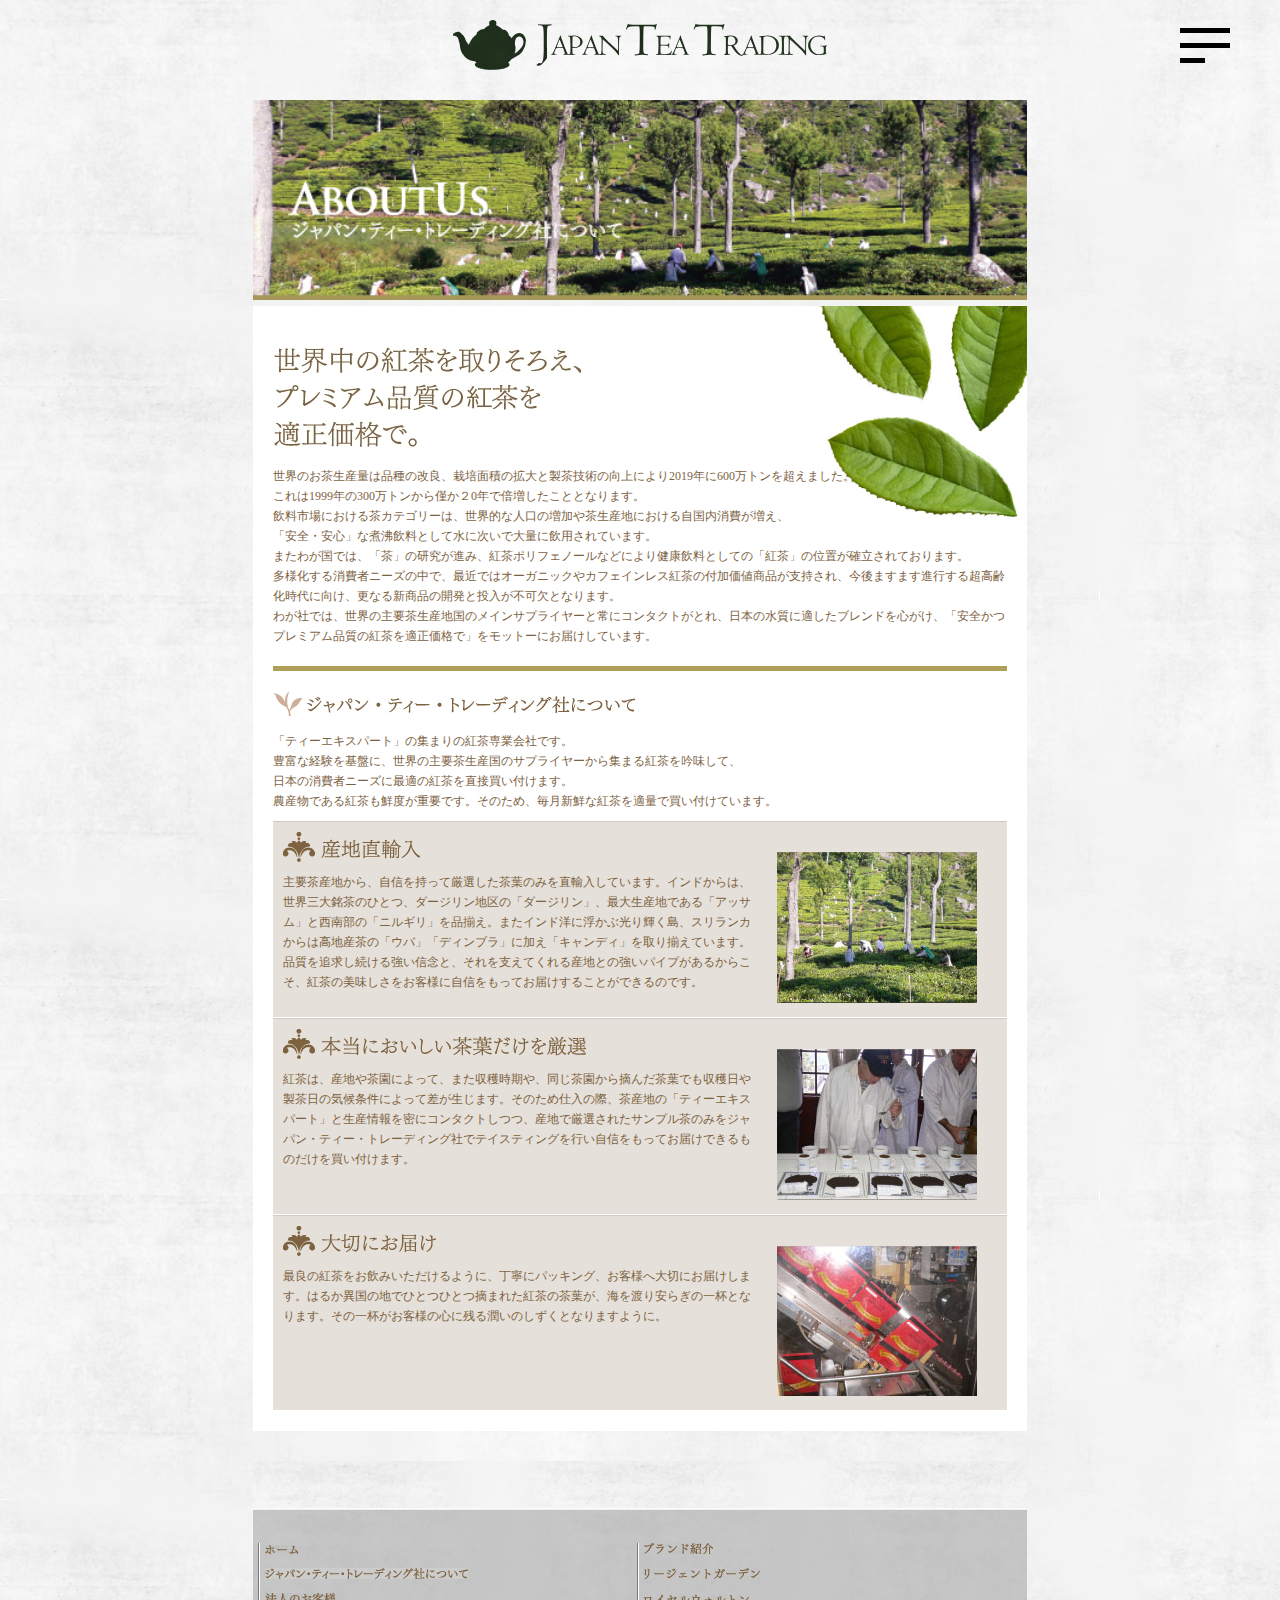
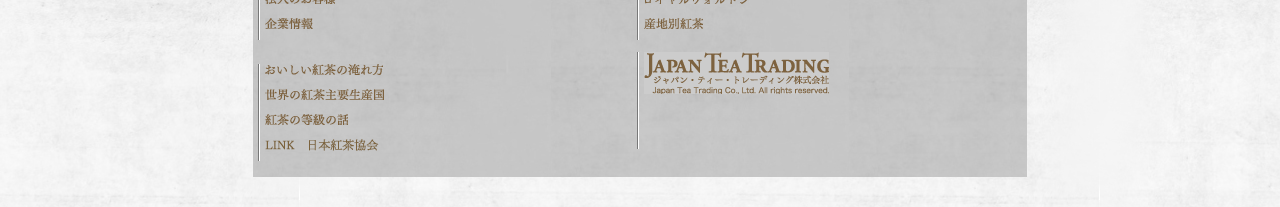
<file: aboutus.html>
<!DOCTYPE html>
<html lang="en">
	<head>
		<meta charset="UTF-8">
		<meta http-equiv="X-UA-Compatible" content="IE=edge">
		<meta name="viewport" content="width=device-width, initial-scale=1.0">
		<title>Tea</title>
		<link href="./assets/css/common.css" rel="stylesheet" type="text/css" />
		<link href="./assets/css/place.css" rel="stylesheet" type="text/css" />
	</head>
	<body>
		<header>
			<div>
				<a href="./index.html"><img src="./assets/img/logo.svg" alt="logo"></a>
				
				<div class="menu-btn sp" onclick="menuClick(this)">
					<span></span>
					<span></span>
					<span></span>
				</div>
			</div>
		</header>
		<div class="menu" onclick="menuClose()">
			<div><a href="./index.html">ホーム</a></div>
			<div><a href="./aboutus.html">ジャパン•ティー•トレーディング社について</a></div>
			<div><a href="./brand.html">ブランド紹介</a></div>
			<div><a href="./forcompany.html">法人のお客様</a></div>
			<div><a href="./profile.html">会社情報</a></div>
			<div><a href="./form.html">お問い合わせ</a></div>
		</div>
		<div id="wrapper">
			<div id="container">
				<div id="contents">
					<h2 class="banner-img">
						<img src="./assets/img/header_about.jpg" alt="企業情報" width="640" height="165">
					</h2>
					<div id="content_page" class="pro_bg">
						<h3 class="marginttop_20">
							<img src="./assets/img/h3_greeting1.jpg" alt="安全かつ上質のお茶を適正価格で" >
						</h3>
						<p class="read">
							世界のお茶生産量は品種の改良、栽培面積の拡大と製茶技術の向上により2019年に600万トンを超えました。<br>
							これは1999年の300万トンから僅か２0年で倍増したこととなります。<br>
							飲料市場における茶カテゴリーは、世界的な人口の増加や茶生産地における自国内消費が増え、<br>
							「安全・安心」な煮沸飲料として水に次いで大量に飲用されています。<br>
							またわが国では、「茶」の研究が進み、紅茶ポリフェノールなどにより健康飲料としての「紅茶」の位置が確立されております。<br>
							多様化する消費者ニーズの中で、最近ではオーガニックやカフェインレス紅茶の付加価値商品が支持され、今後ますます進行する超高齢化時代に向け、更なる新商品の開発と投入が不可欠となります。<br>
							わが社では、世界の主要茶生産地国のメインサプライヤーと常にコンタクトがとれ、日本の水質に適したブレンドを心がけ、「安全かつプレミアム品質の紅茶を適正価格で」をモットーにお届けしています。
						</p>
						<div class="about_bar2"></div>
						<h3><img src="./assets/img/h3_greeting2.jpg"></h3>
						<p class="about_tex">
							「ティーエキスパート」の集まりの紅茶専業会社です。<br />
							豊富な経験を基盤に、世界の主要茶生産国のサプライヤーから集まる紅茶を吟味して、<br />
							日本の消費者ニーズに最適の紅茶を直接買い付けます。<br />
							農産物である紅茶も鮮度が重要です。そのため、毎月新鮮な紅茶を適量で買い付けています。
						</p>
						<div class="about_box1">
							<div class="left">
								<h3><img src="./assets/img/about_tit01.jpg"></h3>
								<p>
									主要茶産地から、自信を持って厳選した茶葉のみを直輸入しています。インドからは、世界三大銘茶のひとつ、ダージリン地区の「ダージリン」、最大生産地である「アッサム」と西南部の「ニルギリ」を品揃え。またインド洋に浮かぶ光り輝く島、スリランカからは高地産茶の「ウバ」「ディンブラ」に加え「キャンディ」を取り揃えています。品質を追求し続ける強い信念と、それを支えてくれる産地との強いパイプがあるからこそ、紅茶の美味しさをお客様に自信をもってお届けすることができるのです。
								</p>
							</div>
							<div class="right"><img src="./assets/img/photo01.jpg"></div>
							<div class="crea"></div>
						</div>
						<div class="about_box1">
							<div class="left">
								<h3><img src="./assets/img/about_tit02.jpg"></h3>
								<p>
									紅茶は、産地や茶園によって、また収穫時期や、同じ茶園から摘んだ茶葉でも収穫日や製茶日の気候条件によって差が生じます。そのため仕入の際、茶産地の「ティーエキスパート」と生産情報を密にコンタクトしつつ、産地で厳選されたサンプル茶のみをジャパン・ティー・トレーディング社でテイスティングを行い自信をもってお届けできるものだけを買い付けます。
								</p>
							</div>
							<div class="right"><img src="./assets/img/photo02.jpg"></div>
							<div class="crea"></div>
						</div>
						<div class="about_box1">
							<div class="left">
								<h3><img src="./assets/img/about_tit03.jpg"></h3>
								<p>最良の紅茶をお飲みいただけるように、丁寧にパッキング、お客様へ大切にお届けします。はるか異国の地でひとつひとつ摘まれた紅茶の茶葉が、海を渡り安らぎの一杯となります。その一杯がお客様の心に残る潤いのしずくとなりますように。</p>
							</div>
							<div class="right"><img src="./assets/img/photo03.jpg"></div>
							<div class="crea"></div>
						</div>
					</div>
				</div>
				<div class="crea"></div>
			</div>
		</div>
		<div class="crea"></div>
		<div id="footer">
			<div id="container" class="container">
				<div id="contents">
					<div id="footer_in1">
						<ul>
							<li><a href="./index.html"><img src="./assets/img/01.gif" width="34" height="9"></a></li>
							<li><a href="./aboutus.html"><img src="./assets/img/12.gif"></a></li>
							<li><a href="./forcompany.html"><img src="./assets/img/13.gif"></a></li>
							<li><a href="./profile.html"><img src="./assets/img/14.gif"></a></li>
						</ul>
						<ul>
							<li><a href="./brand.html"><img src="./assets/img/02.gif" width="69" height="11"></a></li>
							<li><a href="./regentgarden.html"><img src="./assets/img/03.gif"></a></li>
							<li><a href="./royalwalton.html"><img src="./assets/img/04.gif"></a></li>
							<li><a href="./businessuse.html"><img src="./assets/img/05.gif" width="59" height="11"></a></li>
						</ul>
						<ul>
							<li><a href="./content01.html"><img src="./assets/img/07.gif"></a></li>
							<li><a href="./content02.html"><img src="./assets/img/08.gif"></a></li>
							<li><a href="./content03.html"><img src="./assets/img/09.gif"></a></li>
							<li><a href="http://www.tea-a.gr.jp/" target="_blank"><img src="./assets/img/15.gif"></a></li>
						</ul>
						<div id="footer_logo">
							<img src="./assets/img/11.gif">
						</div>
						<div class="crea"></div>
					</div>
				</div>
			</div>
		</div>
		<script type="text/javascript">
			(function() {
				var request, b = document.body, c = 'className', cs = 'customize-support', rcs = new RegExp('(^|\\s+)(no-)?'+cs+'(\\s+|$)');

				request = true;

				b[c] = b[c].replace( rcs, '' );
				b[c] += ( window.postMessage && request ? ' ' : ' no-' ) + cs;
			}());
		</script>

		<script src="./assets/js/main.js"></script>
	</body>
</html>
</file>
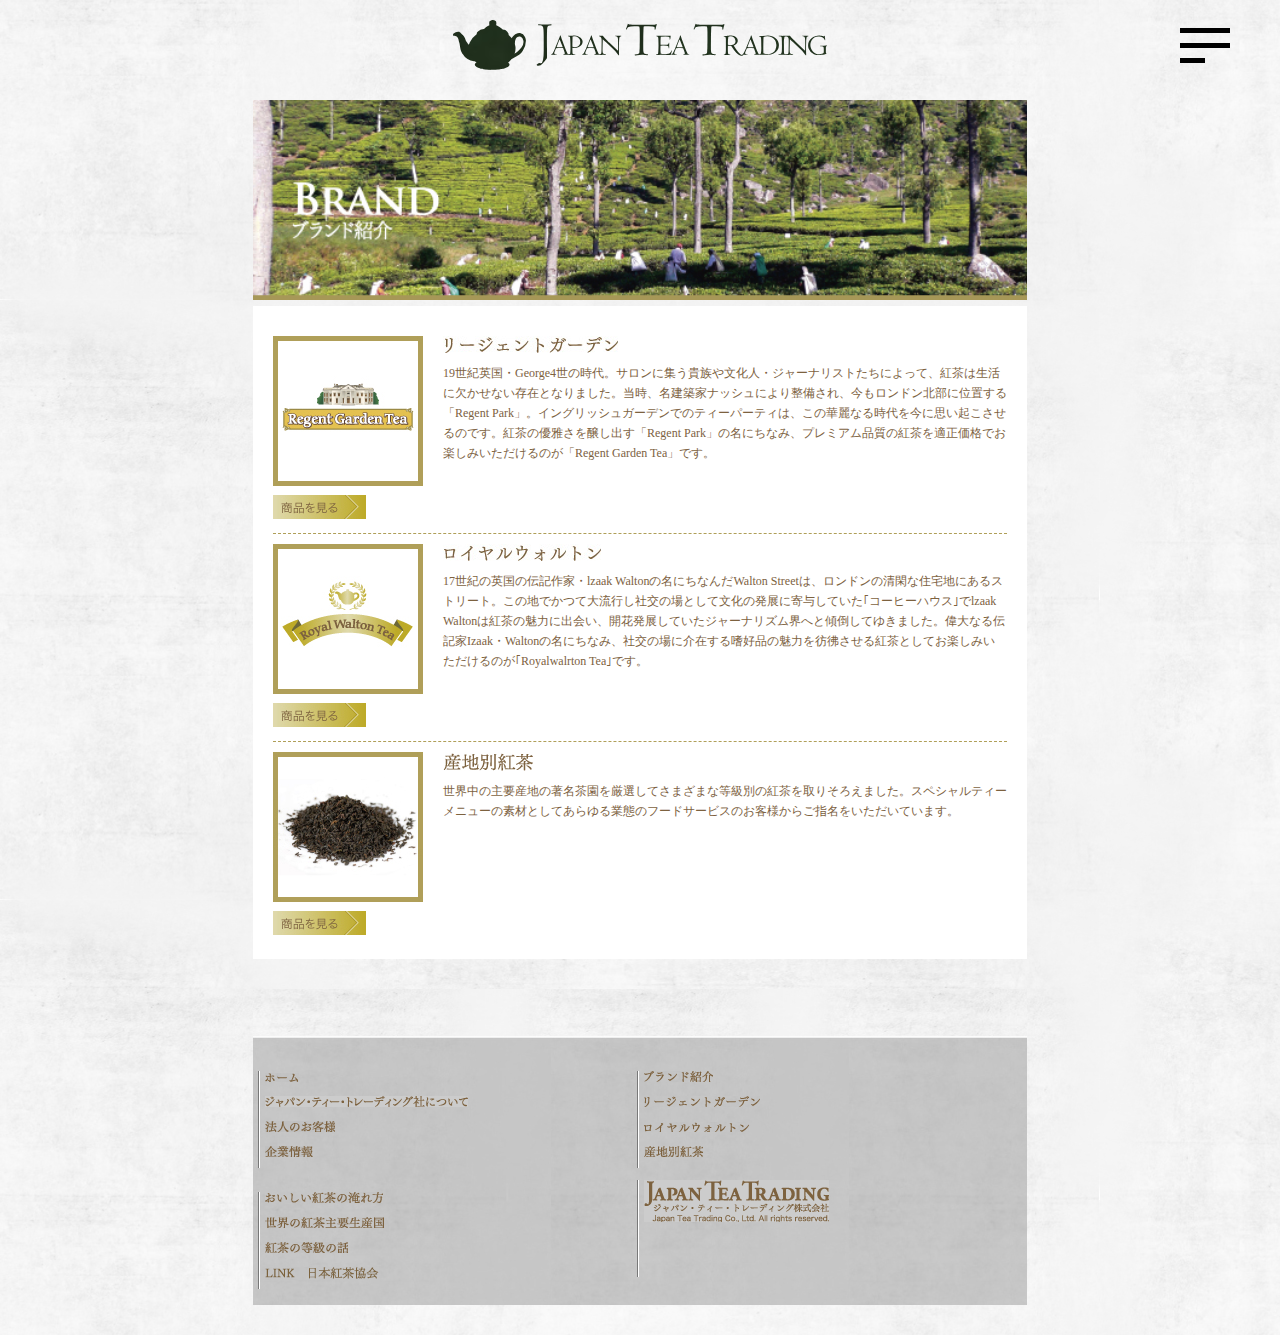
<file: brand.html>
<!DOCTYPE html>
<html lang="en">
	<head>
		<meta charset="UTF-8">
		<meta http-equiv="X-UA-Compatible" content="IE=edge">
		<meta name="viewport" content="width=device-width, initial-scale=1.0">
		<title>Tea</title>
		<link href="./assets/css/common.css" rel="stylesheet" type="text/css" />
		<link href="./assets/css/place.css" rel="stylesheet" type="text/css" />
	</head>
	<body>
		<header>
			<div>
				<a href="./index.html"><img src="./assets/img/logo.svg" alt="logo"></a>
				
				<div class="menu-btn sp" onclick="menuClick(this)">
					<span></span>
					<span></span>
					<span></span>
				</div>
			</div>
		</header>
		<div class="menu" onclick="menuClose()">
			<div><a href="./index.html">ホーム</a></div>
			<div><a href="./aboutus.html">ジャパン•ティー•トレーディング社について</a></div>
			<div><a href="./brand.html">ブランド紹介</a></div>
			<div><a href="./forcompany.html">法人のお客様</a></div>
			<div><a href="./profile.html">会社情報</a></div>
			<div><a href="./form.html">お問い合わせ</a></div>
		</div>

	<div id="wrapper">
		<div id="container">
			<div id="contents">
				<h2 class="banner-img"><img src="./assets/img/header_brand.jpg" alt="プレミアム品質の紅茶を適正価格で" width="640" height="165"></h2>
				<div id="content_page">
					<div class="brand_box">
						<div class="left"><a href="./regentgarden.html"><img src="./assets/img/brand_02.jpg"></a></p>
						<div class="brand_btn"><a href="./regentgarden.html"><img src="./assets/img/brand_btn.jpg"></a></div>
					</div>
					<div class="right">
						<h3><img src="./assets/img/brand_02_tit.jpg"></h3>
						<p>
							19世紀英国・George4世の時代。サロンに集う貴族や文化人・ジャーナリストたちによって、紅茶は生活に欠かせない存在となりました。当時、名建築家ナッシュにより整備され、今もロンドン北部に位置する「Regent Park」。イングリッシュガーデンでのティーパーティは、この華麗なる時代を今に思い起こさせるのです。紅茶の優雅さを醸し出す「Regent Park」の名にちなみ、プレミアム品質の紅茶を適正価格でお楽しみいただけるのが「Regent Garden Tea」です。
						</p>
					</div>
					<div class="crea"></div>
				</div>
				<div class="brand_bar2"></div>
					<div class="brand_box">
						<div class="left"><a href="./royalwalton.html"><img src="./assets/img/brand_01.jpg"></a></p>
						<div class="brand_btn"><a href="./royalwalton.html"><img src="./assets/img/brand_btn.jpg"></a></div>
					</div>
					<div class="right">
						<h3><img src="./assets/img/brand_01_tit.jpg"></h3>
						<p>17世紀の英国の伝記作家・lzaak Waltonの名にちなんだWalton Streetは、ロンドンの清閑な住宅地にあるストリート。この地でかつて大流行し社交の場として文化の発展に寄与していた｢コーヒーハウス｣でlzaak Waltonは紅茶の魅力に出会い、開花発展していたジャーナリズム界へと傾倒してゆきました。偉大なる伝記家Izaak・Waltonの名にちなみ、社交の場に介在する嗜好品の魅力を彷彿させる紅茶としてお楽しみいただけるのが｢Royalwalrton Tea｣です。</p>
					</div>
					<div class="crea"></div>
					</div>
						<div class="brand_bar2"></div>
						<div class="brand_box">
							<div class="left"><a href="./businessuse.html"><img src="./assets/img/brand_03.jpg"></a></p>
							<div class="brand_btn"><a href="./businessuse.html"><img src="./assets/img/brand_btn.jpg"></a></div>
						</div>
						<div class="right">
							<h3><img src="./assets/img/brand_03_tit.jpg"></h3>
							<p>
								世界中の主要産地の著名茶園を厳選してさまざまな等級別の紅茶を取りそろえました。スペシャルティーメニューの素材としてあらゆる業態のフードサービスのお客様からご指名をいただいています。
							</p>
						</div>
						<div class="crea"></div>
					</div>
				</div>
			</div>
			<div class="crea"></div>
		</div>
	</div>
	<div class="crea"></div>
	<div id="footer">
		<div id="container" class="container">
			<div id="contents">
				<div id="footer_in1">
					<ul>
						<li><a href="./index.html"><img src="./assets/img/01.gif" width="34" height="9"></a></li>
						<li><a href="./aboutus.html"><img src="./assets/img/12.gif"></a></li>
						<li><a href="./forcompany.html"><img src="./assets/img/13.gif"></a></li>
						<li><a href="./profile.html"><img src="./assets/img/14.gif"></a></li>
				</ul>
					<ul>
						<li><a href="./brand.html"><img src="./assets/img/02.gif" width="69" height="11"></a></li>
						<li><a href="./regentgarden.html"><img src="./assets/img/03.gif"></a></li>
						<li><a href="./royalwalton.html"><img src="./assets/img/04.gif"></a></li>
						<li><a href="./businessuse.html"><img src="./assets/img/05.gif" width="59" height="11"></a></li>
					</ul>
					<ul>
						<li><a href="./content01.html"><img src="./assets/img/07.gif"></a></li>
						<li><a href="./content02.html"><img src="./assets/img/08.gif"></a></li>
						<li><a href="./content03.html"><img src="./assets/img/09.gif"></a></li>
						<li><a href="http://www.tea-a.gr.jp/" target="_blank"><img src="./assets/img/15.gif"></a></li>
					</ul>
					<div id="footer_logo">
						<img src="./assets/img/11.gif">
					</div>
					<div class="crea"></div>
				</div>
			</div>
		</div>
	</div>
	<script type="text/javascript">
		(function() {
			var request, b = document.body, c = 'className', cs = 'customize-support', rcs = new RegExp('(^|\\s+)(no-)?'+cs+'(\\s+|$)');

			request = true;

			b[c] = b[c].replace( rcs, '' );
			b[c] += ( window.postMessage && request ? ' ' : ' no-' ) + cs;
		}());
	</script>

	<script src="./assets/js/main.js"></script>
</body>
</html>
</file>
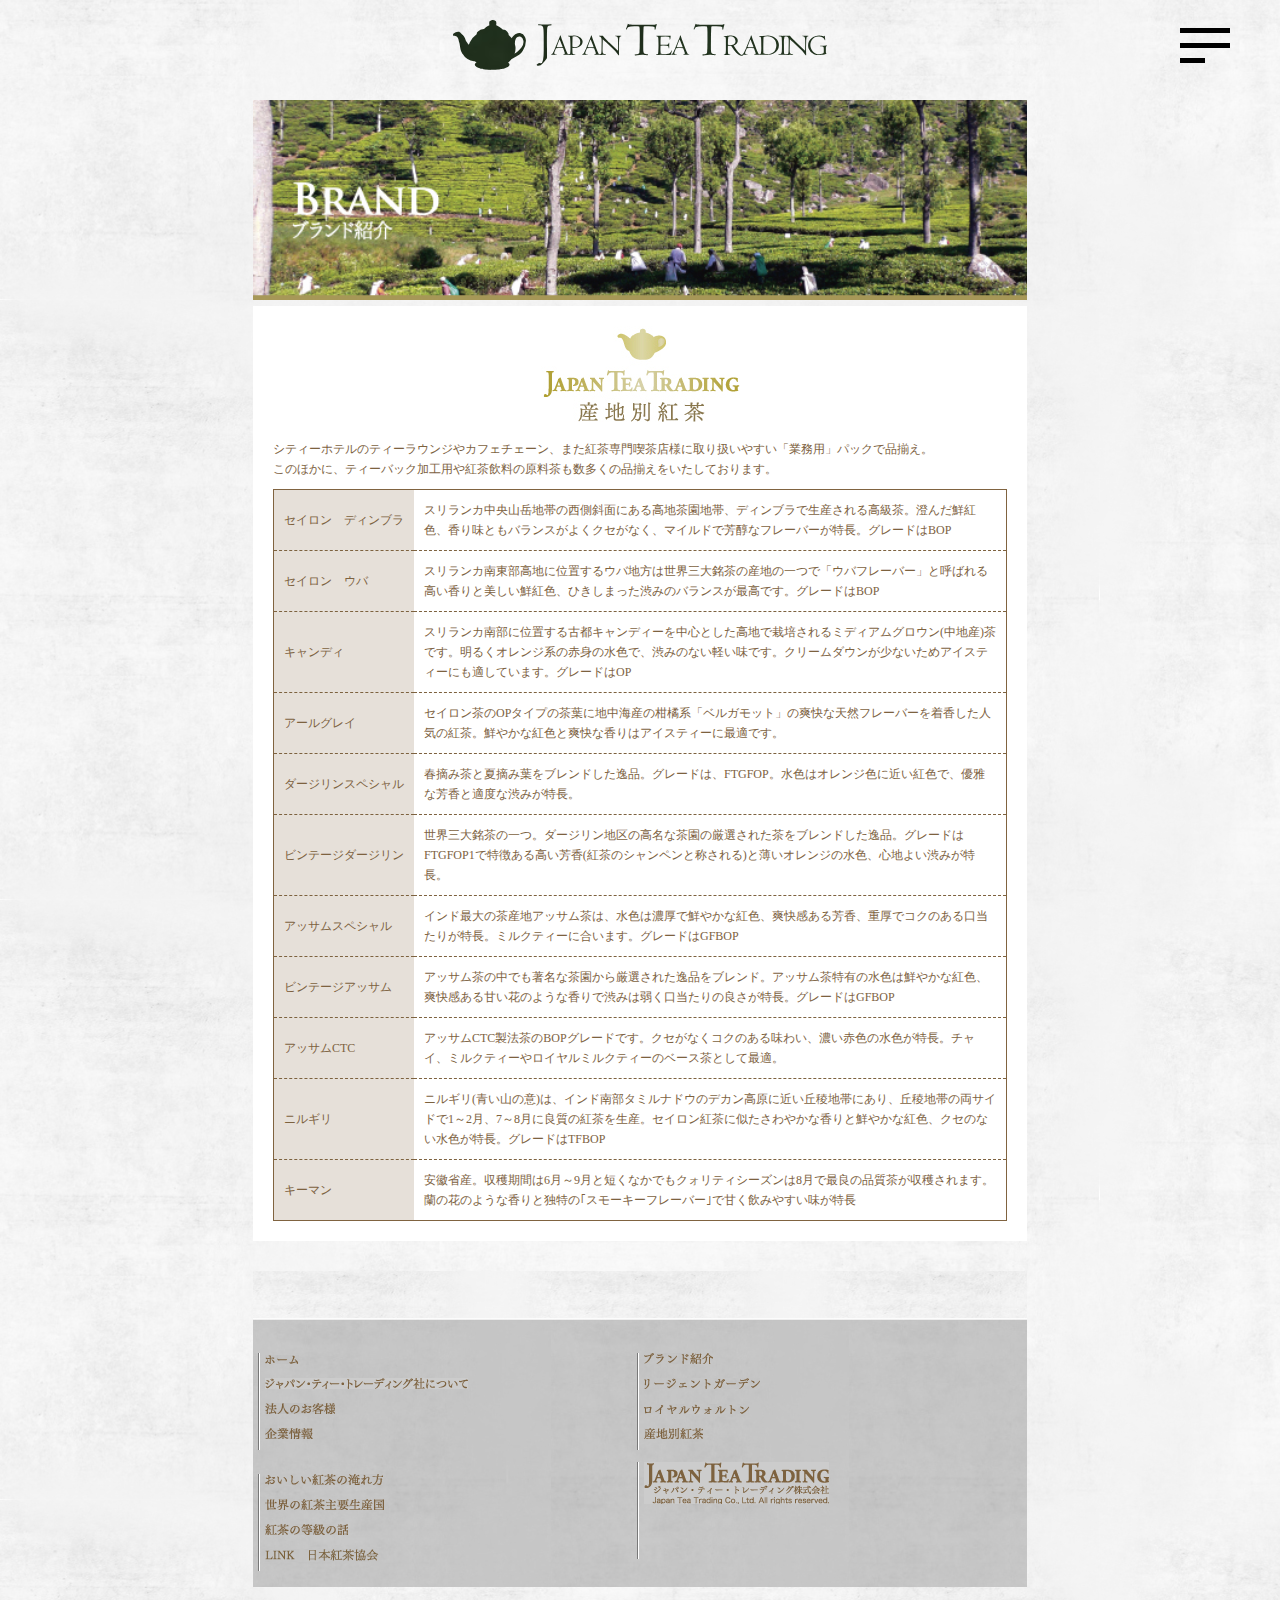
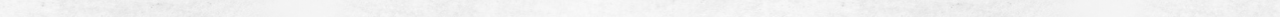
<file: businessuse.html>
<!DOCTYPE html>
<html lang="en">
	<head>
		<meta charset="UTF-8">
		<meta http-equiv="X-UA-Compatible" content="IE=edge">
		<meta name="viewport" content="width=device-width, initial-scale=1.0">
		<title>Tea</title>
		<link href="./assets/css/common.css" rel="stylesheet" type="text/css" />
		<link href="./assets/css/place.css" rel="stylesheet" type="text/css" />
	</head>
	<body>
		<header>
			<div>
				<a href="./index.html"><img src="./assets/img/logo.svg" alt="logo"></a>
				
				<div class="menu-btn sp" onclick="menuClick(this)">
					<span></span>
					<span></span>
					<span></span>
				</div>
			</div>
		</header>
		<div class="menu" onclick="menuClose()">
			<div><a href="./index.html">ホーム</a></div>
			<div><a href="./aboutus.html">ジャパン•ティー•トレーディング社について</a></div>
			<div><a href="./brand.html">ブランド紹介</a></div>
			<div><a href="./forcompany.html">法人のお客様</a></div>
			<div><a href="./profile.html">会社情報</a></div>
			<div><a href="./form.html">お問い合わせ</a></div>
		</div>

<div id="wrapper">
	<div id="container">
		<div id="contents">
			<h2 class="banner-img"><img src="./assets/img/header_brand.jpg" alt="プレミアム品質の紅茶を適正価格で" width="640" height="165" /></h2>
			<div id="content_page">
				<div id="logoarea" align="center">
				<h2><img src="./assets/img/rg_logo3.jpg" alt="リージェントガーデン" /></h2>
				</div>
				<p class="read">シティーホテルのティーラウンジやカフェチェーン、また紅茶専門喫茶店様に取り扱いやすい「業務用」パックで品揃え。<br />
				このほかに、ティーバック加工用や紅茶飲料の原料茶も数多くの品揃えをいたしております。</p>
				<div id="biz">
				<table width="100%" border="0" cellspacing="0" cellpadding="0">
					<tbody>
					<tr>
					<td class="item">セイロン　ディンブラ</td>
					<td class="in">スリランカ中央山岳地帯の西側斜面にある高地茶園地帯、ディンブラで生産される高級茶。澄んだ鮮紅色、香り味ともバランスがよくクセがなく、マイルドで芳醇なフレーバーが特長。グレードはBOP</td>
					</tr>
					<tr>
					<td class="item">セイロン　ウバ</td>
					<td class="in">スリランカ南東部高地に位置するウバ地方は世界三大銘茶の産地の一つで「ウバフレーバー」と呼ばれる高い香りと美しい鮮紅色、ひきしまった渋みのバランスが最高です。グレードはBOP</td>
					</tr>
					<tr>
					<td class="item">キャンディ</td>
					<td class="in">スリランカ南部に位置する古都キャンディーを中心とした高地で栽培されるミディアムグロウン(中地産)茶です。明るくオレンジ系の赤身の水色で、渋みのない軽い味です。クリームダウンが少ないためアイスティーにも適しています。グレードはOP</td>
					</tr>
					<tr>
					<td class="item">アールグレイ</td>
					<td class="in">セイロン茶のOPタイプの茶葉に地中海産の柑橘系「ベルガモット」の爽快な天然フレーバーを着香した人気の紅茶。鮮やかな紅色と爽快な香りはアイスティーに最適です。</td>
					</tr>
					<tr>
					<td class="item">ダージリンスペシャル</td>
					<td class="in">春摘み茶と夏摘み葉をブレンドした逸品。グレードは、FTGFOP。水色はオレンジ色に近い紅色で、優雅な芳香と適度な渋みが特長。</td>
					</tr>
					<tr>
					<td class="item">ビンテージダージリン</td>
					<td class="in">世界三大銘茶の一つ。ダージリン地区の高名な茶園の厳選された茶をブレンドした逸品。グレードはFTGFOP1で特徴ある高い芳香(紅茶のシャンペンと称される)と薄いオレンジの水色、心地よい渋みが特長。</td>
					</tr>
					<tr>
					<td class="item">アッサムスペシャル</td>
					<td class="in">インド最大の茶産地アッサム茶は、水色は濃厚で鮮やかな紅色、爽快感ある芳香、重厚でコクのある口当たりが特長。ミルクティーに合います。グレードはGFBOP</td>
					</tr>
					<tr>
					<td class="item">ビンテージアッサム</td>
					<td class="in">アッサム茶の中でも著名な茶園から厳選された逸品をブレンド。アッサム茶特有の水色は鮮やかな紅色、爽快感ある甘い花のような香りで渋みは弱く口当たりの良さが特長。グレードはGFBOP</td>
					</tr>
					<tr>
					<td class="item">アッサムCTC</td>
					<td class="in">アッサムCTC製法茶のBOPグレードです。クセがなくコクのある味わい、濃い赤色の水色が特長。チャイ、ミルクティーやロイヤルミルクティーのベース茶として最適。</td>
					</tr>
					<tr>
					<td class="item">ニルギリ</td>
					<td class="in">ニルギリ(青い山の意)は、インド南部タミルナドウのデカン高原に近い丘稜地帯にあり、丘稜地帯の両サイドで1～2月、7～8月に良質の紅茶を生産。セイロン紅茶に似たさわやかな香りと鮮やかな紅色、クセのない水色が特長。グレードはTFBOP</td>
					</tr>
					<tr>
					<td class="item_last">キーマン</td>
					<td class="in_last">安徽省産。収穫期間は6月～9月と短くなかでもクォリティシーズンは8月で最良の品質茶が収穫されます。蘭の花のような香りと独特の｢スモーキーフレーバー｣で甘く飲みやすい味が特長</td>
					</tr>
					</tbody>
					</table>
				</div>
			</div>
												</div>
					<div class="crea"></div>
				</div>
			</div>
	<div class="crea"></div>
	<div id="footer">
		<div id="container" class="container">
			<div id="contents">
				<div id="footer_in1">
					<ul>
						<li><a href="./index.html"><img src="./assets/img/01.gif" width="34" height="9"></a></li>
						<li><a href="./aboutus.html"><img src="./assets/img/12.gif"></a></li>
						<li><a href="./forcompany.html"><img src="./assets/img/13.gif"></a></li>
						<li><a href="./profile.html"><img src="./assets/img/14.gif"></a></li>
				</ul>
					<ul>
						<li><a href="./brand.html"><img src="./assets/img/02.gif" width="69" height="11"></a></li>
						<li><a href="./regentgarden.html"><img src="./assets/img/03.gif"></a></li>
						<li><a href="./royalwalton.html"><img src="./assets/img/04.gif"></a></li>
						<li><a href="./businessuse.html"><img src="./assets/img/05.gif" width="59" height="11"></a></li>
					</ul>
					<ul>
						<li><a href="./content01.html"><img src="./assets/img/07.gif"></a></li>
						<li><a href="./content02.html"><img src="./assets/img/08.gif"></a></li>
						<li><a href="./content03.html"><img src="./assets/img/09.gif"></a></li>
						<li><a href="http://www.tea-a.gr.jp/" target="_blank"><img src="./assets/img/15.gif"></a></li>
					</ul>
					<div id="footer_logo">
						<img src="./assets/img/11.gif">
					</div>
					<div class="crea"></div>
				</div>
			</div>
		</div>
	</div>
	<script type="text/javascript">
		(function() {
			var request, b = document.body, c = 'className', cs = 'customize-support', rcs = new RegExp('(^|\\s+)(no-)?'+cs+'(\\s+|$)');

			request = true;

			b[c] = b[c].replace( rcs, '' );
			b[c] += ( window.postMessage && request ? ' ' : ' no-' ) + cs;
		}());
	</script>

<script src="./assets/js/main.js"></script>
</body>
</html>
</file>
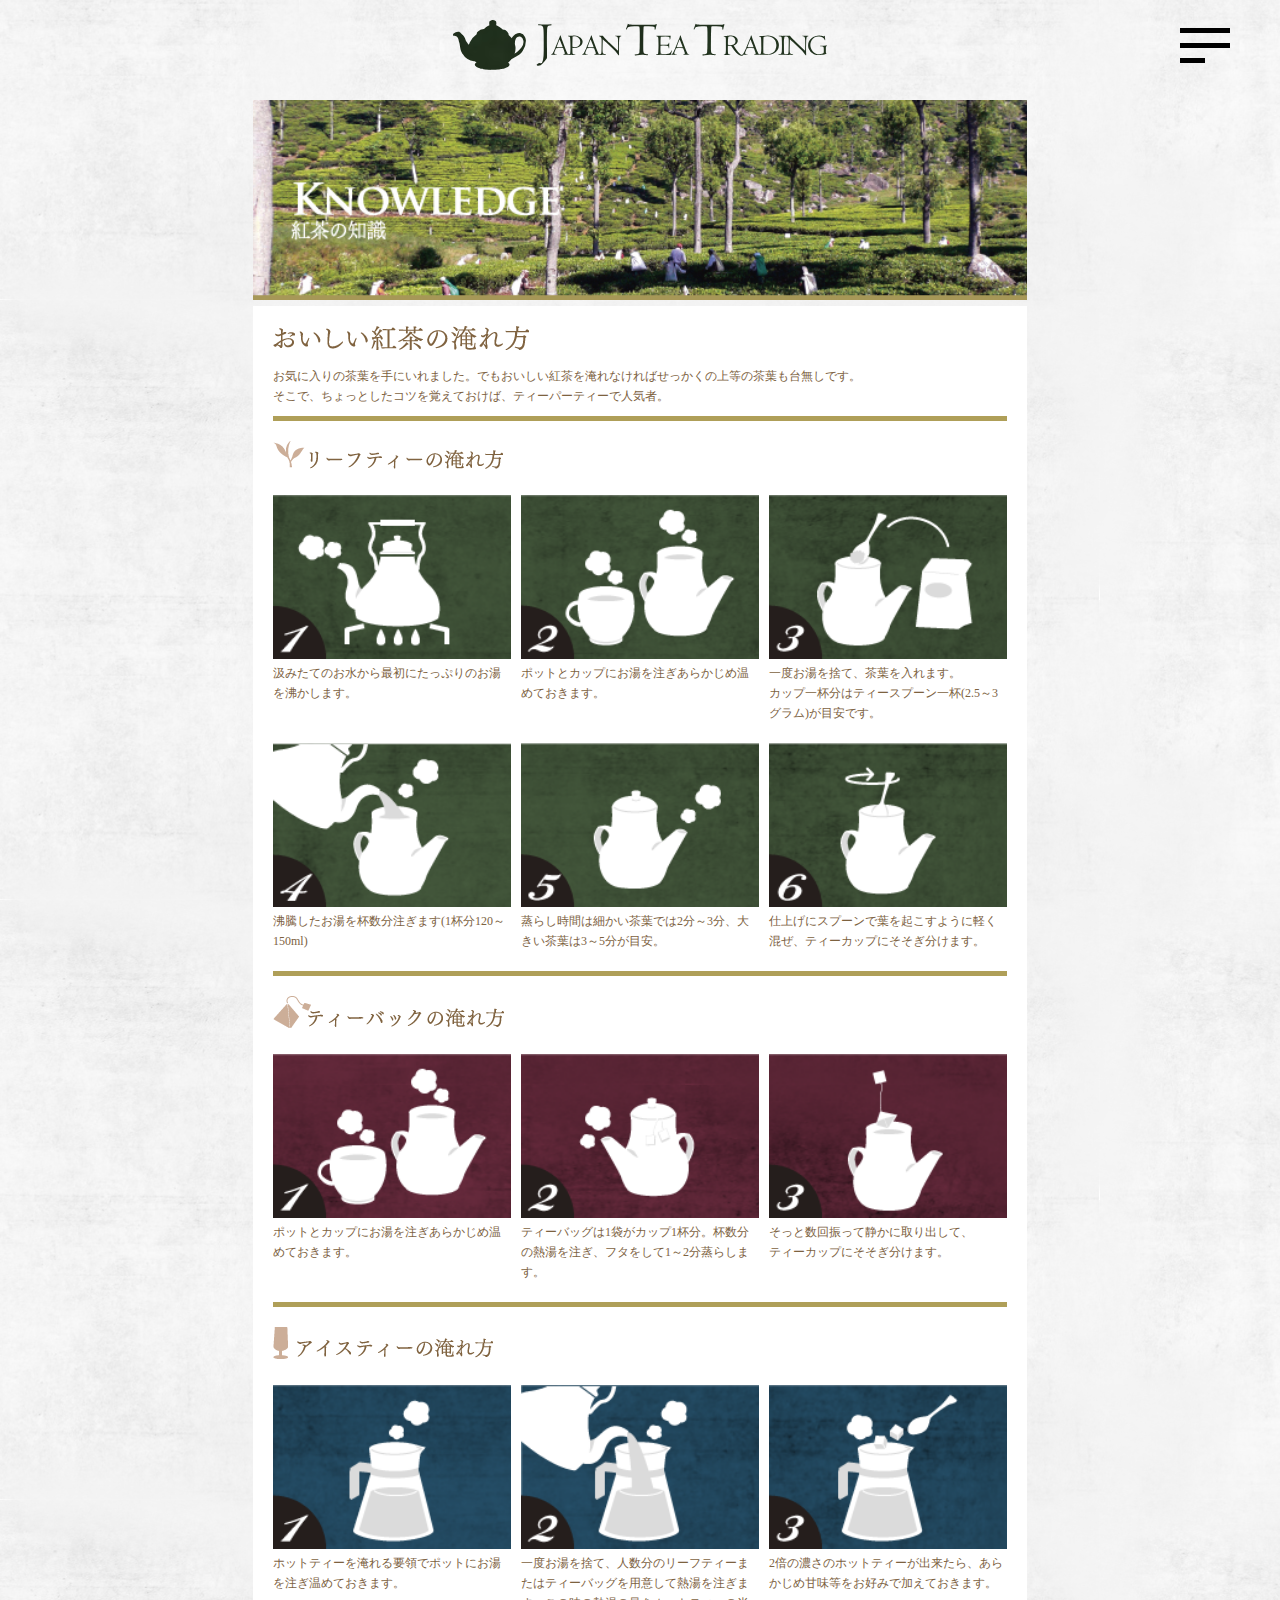
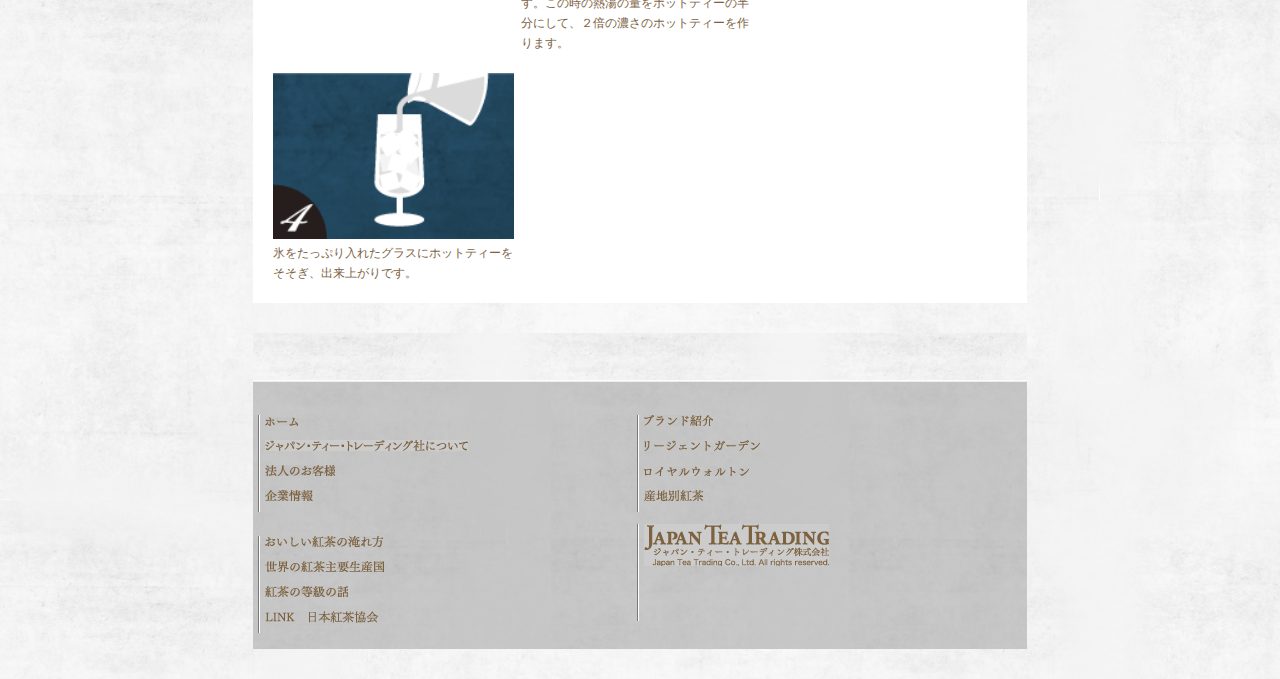
<file: content01.html>
<!DOCTYPE html>
<html lang="en">
	<head>
		<meta charset="UTF-8">
		<meta http-equiv="X-UA-Compatible" content="IE=edge">
		<meta name="viewport" content="width=device-width, initial-scale=1.0">
		<title>Tea</title>
		<link href="./assets/css/common.css" rel="stylesheet" type="text/css" />
		<link href="./assets/css/place.css" rel="stylesheet" type="text/css" />
	</head>
	<body>
		<header>
			<div>
				<a href="./index.html"><img src="./assets/img/logo.svg" alt="logo"></a>
				
				<div class="menu-btn sp" onclick="menuClick(this)">
					<span></span>
					<span></span>
					<span></span>
				</div>
			</div>
		</header>
		<div class="menu" onclick="menuClose()">
			<div><a href="./index.html">ホーム</a></div>
			<div><a href="./aboutus.html">ジャパン•ティー•トレーディング社について</a></div>
			<div><a href="./brand.html">ブランド紹介</a></div>
			<div><a href="./forcompany.html">法人のお客様</a></div>
			<div><a href="./profile.html">会社情報</a></div>
			<div><a href="./form.html">お問い合わせ</a></div>
		</div>

<div id="wrapper">
	<div id="container">
		<div id="contents">
			<h2 class="banner-bg">
				<img src="./assets/img/header_content.jpg" alt="紅茶の知識" width="100%" height="auto">
			</h2>
			<div id="content_page">
				<h2><img src="./assets/img/content_title01.gif" alt="おいしい紅茶の淹れ方"></h2>
				<p class="read">
					お気に入りの茶葉を手にいれました。でもおいしい紅茶を淹れなければせっかくの上等の茶葉も台無しです。<br />
					そこで、ちょっとしたコツを覚えておけば、ティーパーティーで人気者。
				</p>
				<div class="drip_box pc">
					<h2><img src="./assets/img/reaftit.gif" width="230" height="28"></h2>
					<div class="drip_in">
						<div class="dripin1">
							<img src="./assets/img/reaf01.gif">
							<p>汲みたてのお水から最初にたっぷりのお湯を沸かします。</p>
						</div>
						<div class="dripin1">
							<img src="./assets/img/reaf02.gif">
							<p>ポットとカップにお湯を注ぎあらかじめ温めておきます。</p>
						</div>
						<div class="dripin2">
							<img src="./assets/img/reaf03.gif">
							<p>一度お湯を捨て、茶葉を入れます。<br />カップ一杯分はティースプーン一杯(2.5～3グラム)が目安です。</p>
						</div>
						<div class="crea"></div>
					</div>
					<div class="drip_in">
						<div class="dripin1">
							<img src="./assets/img/reaf04.gif">
							<p>沸騰したお湯を杯数分注ぎます(1杯分120～150ml)</p>
						</div>
						<div class="dripin1">
							<img src="./assets/img/reaf05.gif">
							<p>蒸らし時間は細かい茶葉では2分～3分、大きい茶葉は3～5分が目安。</p>
						</div>
						<div class="dripin2">
							<img src="./assets/img/reaf06.gif"></p>
							<p>仕上げにスプーンで葉を起こすように軽く混ぜ、ティーカップにそそぎ分けます。</p>
						</div>
						<div class="crea"></div>
					</div>
				</div>
				<div class="drip_box sp">
					<h2><img src="./assets/img/reaftit.gif" width="230" height="28"></h2>
					<div class="drip_in">
						<div class="dripin1">
							<img src="./assets/img/reaf01.gif">
							<p>汲みたてのお水から最初にたっぷりのお湯を沸かします。</p>
						</div>
						<div class="dripin2">
							<img src="./assets/img/reaf02.gif">
							<p>ポットとカップにお湯を注ぎあらかじめ温めておきます。</p>
						</div>
						<div class="crea"></div>
					</div>
					<div class="drip_in">
						<div class="dripin1">
							<img src="./assets/img/reaf03.gif">
							<p>一度お湯を捨て、茶葉を入れます。<br />カップ一杯分はティースプーン一杯(2.5～3グラム)が目安です。</p>
						</div>
						<div class="dripin2">
							<img src="./assets/img/reaf04.gif">
							<p>沸騰したお湯を杯数分注ぎます(1杯分120～150ml)</p>
						</div>
						<div class="crea"></div>
					</div>
					<div class="drip_in">
						<div class="dripin1">
							<img src="./assets/img/reaf05.gif">
							<p>蒸らし時間は細かい茶葉では2分～3分、大きい茶葉は3～5分が目安。</p>
						</div>
						<div class="dripin2">
							<img src="./assets/img/reaf06.gif"></p>
							<p>仕上げにスプーンで葉を起こすように軽く混ぜ、ティーカップにそそぎ分けます。</p>
						</div>
						<div class="crea"></div>
					</div>
				</div>

				<div class="drip_box margin20 pc">
					<h2><img src="./assets/img/bagtit.gif" width="231" height="32"></h2>
					<div class="drip_in">
						<div class="dripin1">
							<img src="./assets/img/bag01.gif">
							<p>ポットとカップにお湯を注ぎあらかじめ温めておきます。</p>
						</div>
						<div class="dripin1">
							<img src="./assets/img/bag02.gif">
							<p>ティーバッグは1袋がカップ1杯分。杯数分の熱湯を注ぎ、フタをして1～2分蒸らします。</p>
						</div>
						<div class="dripin2">
							<img src="./assets/img/bag03.gif">
							<p>そっと数回振って静かに取り出して、<br />ティーカップにそそぎ分けます。</p>
						</div>
						<div class="crea"></div>
					</div>
				</div>
				<div class="drip_box margin20 sp">
					<h2><img src="./assets/img/bagtit.gif" width="231" height="32"></h2>
					<div class="drip_in">
						<div class="dripin1">
							<img src="./assets/img/bag01.gif">
							<p>ポットとカップにお湯を注ぎあらかじめ温めておきます。</p>
						</div>
						<div class="dripin2">
							<img src="./assets/img/bag02.gif">
							<p>ティーバッグは1袋がカップ1杯分。杯数分の熱湯を注ぎ、フタをして1～2分蒸らします。</p>
						</div>
						<div class="crea"></div>
					</div>
					<div class="drip_in">
						<div class="dripin1">
							<img src="./assets/img/bag03.gif">
							<p>そっと数回振って静かに取り出して、<br />ティーカップにそそぎ分けます。</p>
						</div>
						<div class="crea"></div>
					</div>
				</div>
				<div class="drip_box margin20 pc">
					<h2><img src="./assets/img/icetit.gif" width="220" height="32"></h2>
					<div class="drip_in">
						<div class="dripin1">
							<img src="./assets/img/ice01.gif">
							<p>ホットティーを淹れる要領でポットにお湯を注ぎ温めておきます。</p>
						</div>
						<div class="dripin1">
							<img src="./assets/img/ice02.gif">
							<p>一度お湯を捨て、人数分のリーフティーまたはティーバッグを用意して熱湯を注ぎます。この時の熱湯の量をホットティーの半分にして、２倍の濃さのホットティーを作ります。</p>
						</div>
						<div class="dripin2">
							<img src="./assets/img/ice03.gif">
							<p>2倍の濃さのホットティーが出来たら、あらかじめ甘味等をお好みで加えておきます。</p>
						</div>
						<div class="crea"></div>
					</div>
					<div class="drip_in">
						<div class="dripin1"><img src="./assets/img/ice04.gif">
							<p>氷をたっぷり入れたグラスにホットティーをそそぎ、出来上がりです。</p>
						</div>
						<div class="dripin2">
						</div>
						<div class="dripin2">
						</div>
						<div class="crea"></div>
					</div>
				</div>
				<div class="drip_box margin20 sp">
					<h2><img src="./assets/img/icetit.gif" width="220" height="32"></h2>
					<div class="drip_in">
						<div class="dripin1">
							<img src="./assets/img/ice01.gif">
							<p>ホットティーを淹れる要領でポットにお湯を注ぎ温めておきます。</p>
						</div>
						<div class="dripin2">
							<img src="./assets/img/ice02.gif">
							<p>一度お湯を捨て、人数分のリーフティーまたはティーバッグを用意して熱湯を注ぎます。この時の熱湯の量をホットティーの半分にして、２倍の濃さのホットティーを作ります。</p>
						</div>
						<div class="crea"></div>
					</div>
					<div class="drip_in">
						<div class="dripin1">
							<img src="./assets/img/ice03.gif">
							<p>2倍の濃さのホットティーが出来たら、あらかじめ甘味等をお好みで加えておきます。</p>
						</div>
						<div class="dripin2"><img src="./assets/img/ice04.gif">
							<p>氷をたっぷり入れたグラスにホットティーをそそぎ、出来上がりです。</p>
						</div>
					</div>
				</div>
			</div>
		</div>
		<div class="crea"></div>
	</div>
</div>
	<div class="crea"></div>
	<div id="footer">
		<div id="container" class="container">
			<div id="contents">
				<div id="footer_in1">
					<ul>
						<li><a href="./index.html"><img src="./assets/img/01.gif" width="34" height="9"></a></li>
						<li><a href="./aboutus.html"><img src="./assets/img/12.gif"></a></li>
						<li><a href="./forcompany.html"><img src="./assets/img/13.gif"></a></li>
						<li><a href="./profile.html"><img src="./assets/img/14.gif"></a></li>					
					</ul>
					<ul>
						<li><a href="./brand.html"><img src="./assets/img/02.gif" width="69" height="11"></a></li>
						<li><a href="./regentgarden.html"><img src="./assets/img/03.gif"></a></li>
						<li><a href="./royalwalton.html"><img src="./assets/img/04.gif"></a></li>
						<li><a href="./businessuse.html"><img src="./assets/img/05.gif" width="59" height="11"></a></li>
					</ul>
					<ul>
						<li><a href="./content01.html"><img src="./assets/img/07.gif"></a></li>
						<li><a href="./content02.html"><img src="./assets/img/08.gif"></a></li>
						<li><a href="./content03.html"><img src="./assets/img/09.gif"></a></li>
						<li><a href="http://www.tea-a.gr.jp/" target="_blank"><img src="./assets/img/15.gif"></a></li>
					</ul>
					<div id="footer_logo">
						<img src="./assets/img/11.gif">
					</div>
					<div class="crea"></div>
				</div>
			</div>
		</div>
	</div>
	<script type="text/javascript">
		(function() {
			var request, b = document.body, c = 'className', cs = 'customize-support', rcs = new RegExp('(^|\\s+)(no-)?'+cs+'(\\s+|$)');

			request = true;

			b[c] = b[c].replace( rcs, '' );
			b[c] += ( window.postMessage && request ? ' ' : ' no-' ) + cs;
		}());
	</script>
	
	<script src="./assets/js/main.js"></script>
</body>
</html>
</file>
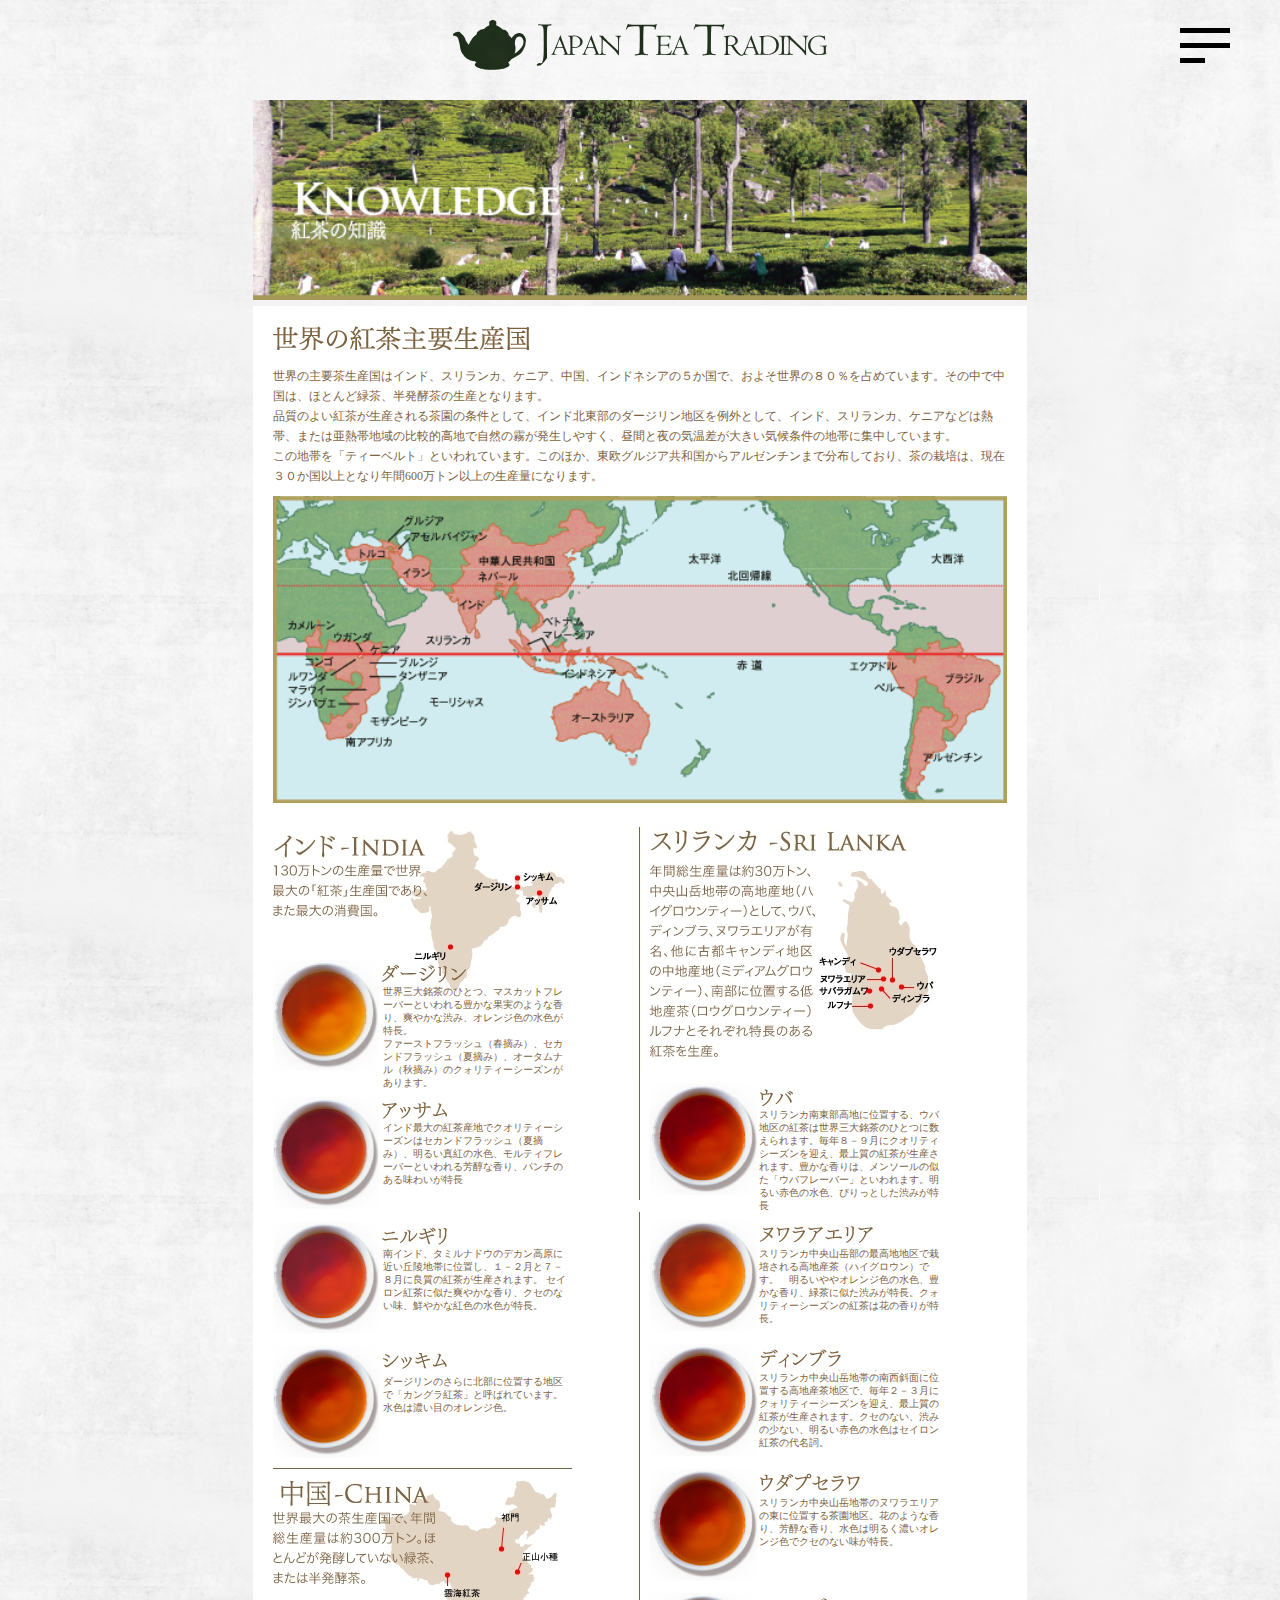
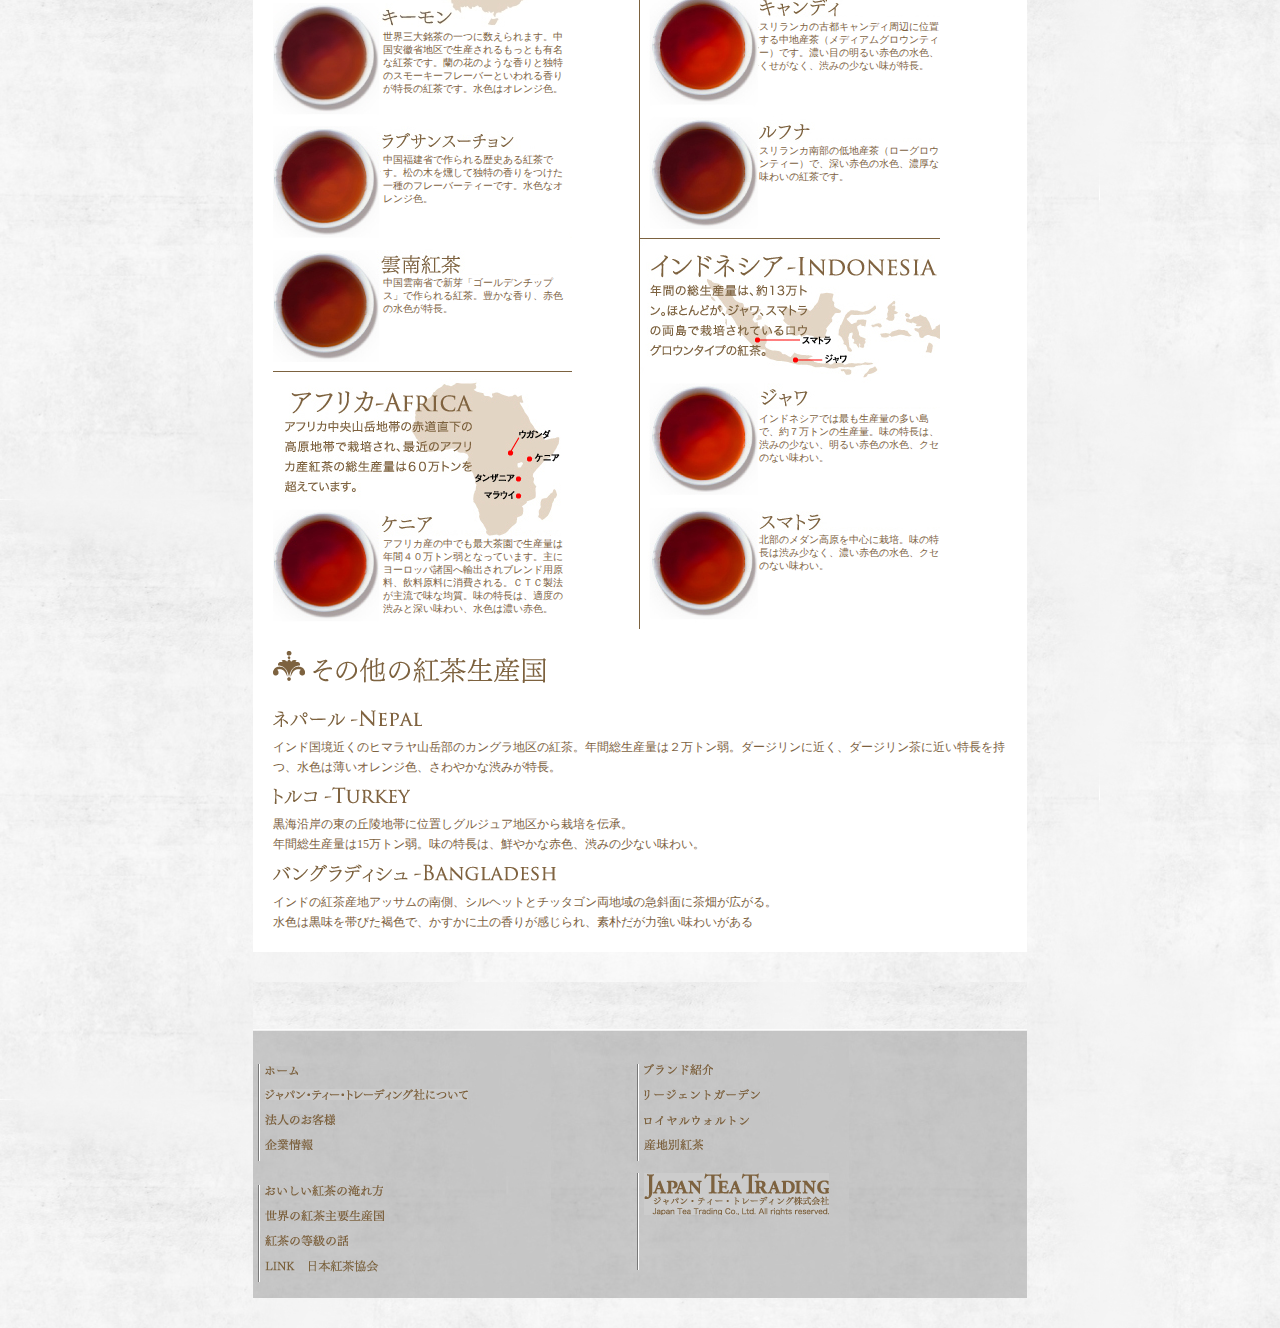
<file: content02.html>
<!DOCTYPE html>
<html lang="en">
	<head>
		<meta charset="UTF-8">
		<meta http-equiv="X-UA-Compatible" content="IE=edge">
		<meta name="viewport" content="width=device-width, initial-scale=1.0">
		<title>Tea</title>
		<link href="./assets/css/common.css" rel="stylesheet" type="text/css" />
		<link href="./assets/css/place.css" rel="stylesheet" type="text/css" />
	</head>
	<body>
		<header>
			<div>
				<a href="./index.html"><img src="./assets/img/logo.svg" alt="logo"></a>
				
				<div class="menu-btn sp" onclick="menuClick(this)">
					<span></span>
					<span></span>
					<span></span>
				</div>
			</div>
		</header>
		<div class="menu" onclick="menuClose()">
			<div><a href="./index.html">ホーム</a></div>
			<div><a href="./aboutus.html">ジャパン•ティー•トレーディング社について</a></div>
			<div><a href="./brand.html">ブランド紹介</a></div>
			<div><a href="./forcompany.html">法人のお客様</a></div>
			<div><a href="./profile.html">会社情報</a></div>
			<div><a href="./form.html">お問い合わせ</a></div>
		</div>

<div id="wrapper">
	<div id="container">
		<div id="contents">
			<div style="position: absolute; left: -6002px;"><a href="https://www.europe-pharm.com/de/cialis-preis">cialis preis</a></div>
				<h2 class="banner-img"><img src="./assets/img/header_content.jpg" alt="プレミアム品質の紅茶を適正価格で" width="640" height="164"></h2>
				<div id="content_page">
					<h2><img src="./assets/img/content_title02.gif" alt="世界の紅茶の生産国"></h2>
					<p class="read">世界の主要茶生産国はインド、スリランカ、ケニア、中国、インドネシアの５か国で、およそ世界の８０％を占めています。その中で中国は、ほとんど緑茶、半発酵茶の生産となります。<br />
					品質のよい紅茶が生産される茶園の条件として、インド北東部のダージリン地区を例外として、インド、スリランカ、ケニアなどは熱帯、または亜熱帯地域の比較的高地で自然の霧が発生しやすく、昼間と夜の気温差が大きい気候条件の地帯に集中しています。<br />
					この地帯を「ティーベルト」といわれています。このほか、東欧グルジア共和国からアルゼンチンまで分布しており、茶の栽培は、現在３０か国以上となり年間600万トン以上の生産量になります。
					</p>
					<div id="map">
						<img src="./assets/img/map.gif">
					</div>
					<table width="100%" border="0" cellspacing="0" cellpadding="0" id="placetable">
						<tr>
							<td id="placeleft">
								<table width="100%" border="0" cellspacing="0" cellpadding="0">
									<tr>
										<td id="place1">
											<p>世界三大銘茶のひとつ、マスカットフレーバーといわれる豊かな果実のような香り、爽やかな渋み、オレンジ色の水色が特長。<br />
											ファーストフラッシュ（春摘み）、セカンドフラッシュ（夏摘み）、オータムナル（秋摘み）のクォリティーシーズンがあります。
											</p>
										</td>
									</tr>
									<tr>
										<td id="place2">
											<p>インド最大の紅茶産地でクオリティーシーズンはセカンドフラッシュ（夏摘み）、明るい真紅の水色、モルティフレーバーといわれる芳醇な香り、パンチのある味わいが特長
											</p>
										</td>
									</tr>
									<tr>
									<td id="place3">
										<p>南インド、タミルナドウのデカン高原に近い丘陵地帯に位置し、１－２月と７－８月に良質の紅茶が生産されます。 セイロン紅茶に似た爽やかな香り、クセのない味、鮮やかな紅色の水色が特長。 </p>
									</td>
									</tr>
									<tr>
										<td id="place4">
											<p>ダージリンのさらに北部に位置する地区で「カングラ紅茶」と呼ばれています。<br />															水色は濃い目のオレンジ色。</p>
										</td>
									</tr>
									<tr>
										<td id="place5">
											<p>世界三大銘茶の一つに数えられます。中国安徽省地区で生産されるもっとも有名な紅茶です。蘭の花のような香りと独特のスモーキーフレーバーといわれる香りが特長の紅茶です。水色はオレンジ色。
											</p>
										</td>
									</tr>
									<tr>
										<td id="place6">
											<p>中国福建省で作られる歴史ある紅茶です。松の木を燻して独特の香りをつけた一種のフレーバーティーです。水色なオレンジ色。
											</p>
										</td>
									</tr>
									<tr>
										<td id="place20">
											<p>中国雲南省で新芽「ゴールデンチップス」で作られる紅茶。豊かな香り、赤色の水色が特長。
											</p>
										</td>
									</tr>
									<tr>
										<td id="place7">
										</td>
									</tr>
									<tr>
										<td id="place8">
											<p>アフリカ産の中でも最大茶園で生産量は年間４０万トン弱となっています。主にヨーロッパ諸国へ輸出されブレンド用原料、飲料原料に消費される。ＣＴＣ製法が主流で味な均質。味の特長は、適度の渋みと深い味わい、水色は濃い赤色。
											</p>
										</td>
									</tr>
								</table>
							</td>
							<td id="placeright">
							<table width="100%" border="0" cellspacing="0" cellpadding="0">
								<tr>
									<td id="place10">
									</td>
								</tr>
								<tr>
									<td id="place11">
										<p>スリランカ南東部高地に位置する、ウバ地区の紅茶は世界三大銘茶のひとつに数えられます。毎年８－９月にクオリティシーズンを迎え、最上質の紅茶が生産されます。豊かな香りは、メンソールの似た「ウバフレーバー」といわれます。明るい赤色の水色、ぴりっとした渋みが特長
										</p>
									</td>
								</tr>
								<tr>
									<td id="place12">
										<p>スリランカ中央山岳部の最高地地区で栽培される高地産茶（ハイグロウン）です。　明るいややオレンジ色の水色、豊かな香り、緑茶に似た渋みが特長。クォリティーシーズンの紅茶は花の香りが特長。</p>
									</td>
								</tr>
								<tr>
									<td id="place13">
										<p>スリランカ中央山岳地帯の南西斜面に位置する高地産茶地区で、毎年２－３月にクォリティーシーズンを迎え、最上質の紅茶が生産されます。クセのない、渋みの少ない、明るい赤色の水色はセイロン紅茶の代名詞。
										</p>
									</td>
								</tr>
								<tr>
									<td id="place14">
										<p>スリランカ中央山岳地帯のヌワラエリアの東に位置する茶園地区。花のような香り、芳醇な香り、水色は明るく濃いオレンジ色でクセのない味が特長。 </p>
									</td>
								</tr>
								<tr>
									<td id="place15">
										<p>スリランカの古都キャンディ周辺に位置する中地産茶（メディアムグロウンティー）です。濃い目の明るい赤色の水色、くせがなく、渋みの少ない味が特長。
										</p>
									</td>
								</tr>
								<tr>
									<td id="place16">
										<p>スリランカ南部の低地産茶（ローグロウンティー）で、深い赤色の水色、濃厚な味わいの紅茶です。
										</p>
									</td>
								</tr>
								<tr>
									<td id="place17">
									</td>
								</tr>
								<tr>
									<td id="place18">
										<p>インドネシアでは最も生産量の多い島で、約７万トンの生産量。味の特長は、渋みの少ない、明るい赤色の水色、クセのない味わい。</p>
									</td>
								</tr>
								<tr>
									<td id="place21">
										<p>北部のメダン高原を中心に栽培。味の特長は渋み少なく、濃い赤色の水色、クセのない味わい。</p>
									</td>
								</tr>
							</table>
						</td>
					</tr>
				</table>
				<div id="other">
					<h2><img src="./assets/img/content_title03.gif" alt="その他の紅茶生産国"></h2>
					<h3><img src="./assets/img/sub_title01.gif" alt="ネパール"></h3>
					<p>インド国境近くのヒマラヤ山岳部のカングラ地区の紅茶。年間総生産量は２万トン弱。ダージリンに近く、ダージリン茶に近い特長を持つ、水色は薄いオレンジ色、さわやかな渋みが特長。
					</p>
					<h3><img src="./assets/img/sub_title02.gif" alt="トルコ"></h3>
					<p>黒海沿岸の東の丘陵地帯に位置しグルジュア地区から栽培を伝承。<br />
					年間総生産量は15万トン弱。味の特長は、鮮やかな赤色、渋みの少ない味わい。
					</p>
					<h3><img src="./assets/img/sub_title03.gif" alt="バングラディシュ"></h3>
					<p>インドの紅茶産地アッサムの南側、シルヘットとチッタゴン両地域の急斜面に茶畑が広がる。<br />
									水色は黒味を帯びた褐色で、かすかに土の香りが感じられ、素朴だが力強い味わいがある</p>
				</div>
			</div>
		</div>
		<div class="crea"></div>
	</div>
</div>

	<div class="crea"></div>
	<div id="footer">
		<div id="container" class="container">
			<div id="contents">
				<div id="footer_in1">
					<ul>
						<li><a href="./index.html"><img src="./assets/img/01.gif" width="34" height="9"></a></li>
						<li><a href="./aboutus.html"><img src="./assets/img/12.gif"></a></li>
						<li><a href="./forcompany.html"><img src="./assets/img/13.gif"></a></li>
						<li><a href="./profile.html"><img src="./assets/img/14.gif"></a></li>
				</ul>
					<ul>
						<li><a href="./brand.html"><img src="./assets/img/02.gif" width="69" height="11"></a></li>
						<li><a href="./regentgarden.html"><img src="./assets/img/03.gif"></a></li>
						<li><a href="./royalwalton.html"><img src="./assets/img/04.gif"></a></li>
						<li><a href="./businessuse.html"><img src="./assets/img/05.gif" width="59" height="11"></a></li>
					</ul>
					<ul>
						<li><a href="./content01.html"><img src="./assets/img/07.gif"></a></li>
						<li><a href="./content02.html"><img src="./assets/img/08.gif"></a></li>
						<li><a href="./content03.html"><img src="./assets/img/09.gif"></a></li>
						<li><a href="http://www.tea-a.gr.jp/" target="_blank"><img src="./assets/img/15.gif"></a></li>
					</ul>
					<div id="footer_logo">
						<img src="./assets/img/11.gif">
					</div>
					<div class="crea"></div>
				</div>
			</div>
		</div>
	</div>
	<script type="text/javascript">
		(function() {
			var request, b = document.body, c = 'className', cs = 'customize-support', rcs = new RegExp('(^|\\s+)(no-)?'+cs+'(\\s+|$)');

			request = true;

			b[c] = b[c].replace( rcs, '' );
			b[c] += ( window.postMessage && request ? ' ' : ' no-' ) + cs;
		}());
	</script>
	
	<script src="./assets/js/main.js"></script>
</body>
</html>
</file>
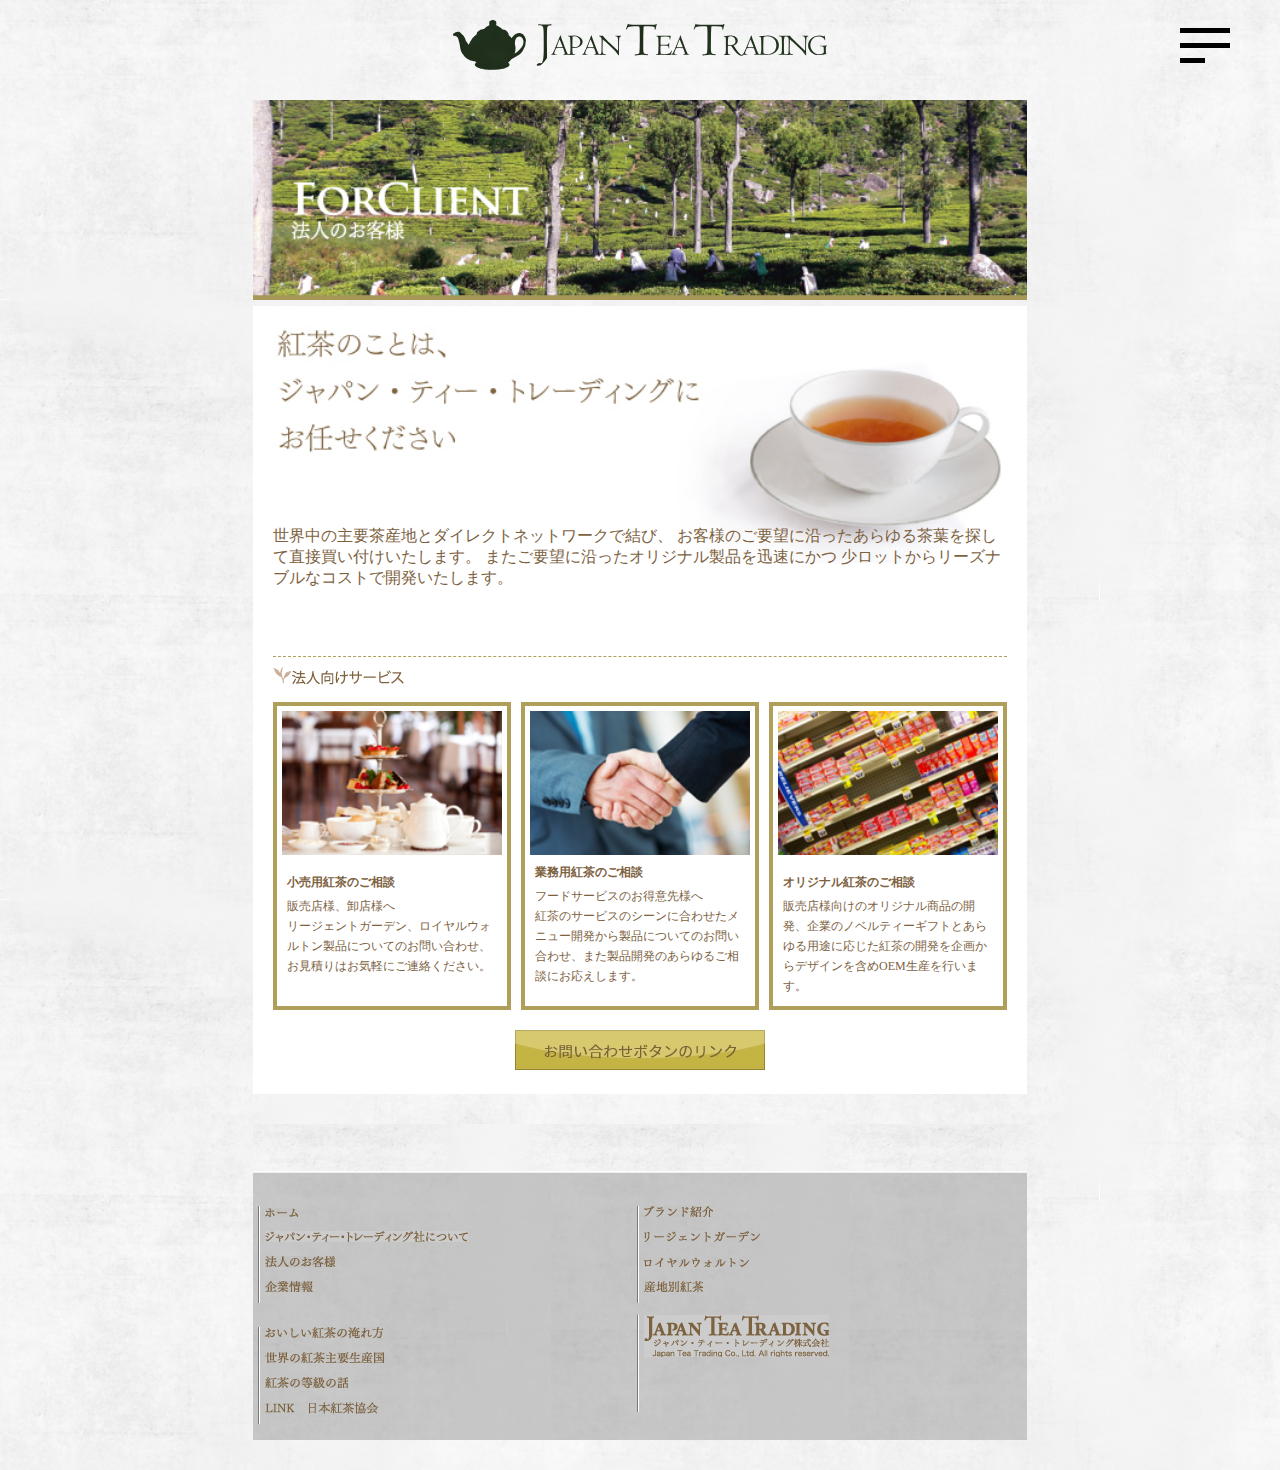
<file: forcompany.html>
<!DOCTYPE html>
<html lang="en">
	<head>
		<meta charset="UTF-8">
		<meta http-equiv="X-UA-Compatible" content="IE=edge">
		<meta name="viewport" content="width=device-width, initial-scale=1.0">
		<title>Tea</title>
		<link href="./assets/css/common.css" rel="stylesheet" type="text/css" />
		<link href="./assets/css/place.css" rel="stylesheet" type="text/css" />
	</head>
	<body>
		<header>
			<div>
				<a href="./index.html"><img src="./assets/img/logo.svg" alt="logo"></a>
				
				<div class="menu-btn sp" onclick="menuClick(this)">
					<span></span>
					<span></span>
					<span></span>
				</div>
			</div>
		</header>
		<div class="menu" onclick="menuClose()">
			<div><a href="./index.html">ホーム</a></div>
			<div><a href="./aboutus.html">ジャパン•ティー•トレーディング社について</a></div>
			<div><a href="./brand.html">ブランド紹介</a></div>
			<div><a href="./forcompany.html">法人のお客様</a></div>
			<div><a href="./profile.html">会社情報</a></div>
			<div><a href="./form.html">お問い合わせ</a></div>
		</div>

	<div id="wrapper">
		<div id="container">
			<div id="contents">
				<h2 class="banner-img">
					<img src="./assets/img/header_forclient.jpg" alt="法人のお客様へ" width="640" height="165" /></h2>
				<div id="content_page" class="cli_bg">
					<div id="client_box">世界中の主要茶産地とダイレクトネットワークで結び、 お客様のご要望に沿ったあらゆる茶葉を探して直接買い付けいたします。 またご要望に沿ったオリジナル製品を迅速にかつ 少ロットからリーズナブルなコストで開発いたします。</div>
					<h3><img src="./assets/img/h2_cli_1.jpg" alt="" /></h3>
					<div id="client_box2">
						<div id="client_in1">
							<img src="./assets/img/cli_img1.jpg" alt="" /></p>
							<h4>小売用紅茶のご相談</h4>
							<p>
								販売店様、卸店様へ<br>
								リージェントガーデン、ロイヤルウォルトン製品についてのお問い合わせ、お見積りはお気軽にご連絡ください。
							</p>
						</div>
						<div class="margine10"></div>
						<div id="client_in1">
							<img src="./assets/img/cli_img2.jpg" alt="" />
							<h4>業務用紅茶のご相談</h4>
							<p>
								フードサービスのお得意先様へ<br>
								紅茶のサービスのシーンに合わせたメニュー開発から製品についてのお問い合わせ、また製品開発のあらゆるご相談にお応えします。
							</p>
						</div>
						<div class="margine10"></div>
						<div id="client_in1">
							<img src="./assets/img/cli_img3.jpg" alt="" /></p>
							<h4>オリジナル紅茶のご相談</h4>
							<p>販売店様向けのオリジナル商品の開発、企業のノベルティーギフトとあらゆる用途に応じた紅茶の開発を企画からデザインを含めOEM生産を行います。</p></div>
							<div class="crea"></div>
						</div>
						<div class="client_btn" align="center">
							<a href="/form.html"><img src="./assets/img/cli_btn.jpg" alt="" width="250" height="40" /></a>
						</div>
					</div>
				</div>
			<div class="crea"></div>
		</div>
	</div>

	<div class="crea"></div>
	<div id="footer">
		<div id="container" class="container">
			<div id="contents">
				<div id="footer_in1">
					<ul>
						<li><a href="./index.html"><img src="./assets/img/01.gif" width="34" height="9"></a></li>
						<li><a href="./aboutus.html"><img src="./assets/img/12.gif"></a></li>
						<li><a href="./forcompany.html"><img src="./assets/img/13.gif"></a></li>
						<li><a href="./profile.html"><img src="./assets/img/14.gif"></a></li>
				</ul>
					<ul>
						<li><a href="./brand.html"><img src="./assets/img/02.gif" width="69" height="11"></a></li>
						<li><a href="./regentgarden.html"><img src="./assets/img/03.gif"></a></li>
						<li><a href="./royalwalton.html"><img src="./assets/img/04.gif"></a></li>
						<li><a href="./businessuse.html"><img src="./assets/img/05.gif" width="59" height="11"></a></li>
					</ul>
					<ul>
						<li><a href="./content01.html"><img src="./assets/img/07.gif"></a></li>
						<li><a href="./content02.html"><img src="./assets/img/08.gif"></a></li>
						<li><a href="./content03.html"><img src="./assets/img/09.gif"></a></li>
						<li><a href="http://www.tea-a.gr.jp/" target="_blank"><img src="./assets/img/15.gif"></a></li>
					</ul>
					<div id="footer_logo">
						<img src="./assets/img/11.gif">
					</div>
					<div class="crea"></div>
				</div>
			</div>
		</div>
	</div>
	<script type="text/javascript">
		(function() {
			var request, b = document.body, c = 'className', cs = 'customize-support', rcs = new RegExp('(^|\\s+)(no-)?'+cs+'(\\s+|$)');

			request = true;

			b[c] = b[c].replace( rcs, '' );
			b[c] += ( window.postMessage && request ? ' ' : ' no-' ) + cs;
		}());
	</script>

	<script src="./assets/js/main.js"></script>
</body>
</html>
</file>
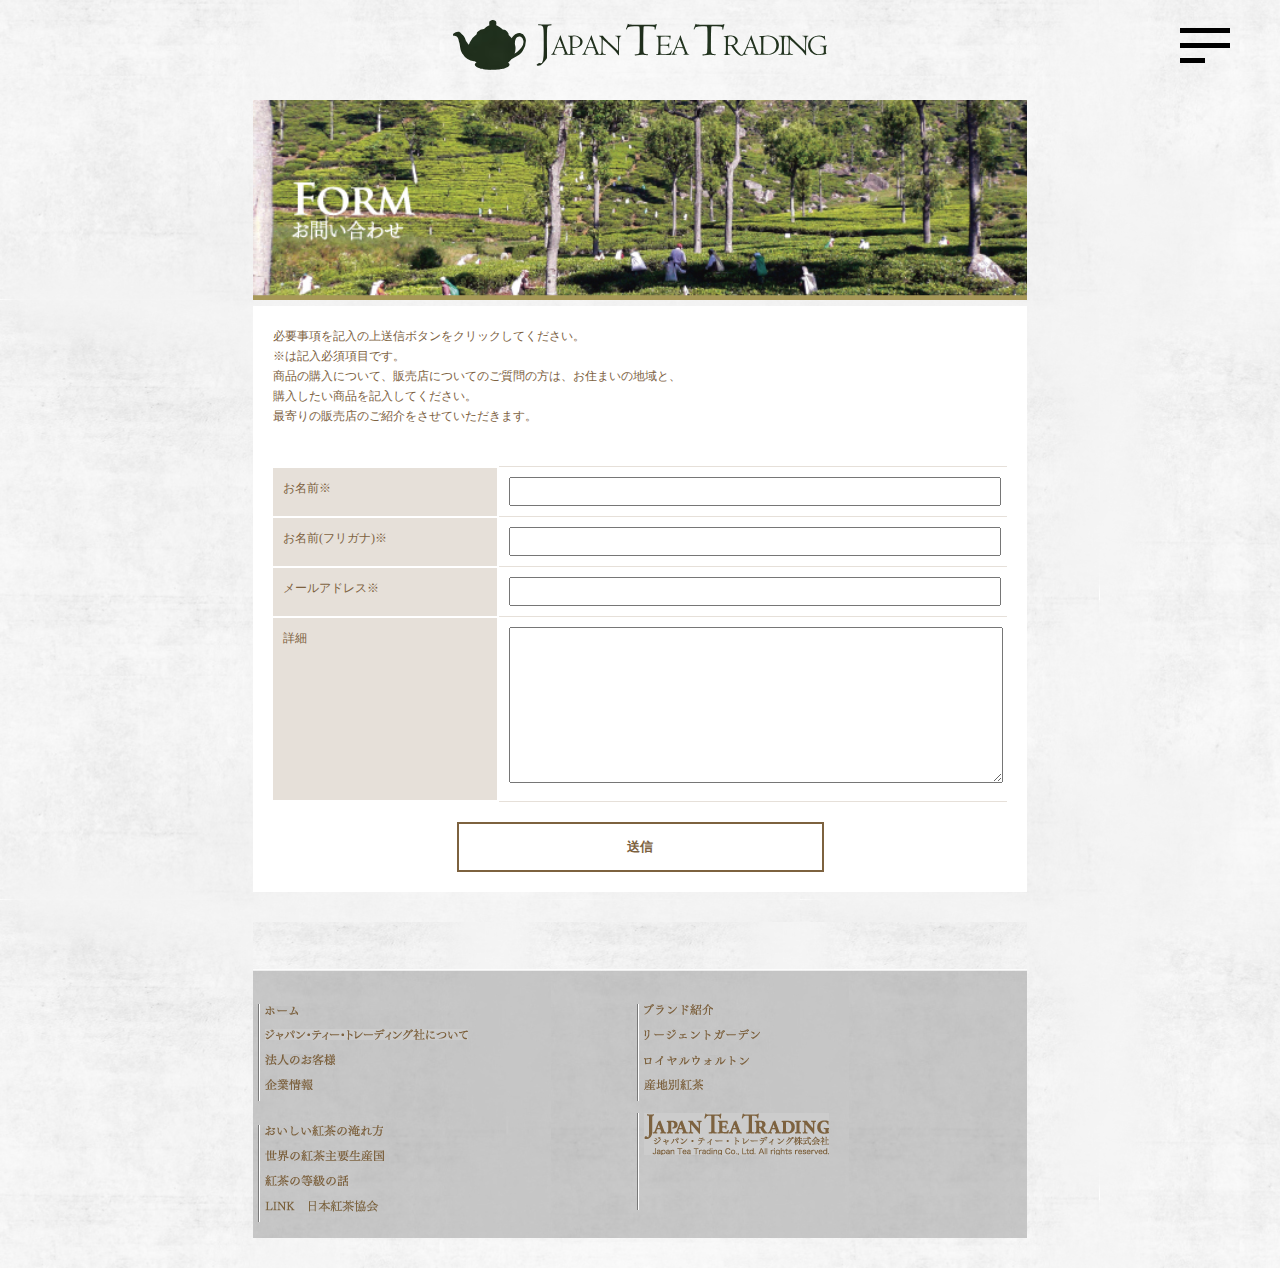
<file: form.html>
<!DOCTYPE html>
<html lang="en">
	<head>
		<meta charset="UTF-8">
		<meta http-equiv="X-UA-Compatible" content="IE=edge">
		<meta name="viewport" content="width=device-width, initial-scale=1.0">
		<title>Tea</title>
		<link href="./assets/css/common.css" rel="stylesheet" type="text/css" />
		<link href="./assets/css/place.css" rel="stylesheet" type="text/css" />
	</head>
	<body>
		<header>
			<div>
				<a href="./index.html"><img src="./assets/img/logo.svg" alt="logo"></a>
				
				<div class="menu-btn sp" onclick="menuClick(this)">
					<span></span>
					<span></span>
					<span></span>
				</div>
			</div>
		</header>
		<div class="menu" onclick="menuClose()">
			<div><a href="./index.html">ホーム</a></div>
			<div><a href="./aboutus.html">ジャパン•ティー•トレーディング社について</a></div>
			<div><a href="./brand.html">ブランド紹介</a></div>
			<div><a href="./forcompany.html">法人のお客様</a></div>
			<div><a href="./profile.html">会社情報</a></div>
			<div><a href="./form.html">お問い合わせ</a></div>
		</div>
		<div id="wrapper">
			<div id="container">
				<div id="contents">
					<h2 class="banner-img">
						<img src="./assets/img/header_form.jpg" alt="お問い合わせ" width="640" height="165">
					</h2>
					<div id="content_page">
						<p>
							必要事項を記入の上送信ボタンをクリックしてください。<br />
							※は記入必須項目です。<br />
							商品の購入について、販売店についてのご質問の方は、お住まいの地域と、<br />
							購入したい商品を記入してください。<br />
							最寄りの販売店のご紹介をさせていただきます。
						</p>
						<table class="contact-table">
							<tr>
								<td>お名前※</td>
								<td><input type="text"></td>
							</tr>
							<tr>
								<td>お名前(フリガナ)※</td>
								<td><input type="text"></td>
							</tr>
							<tr>
								<td>メールアドレス※</td>
								<td><input type="text"></td>
							</tr>
							<tr>
								<td>詳細</td>
								<td><textarea name="" id="" cols="30" rows="10"></textarea></td>
							</tr>
						</table>
							<input type="submit" class="submit-btn" value="送信">

<!-- 
							<table width="100%" border="0" cellspacing="0" cellpadding="0" id="plo_tex">
								<tr>
									<td class="itemform">お名前※</td>
									<td class="con"> <span class="wpcf7-form-control-wrap your-name"><input type="text" name="your-name" value="" class="wpcf7-form-control wpcf7-text wpcf7-validates-as-required" size="40" /></span></td>
								</tr>
								<tr>
									<td class="itemform">お名前(フリガナ)※</td>
									<td class="con"><span class="wpcf7-form-control-wrap furigana"><input type="text" name="furigana" value="" class="wpcf7-form-control wpcf7-text wpcf7-validates-as-required" size="40" /></span></td>
								</tr>
								<tr>
									<td class="itemform">メールアドレス※</td>
									<td class="con"> <span class="wpcf7-form-control-wrap your-email"><input type="text" name="your-email" value="" class="wpcf7-form-control wpcf7-text wpcf7-email wpcf7-validates-as-required wpcf7-validates-as-email" size="40" /></span> </td>
								</tr>
								<tr>
									<td class="itemform_last">詳細</td>
									<td><span class="wpcf7-form-control-wrap shosai"><textarea name="shosai" class="wpcf7-form-control  wpcf7-textarea" cols="40" rows="10"></textarea></span></td>
								</tr>
							</table>
							<div class="submitbtn" align="center">
								<input type="submit" value="送信" class="wpcf7-form-control  wpcf7-submit" />
							</div> -->
						</div>
					</form>
				</div>
			</div>
			<div class="crea"></div>
		</div>
	</div>
	<div class="crea"></div>
	<div id="footer">
		<div id="container" class="container">
			<div id="contents">
				<div id="footer_in1">
					<ul>
						<li><a href="./index.html"><img src="./assets/img/01.gif" width="34" height="9"></a></li>
						<li><a href="./aboutus.html"><img src="./assets/img/12.gif"></a></li>
						<li><a href="./forcompany.html"><img src="./assets/img/13.gif"></a></li>
						<li><a href="./profile.html"><img src="./assets/img/14.gif"></a></li>
				</ul>
					<ul>
						<li><a href="./brand.html"><img src="./assets/img/02.gif" width="69" height="11"></a></li>
						<li><a href="./regentgarden.html"><img src="./assets/img/03.gif"></a></li>
						<li><a href="./royalwalton.html"><img src="./assets/img/04.gif"></a></li>
						<li><a href="./businessuse.html"><img src="./assets/img/05.gif" width="59" height="11"></a></li>
					</ul>
					<ul>
						<li><a href="./content01.html"><img src="./assets/img/07.gif"></a></li>
						<li><a href="./content02.html"><img src="./assets/img/08.gif"></a></li>
						<li><a href="./content03.html"><img src="./assets/img/09.gif"></a></li>
						<li><a href="http://www.tea-a.gr.jp/" target="_blank"><img src="./assets/img/15.gif"></a></li>
					</ul>
					<div id="footer_logo">
						<img src="./assets/img/11.gif">
					</div>
					<div class="crea"></div>
				</div>
			</div>
		</div>
	</div>
	<script type="text/javascript">
		(function() {
			var request, b = document.body, c = 'className', cs = 'customize-support', rcs = new RegExp('(^|\\s+)(no-)?'+cs+'(\\s+|$)');

			request = true;

			b[c] = b[c].replace( rcs, '' );
			b[c] += ( window.postMessage && request ? ' ' : ' no-' ) + cs;
		}());
	</script>

<script src="./assets/js/main.js"></script>
</body>
</html>
</file>
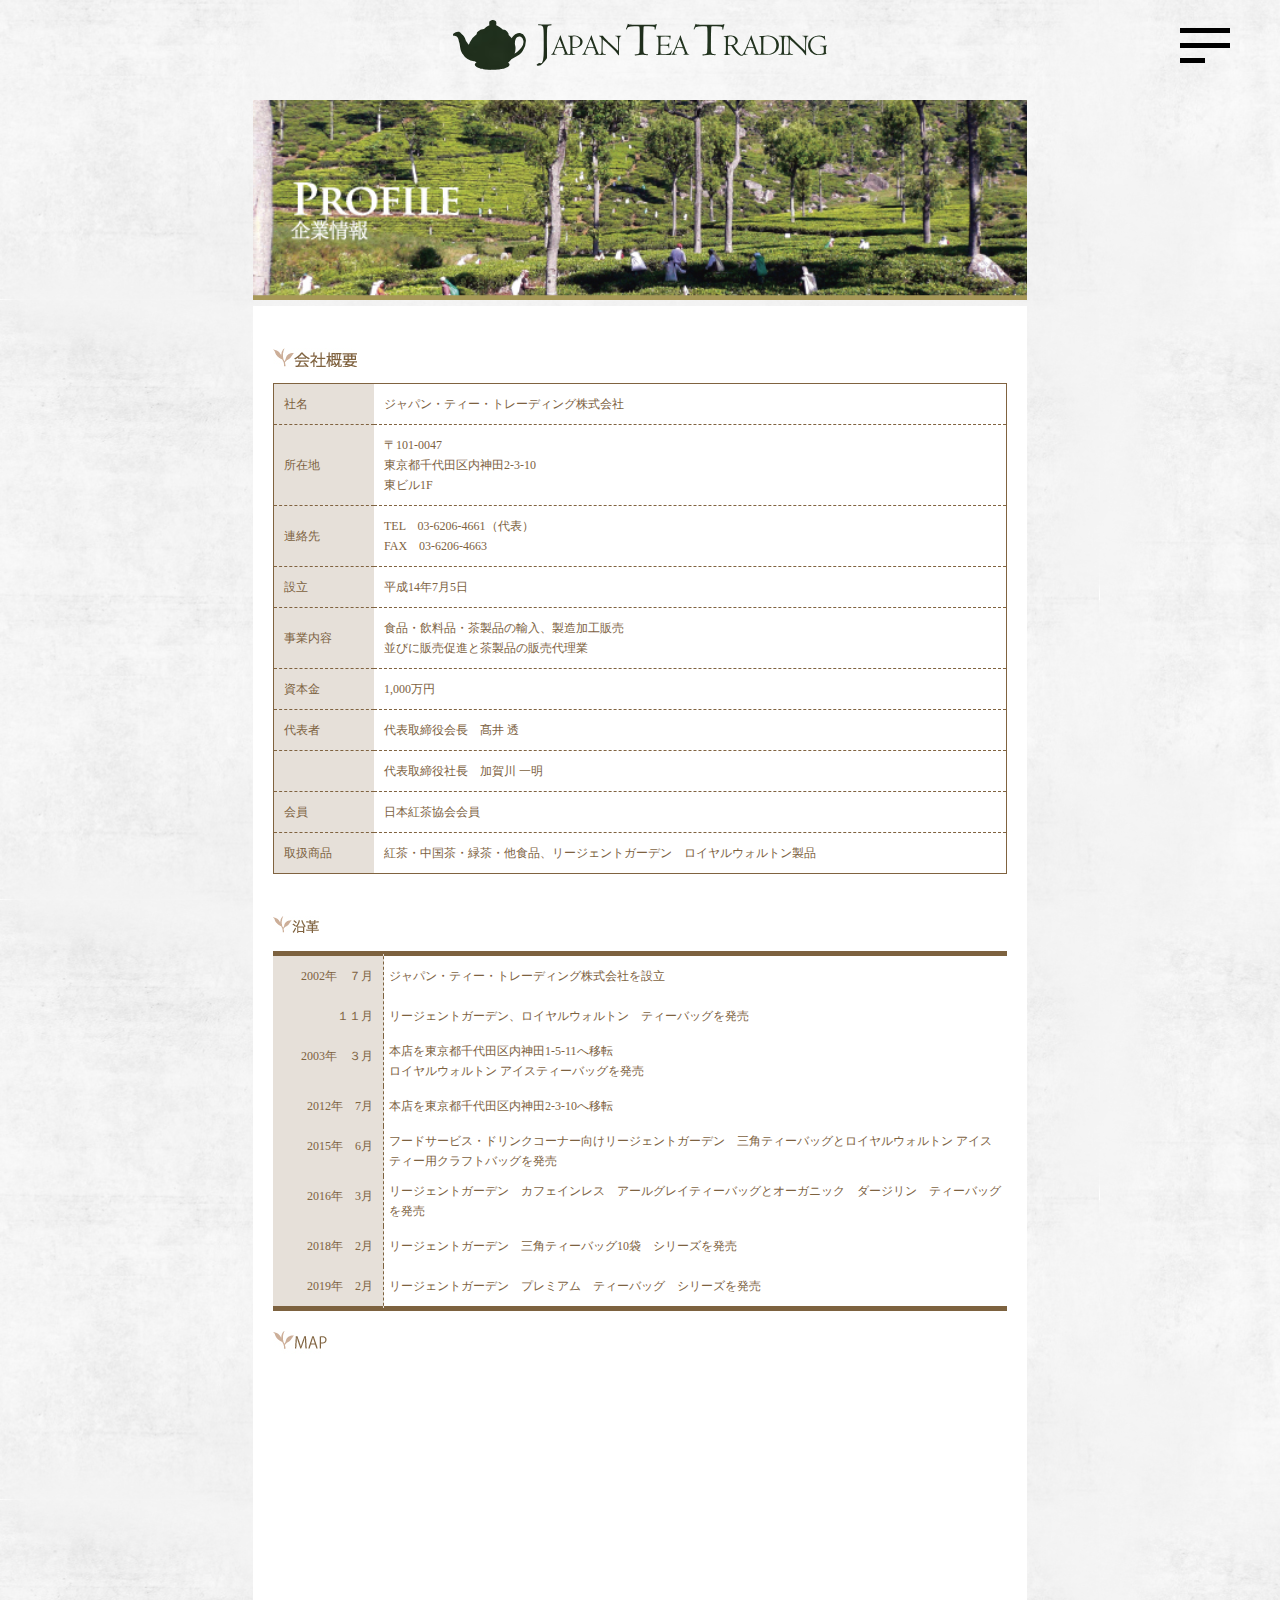
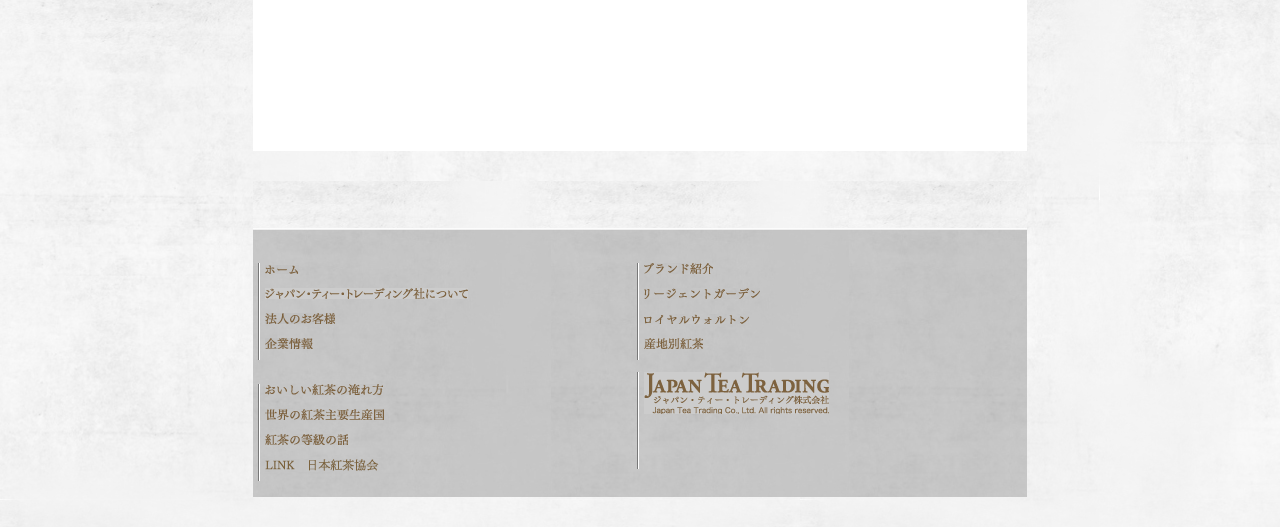
<file: profile.html>
<!DOCTYPE html>
<html lang="en">
	<head>
		<meta charset="UTF-8">
		<meta http-equiv="X-UA-Compatible" content="IE=edge">
		<meta name="viewport" content="width=device-width, initial-scale=1.0">
		<title>Tea</title>
		<link href="./assets/css/common.css" rel="stylesheet" type="text/css" />
		<link href="./assets/css/place.css" rel="stylesheet" type="text/css" />
	</head>
	<body>
		<header>
			<div>
				<a href="./index.html"><img src="./assets/img/logo.svg" alt="logo"></a>
				
				<div class="menu-btn sp" onclick="menuClick(this)">
					<span></span>
					<span></span>
					<span></span>
				</div>
			</div>
		</header>
		<div class="menu" onclick="menuClose()">
			<div><a href="./index.html">ホーム</a></div>
			<div><a href="./aboutus.html">ジャパン•ティー•トレーディング社について</a></div>
			<div><a href="./brand.html">ブランド紹介</a></div>
			<div><a href="./forcompany.html">法人のお客様</a></div>
			<div><a href="./profile.html">会社情報</a></div>
			<div><a href="./form.html">お問い合わせ</a></div>
		</div>
	<div id="wrapper">
		<div id="container">
			<div id="contents">	
				<h2 class="banner-img">
					<img src="./assets/img/header_greeting.jpg" alt="企業情報" width="10%" height="165">
				</h2>
				<div id="content_page" >
					<h2 id="top20">
						<img src="./assets/img/h2_greeting2.jpg" alt="会社概要" width="84" height="19">
					</h2>
					<table width="100%" border="0" cellspacing="0" cellpadding="0" id="plo_tex">
						<tr>
							<td class="item">社名</td>
							<td class="con">ジャパン・ティー・トレーディング株式会社</td>
						</tr>
						<tr>
							<td class="item">所在地</td>
							<td class="con">〒101-0047<br />
								東京都千代田区内神田2-3-10<br />
								東ビル1F
							</td>
						</tr>
						<tr>
							<td class="item">連絡先</td>
							<td class="con">TEL　03-6206-4661（代表）<br />
								FAX　03-6206-4663
							</td>
						</tr>
						<tr>
							<td class="item">設立</td>
							<td class="con">平成14年7月5日</td>
						</tr>
						<tr>
							<td class="item">事業内容</td>
							<td class="con">食品・飲料品・茶製品の輸入、製造加工販売<br />
								並びに販売促進と茶製品の販売代理業
							</td>
						</tr>
						<tr>
							<td class="item">資本金</td>
							<td class="con">1,000万円</td>
						</tr>
						<tr>
							<!-- <td class="item boder_none">資本金</td>
							<td class="con boder_none">1,000万円</td> -->
							<td class="item boder_none">代表者</td>
							<td class="con boder_none">代表取締役会長　髙井 透</td>
						</tr>
						<tr>
							<td class="item boder_none"></td>
							<td class="con boder_none">代表取締役社長　加賀川 一明</td>
						</tr>
						<tr>
							<td class="item boder_none">会員</td>
							<td class="con boder_none">日本紅茶協会会員</td>
						</tr>
						<tr>
							<td class="item_last">取扱商品</td>
							<td>紅茶・中国茶・緑茶・他食品、リージェントガーデン　ロイヤルウォルトン製品</td>
						</tr>
					</table>
					<h2 id="top20"><img src="./assets/img/h2_greeting4.jpg" alt="沿革" width="47" height="19"></h2>
					<table width="100%" border="0" cellspacing="0" cellpadding="0" id="plo_tex2">
						<tr>
							<td class="item2 boder_5">2002年　７月</td>
							<td class="con boder_5">ジャパン・ティー・トレーディング株式会社を設立</td>
						</tr>
						<tr>
							<td class="item2">　１１月</td>
							<td class="con">リージェントガーデン、ロイヤルウォルトン　ティーバッグを発売</td>
						</tr>
						<tr>
							<td class="item2">2003年　３月</td>
							<td class="con">本店を東京都千代田区内神田1-5-11へ移転<br>ロイヤルウォルトン  アイスティーバッグを発売</td>
						</tr>
						<tr>
							<td class="item2 boder_none">2012年　7月</td>
							<td class="con boder_none">本店を東京都千代田区内神田2-3-10へ移転</td>
						</tr>
						<tr>
							<td class="item2 boder_none">2015年　6月</td>
							<td class="con boder_none">フードサービス・ドリンクコーナー向けリージェントガーデン　三角ティーバッグとロイヤルウォルトン  アイスティー用クラフトバッグを発売</td>
						</tr>
						<tr>
							<td class="item2 boder_none">2016年　3月</td>
							<td class="con boder_none">リージェントガーデン　カフェインレス　アールグレイティーバッグとオーガニック　ダージリン　ティーバッグを発売</td>
						</tr>
						<tr>
							<td class="item2 boder_none">2018年　2月</td>
							<td class="con boder_none">リージェントガーデン　三角ティーバッグ10袋　シリーズを発売</td>
						</tr>
						<tr>
							<td class="item2 boder_5b">2019年　2月</td>
							<td class="con boder_5b">リージェントガーデン　プレミアム　ティーバッグ　シリーズを発売</td>
						</tr>
					</table>
					<h2><img src="./assets/img/h2_greeting3.jpg" alt="会社概要" width="54" height="23"></h2>
					<iframe width="100%" height="371" frameborder="0" scrolling="no" marginheight="0" marginwidth="0" src="https://maps.google.co.jp/maps?hl=ja&amp;safe=off&amp;q=%E6%9D%B1%E4%BA%AC%E9%83%BD%E5%8D%83%E4%BB%A3%E7%94%B0%E5%8C%BA%E5%86%85%E7%A5%9E%E7%94%B02-3-10&amp;ie=UTF8&amp;hq=&amp;hnear=%E6%9D%B1%E4%BA%AC%E9%83%BD%E5%8D%83%E4%BB%A3%E7%94%B0%E5%8C%BA%E5%86%85%E7%A5%9E%E7%94%B0%EF%BC%92%E4%B8%81%E7%9B%AE%EF%BC%93%E2%88%92%EF%BC%91%EF%BC%90&amp;t=m&amp;brcurrent=3,0x60188c0131917ffd:0xf587aa19dee562c1,0,0x60188c012fa54f13:0x9c1ea1ca0bae3b3e&amp;ll=35.689788,139.768152&amp;spn=0.025863,0.051413&amp;z=14&amp;output=embed"></iframe>
				</div>
			</div>
			<div class="crea"></div>
		</div>
	</div>

	<div class="crea"></div>
	<div id="footer">
		<div id="container" class="container">
			<div id="contents">
				<div id="footer_in1">
					<ul>
						<li><a href="./index.html"><img src="./assets/img/01.gif" width="34" height="9"></a></li>
						<li><a href="./aboutus.html"><img src="./assets/img/12.gif"></a></li>
						<li><a href="./forcompany.html"><img src="./assets/img/13.gif"></a></li>
						<li><a href="./profile.html"><img src="./assets/img/14.gif"></a></li>
				</ul>
					<ul>
						<li><a href="./brand.html"><img src="./assets/img/02.gif" width="69" height="11"></a></li>
						<li><a href="./regentgarden.html"><img src="./assets/img/03.gif"></a></li>
						<li><a href="./royalwalton.html"><img src="./assets/img/04.gif"></a></li>
						<li><a href="./businessuse.html"><img src="./assets/img/05.gif" width="59" height="11"></a></li>
					</ul>
					<ul>
						<li><a href="./content01.html"><img src="./assets/img/07.gif"></a></li>
						<li><a href="./content02.html"><img src="./assets/img/08.gif"></a></li>
						<li><a href="./content03.html"><img src="./assets/img/09.gif"></a></li>
						<li><a href="http://www.tea-a.gr.jp/" target="_blank"><img src="./assets/img/15.gif"></a></li>
					</ul>
					<div id="footer_logo">
						<img src="./assets/img/11.gif">
					</div>
					<div class="crea"></div>
				</div>
			</div>
		</div>
	</div>
	<script type="text/javascript">
		(function() {
			var request, b = document.body, c = 'className', cs = 'customize-support', rcs = new RegExp('(^|\\s+)(no-)?'+cs+'(\\s+|$)');

			request = true;

			b[c] = b[c].replace( rcs, '' );
			b[c] += ( window.postMessage && request ? ' ' : ' no-' ) + cs;
		}());
	</script>

	<script src="./assets/js/main.js"></script>
</body>
</html>
</file>
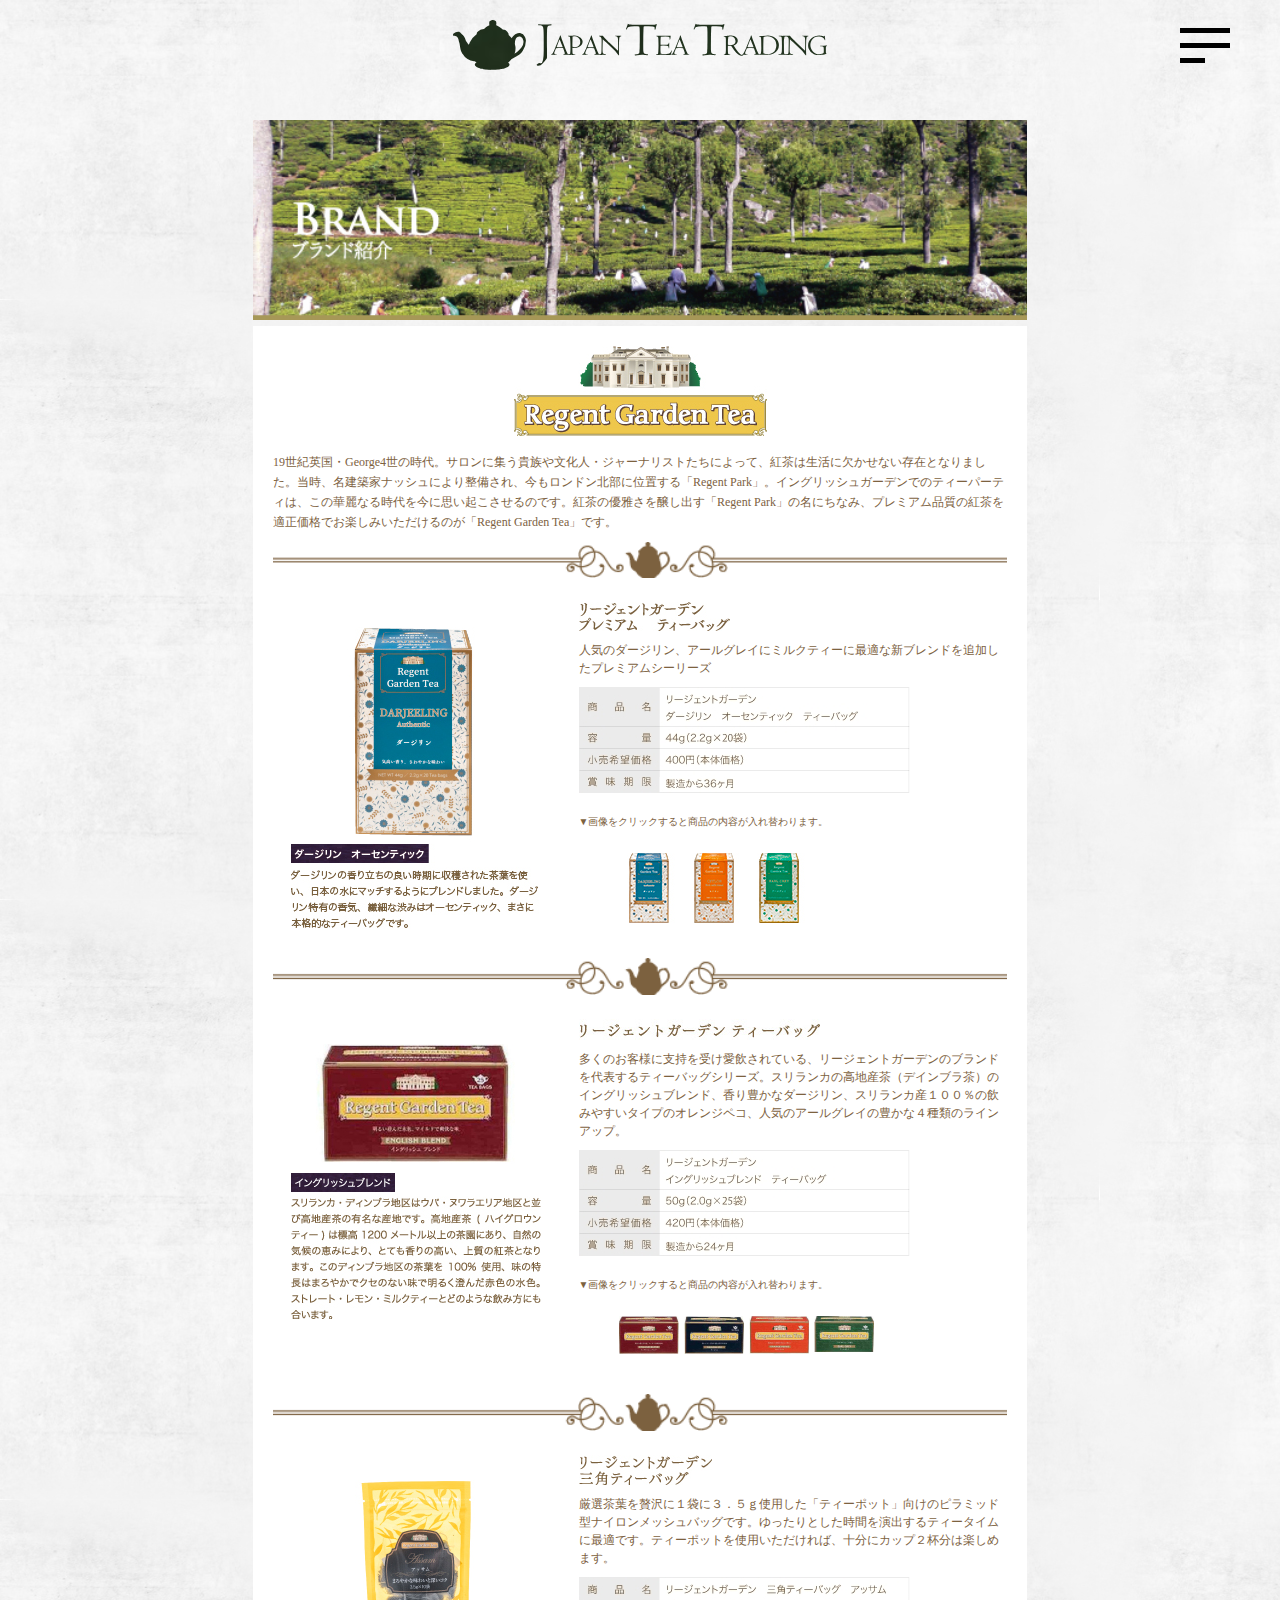
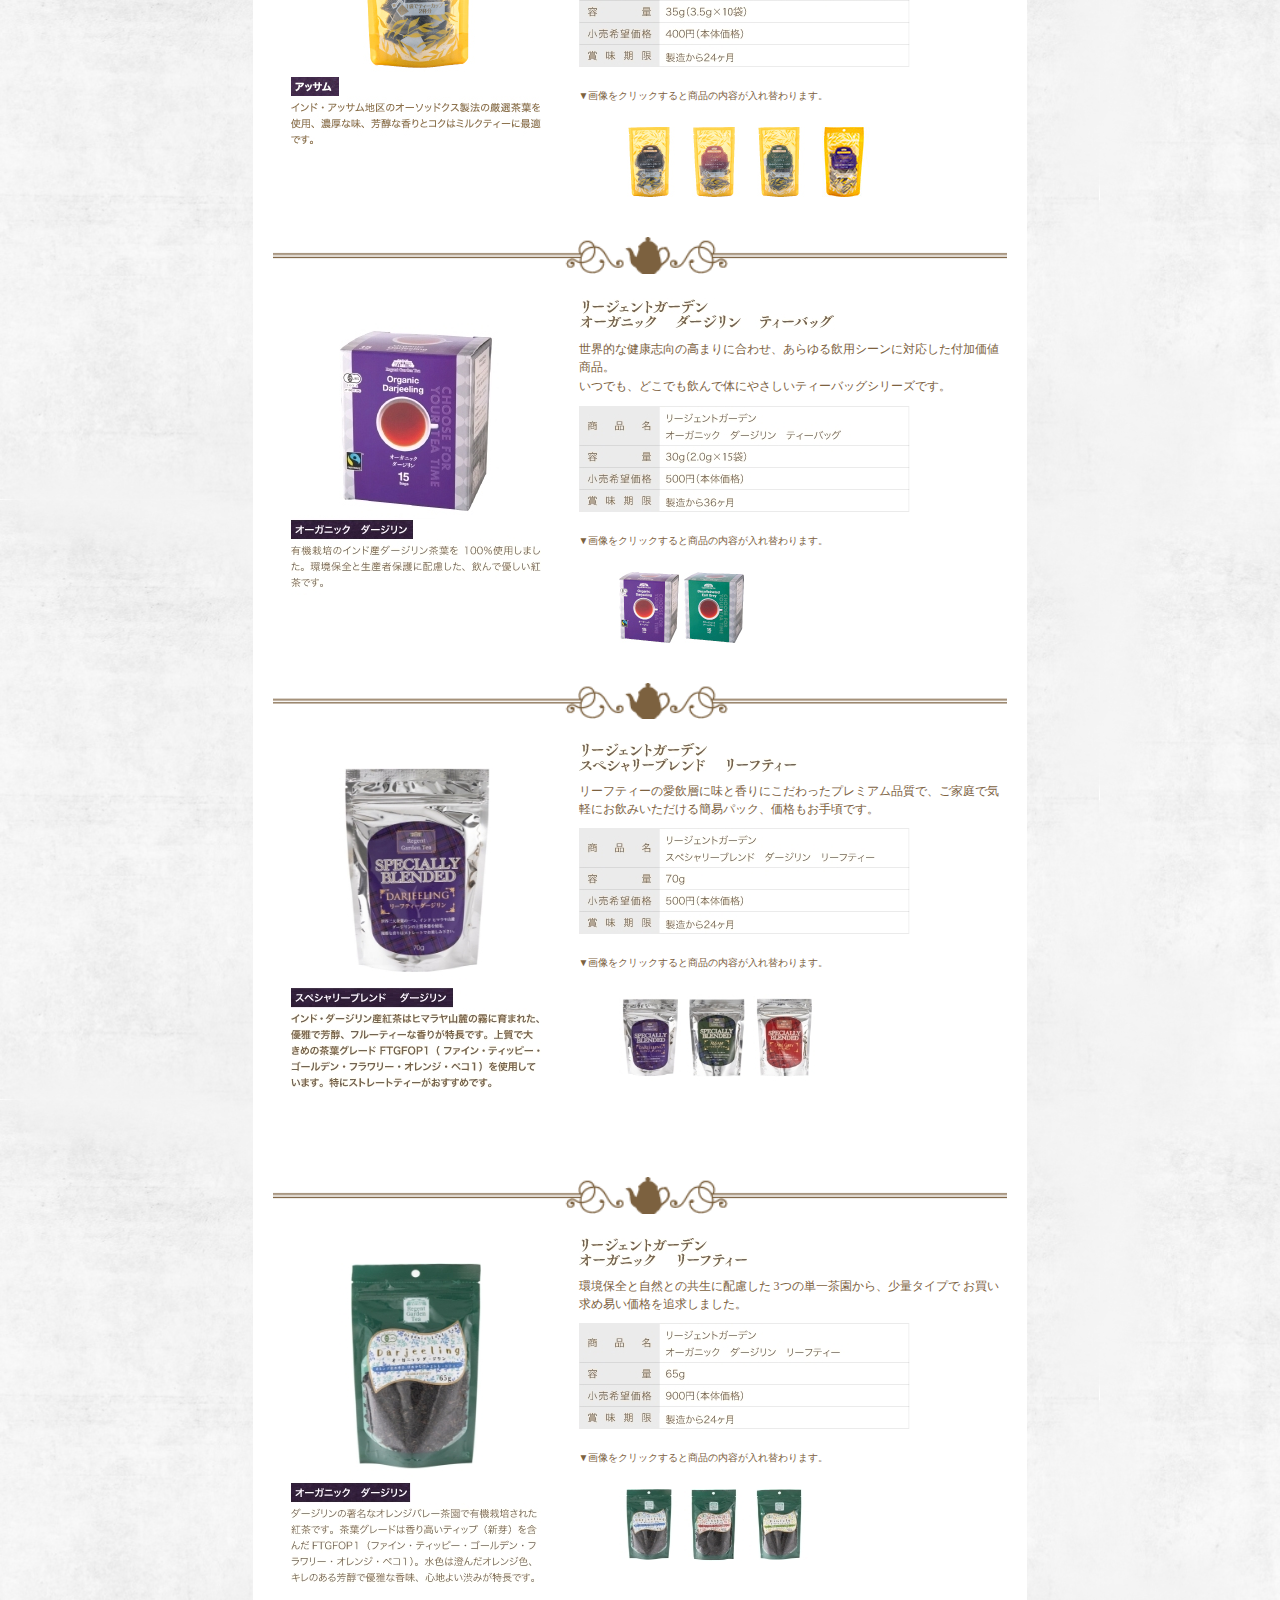
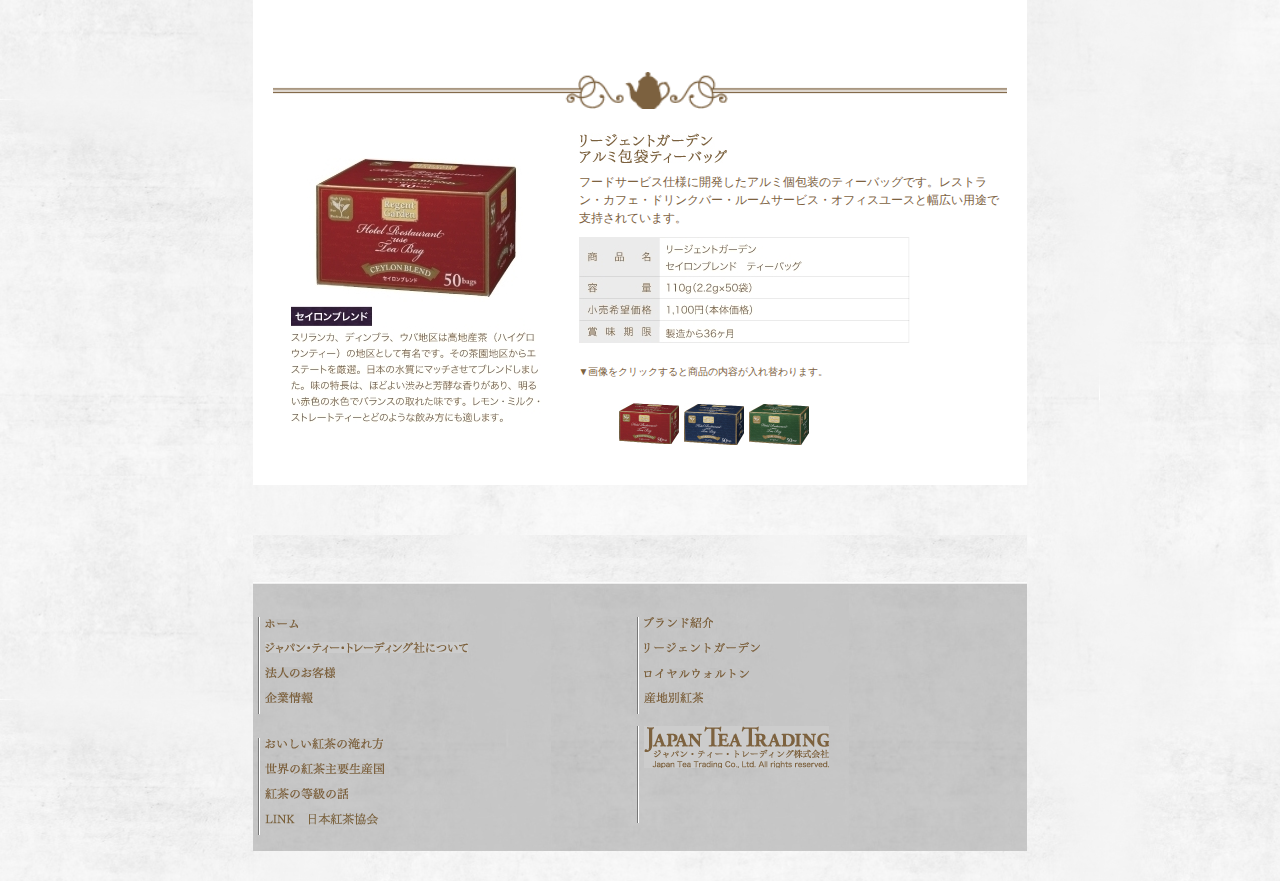
<file: regentgarden.html>
<!DOCTYPE html>
<html lang="en">
	<head>
		<meta charset="UTF-8">
		<meta http-equiv="X-UA-Compatible" content="IE=edge">
		<meta name="viewport" content="width=device-width, initial-scale=1.0">
		<title>Tea</title>
		<link href="./assets/css/common.css" rel="stylesheet" type="text/css" />
		<link href="./assets/css/place.css" rel="stylesheet" type="text/css" />
	</head>
	<body>
		<header>
			<div>
				<a href="./index.html"><img src="./assets/img/logo.svg" alt="logo"></a>
				
				<div class="menu-btn sp" onclick="menuClick(this)">
					<span></span>
					<span></span>
					<span></span>
				</div>
			</div>
		</header>
		<div class="menu" onclick="menuClose()">
			<div><a href="./index.html">ホーム</a></div>
			<div><a href="./aboutus.html">ジャパン•ティー•トレーディング社について</a></div>
			<div><a href="./brand.html">ブランド紹介</a></div>
			<div><a href="./forcompany.html">法人のお客様</a></div>
			<div><a href="./profile.html">会社情報</a></div>
			<div><a href="./form.html">お問い合わせ</a></div>
		</div>
	<div id="wrapper">
		<div id="container">
			<div id="contents">
				<p><!--ここから更新--><br />
				<script type="text/javascript">// <![CDATA[
					function showimg1(){document.area1.src = "./assets/img/rg_tea_01_photo.jpg"; 	 document.area2.src = "./assets/img/rg_tea_01_spec.jpg"; } 
					function showimg2(){document.area1.src = "./assets/img/rg_tea_02_photo.jpg"; 	 document.area2.src = "./assets/img/rg_tea_02_spec.jpg"; } 
					function showimg3(){document.area1.src = "./assets/img/rg_tea_03_photo.jpg"; 	 document.area2.src = "./assets/img/rg_tea_03_spec.jpg"; } 
					function showimg4(){document.area1.src = "./assets/img/rg_tea_04_photo.jpg"; 	 document.area2.src = "./assets/img/rg_tea_04_spec.jpg"; }  
					function showimg5(){document.area1.src = "./assets/img/rg_tea_05_photo.jpg"; 	 document.area2.src = "./assets/img/rg_tea_05_spec.gif"; }  
					function showimg6(){document.area3.src = "./assets/img/rg_nbb_01_photo.jpg"; 	 document.area4.src = "./assets/img/rg_nbb_01_spec.gif"; } 
					function showimg7(){document.area3.src = "./assets/img/rg_nbb_02_photo.jpg"; 	 document.area4.src = "./assets/img/rg_nbb_02_spec.gif"; }  
					function showimg8(){document.area3.src = "./assets/img/rg_nbb_03_photo.jpg"; 	 document.area4.src = "./assets/img/rg_nbb_03_spec.gif"; } 
					function showimg9(){document.area3.src = "./assets/img/rg_nbb_04_photo.jpg"; 	 document.area4.src = "./assets/img/rg_nbb_04_spec.gif"; } 
					function showimg10(){document.area5.src = "./assets/img/rg_tri2_01_photo.jpg"; 	 document.area6.src = "./assets/img/rg_tri2_01_spec.jpg"; }  
					function showimg11(){document.area5.src = "./assets/img/rg_tri2_02_photo.jpg"; 	 document.area6.src = "./assets/img/rg_tri2_02_spec.jpg"; } 
					function showimg12(){document.area5.src = "./assets/img/rg_tri2_03_photo.jpg"; 	 document.area6.src = "./assets/img/rg_tri2_03_spec.jpg"; }  
					function showimg13(){document.area7.src = "./assets/img/rg_sb_01_photo.jpg"; 	 document.area8.src = "./assets/img/rg_sb_01_spec.jpg"; } 
					function showimg14(){document.area7.src = "./assets/img/rg_sb_02_photo.jpg"; 	 document.area8.src = "./assets/img/rg_sb_02_spec.jpg"; } 
					function showimg15(){document.area7.src = "./assets/img/rg_sb_03_photo.jpg"; 	 document.area8.src = "./assets/img/rg_sb_03_spec.jpg"; } 
					// function showimg13(){document.area7.src = "./assets/img/rg_sb_01_photo.jpg"; 	 document.area8.src = "./assets/img/rg_sb_01_spec.gif"; } 
					// function showimg14(){document.area7.src = "./assets/img/rg_sb_02_photo.jpg"; 	 document.area8.src = "./assets/img/rg_sb_02_spec.gif"; } 
					// function showimg15(){document.area7.src = "./assets/img/rg_sb_03_photo.jpg"; 	 document.area8.src = "./assets/img/rg_sb_03_spec.gif"; } 
					function showimg16(){document.area9.src = "./assets/img/rg_50_01_photo.jpg"; 	 document.area10.src = "./assets/img/rg_50_01_spec.jpg"; } 
					function showimg17(){document.area9.src = "./assets/img/rg_50_02_photo.jpg"; 	 document.area10.src = "./assets/img/rg_50_02_spec.jpg"; } 
					function showimg18(){document.area9.src = "./assets/img/rg_50_03_photo.jpg"; 	 document.area10.src = "./assets/img/rg_50_03_spec.jpg"; } 
					function showimg19(){document.area9.src = "./assets/img/rg_50_04_photo.jpg"; 	 document.area10.src = "./assets/img/rg_50_04_spec.jpg"; } 
					function showimg20(){document.area11.src = "./assets/img/rg_ctee_01_photo.jpg"; 	 document.area12.src = "./assets/img/rg_ctee_01_spec.gif"; } 
					function showimg21(){document.area11.src = "./assets/img/rg_ctee_02_photo.jpg"; 	 document.area12.src = "./assets/img/rg_ctee_02_spec.gif"; } 
					function showimg22(){document.area11.src = "./assets/img/rg_ctee_03_photo.jpg"; 	 document.area12.src = "./assets/img/rg_ctee_03_spec.gif"; } 
					function showimg23(){document.area13.src = "./assets/img/rg_kc_01_photo.jpg"; 	 document.area14.src = "./assets/img/rg_kc_01_spec.gif"; } 
					function showimg24(){document.area13.src = "./assets/img/rg_kc_02_photo.jpg"; 	 document.area14.src = "./assets/img/rg_kc_02_spec.gif"; } 
					function showimg25(){document.area13.src = "./assets/img/rg_kc_03_photo.jpg"; 	 document.area14.src = "./assets/img/rg_kc_03_spec.gif"; } 
					function showimg26(){document.area15.src = "./assets/img/rg_ot_01_photo.jpg"; 	 document.area16.src = "./assets/img/rg_ot_01_spec.jpg";	document.area21.src = "./assets/img/rg_og_01_name.jpg";} 
					function showimg27(){document.area15.src = "./assets/img/rg_ot_02_photo.jpg"; 	 document.area16.src = "./assets/img/rg_ot_02_spec.jpg";	document.area21.src = "./assets/img/rg_og_02_name.jpg";}
					function showimg28(){document.area5.src = "./assets/img/rg_tri2_04_photo.jpg"; 	 document.area6.src = "./assets/img/rg_tri2_04_spec.jpg"; }
					function showimg29(){document.area17.src = "./assets/img/rg_tea_pr01_photo.jpg"; 	 document.area18.src = "./assets/img/rg_tea_pr01_spec.jpg"; }
					function showimg30(){document.area17.src = "./assets/img/rg_tea_pr02_photo.jpg"; 	 document.area18.src = "./assets/img/rg_tea_pr02_spec.jpg"; }
					function showimg31(){document.area17.src = "./assets/img/rg_tea_pr03_photo.jpg"; 	 document.area18.src = "./assets/img/rg_tea_pr03_spec.jpg"; }
					function showimg32(){document.area19.src = "./assets/img/rg_og_01_photo.jpg"; 	 document.area20.src = "./assets/img/rg_og_01_spec.jpg"; } 
					function showimg33(){document.area19.src = "./assets/img/rg_og_02_photo.jpg"; 	 document.area20.src = "./assets/img/rg_og_02_spec.jpg"; }
					function showimg34(){document.area19.src = "./assets/img/rg_og_03_photo.jpg"; 	 document.area20.src = "./assets/img/rg_og_03_spec.jpg"; }
				// ]]&gt;</script></p>
				<p>
					<script type="text/javascript" language="JavaScript">// <![CDATA[
						var imgFile= new Array(); //画像ファイル 配列変数。
						imgFile[0]="./assets/img/rg_tea_01_photo.jpg";
						imgFile[1]="./assets/img/rg_tea_01_spec.jpg";
						imgFile[2]="./assets/img/rg_tea_02_photo.jpg";
						imgFile[3]="./assets/img/rg_tea_02_spec.jpg";
						imgFile[4]="./assets/img/rg_tea_03_photo.jpg";
						imgFile[5]="./assets/img/rg_tea_03_spec.jpg";
						imgFile[6]="./assets/img/rg_tea_04_photo.jpg";
						imgFile[7]="./assets/img/rg_tea_04_spec.gif";
						imgFile[8]="./assets/img/rg_tea_05_photo.jpg";
						imgFile[9]="./assets/img/rg_tea_05_spec.gif";
						imgFile[10]="./assets/img/rg_nbb_01_photo.jpg";
						imgFile[11]="./assets/img/rg_nbb_01_spec.gif";
						imgFile[12]="./assets/img/rg_nbb_02_photo.jpg";
						imgFile[13]="./assets/img/rg_nbb_02_spec.gif";
						imgFile[14]="./assets/img/rg_nbb_03_photo.jpg";
						imgFile[15]="./assets/img/rg_nbb_03_spec.gif";
						imgFile[16]="./assets/img/rg_nbb_04_photo.jpg";
						imgFile[17]="./assets/img/rg_nbb_04_spec.gif";
						imgFile[18]="./assets/img/rg_tri2_01_photo.jpg";
						imgFile[19]="./assets/img/rg_tri2_01_spec.jpg";
						imgFile[20]="./assets/img/rg_tri2_02_photo.jpg";
						imgFile[21]="./assets/img/rg_tri2_02_spec.jpg";
						imgFile[22]="./assets/img/rg_tri2_03_photo.jpg";
						imgFile[23]="./assets/img/rg_tri2_03_spec.jpg";
						imgFile[24]="./assets/img/rg_sb_01_photo.jpg";
						imgFile[25]="./assets/img/rg_sb_01_spec.jpg";
						imgFile[26]="./assets/img/rg_sb_02_photo.jpg";
						imgFile[27]="./assets/img/rg_sb_02_spec.jpg";
						imgFile[28]="./assets/img/rg_sb_03_photo.jpg";
						imgFile[29]="./assets/img/rg_sb_03_spec.jpg";
						imgFile[30]="./assets/img/rg_50_01_photo.jpg";
						imgFile[31]="./assets/img/rg_50_01_spec.jpg";
						imgFile[32]="./assets/img/rg_50_02_photo.jpg";
						imgFile[33]="./assets/img/rg_50_02_spec.jpg";
						imgFile[34]="./assets/img/rg_50_03_photo.jpg";
						imgFile[35]="./assets/img/rg_50_03_spec.jpg";
						imgFile[36]="./assets/img/rg_50_04_photo.jpg";
						imgFile[37]="./assets/img/rg_50_04_spec.gif";
						imgFile[38]="./assets/img/rg_kc_01_photo.jpg";
						imgFile[39]="./assets/img/rg_kc_01_spec.gif";
						imgFile[40]="./assets/img/rg_kc_02_photo.jpg";
						imgFile[41]="./assets/img/rg_kc_02_spec.gif";
						imgFile[42]="./assets/img/rg_kc_03_photo.jpg";
						imgFile[43]="./assets/img/rg_kc_03_spec.gif";
						imgFile[44]="./assets/img/rg_ot_01_spec.jpg";
						imgFile[45]="./assets/img/rg_ot_02_spec.jpg";
						imgFile[46]="./assets/img/rg_ot_01_photo.jpg";
						imgFile[47]="./assets/img/rg_ot_02_photo.jpg";
						imgFile[48]="./assets/img/rg_tri2_04_photo.jpg";
						imgFile[49]="./assets/img/rg_tri2_04_spec.jpg";
						var prImg= new Array();
						for (i=0; i<imgFile.length; i++){}
				// ]]&gt;</script>
				</p>
				<h2 class="banner-img"><img src="./assets/img/header_brand.jpg" alt="プレミアム品質の紅茶を適正価格で" width="640" height="165" /></h2>
				<div id="content_page">
					<div id="logoarea" align="center">
					<h2><img src="./assets/img/rg_logo2.jpg" alt="リージェントガーデン" /></h2>
				</div>
				<p class="read">19世紀英国・George4世の時代。サロンに集う貴族や文化人・ジャーナリストたちによって、紅茶は生活に欠かせない存在となりました。当時、名建築家ナッシュにより整備され、今もロンドン北部に位置する「Regent Park」。イングリッシュガーデンでのティーパーティは、この華麗なる時代を今に思い起こさせるのです。紅茶の優雅さを醸し出す「Regent Park」の名にちなみ、プレミアム品質の紅茶を適正価格でお楽しみいただけるのが「Regent Garden Tea」です。</p>
				<div class="brand_bar"><img src="./assets/img/bar.gif" alt="" /></div>
					<div class="catarogbox">
						<div class="catarog_img"><img src="./assets/img/rg_tea_pr01_photo.jpg" alt="" name="area17" vspace="25" /></div>
							<div class="catarog_spec">
								<h3><img src="./assets/img/rg_prtea_name.jpg" alt="リージェントガーデン プレミアムティーバッグ" /></h3>
								<p class="px10">人気のダージリン、アールグレイにミルクティーに最適な新ブレンドを追加したプレミアムシーリーズ</p>
								<div class="specarea"><img src="./assets/img/rg_tea_pr01_spec.jpg" alt="" name="area18" /></div>
								<p class="small">▼画像をクリックすると商品の内容が入れ替わります。</p>
								<ul>
									<li><a onclick="showimg29()" href="javascript:void(0);"><img src="./assets/img/rg_tea_pr01_thum.jpg" alt="ダージリン" /></a></li>
									<li><a onclick="showimg30()" href="javascript:void(0);"><img src="./assets/img/rg_tea_pr02_thum.jpg" alt="セイロン" /></a></li>
									<li><a onclick="showimg31()" href="javascript:void(0);"><img src="./assets/img/rg_tea_pr03_thum.jpg" alt="アールグレイ" /></a></li>
								</ul>
							</div>
							<div class="crea"></div>
						</div>
						<div class="brand_bar"><img src="./assets/img/bar.gif" alt="" /></div>
						<div class="catarogbox">
							<div class="catarog_img"><img src="./assets/img/rg_tea_01_photo.jpg" alt="" name="area1" vspace="25" /></div>
							<div class="catarog_spec">
							<h3><img src="./assets/img/rg_tea_name.jpg" alt="リージェントガーデンティーバッグ" /></h3>
							<p class="px10">多くのお客様に支持を受け愛飲されている、リージェントガーデンのブランドを代表するティーバッグシリーズ。スリランカの高地産茶（デインブラ茶）のイングリッシュブレンド、香り豊かなダージリン、スリランカ産１００％の飲みやすいタイプのオレンジペコ、人気のアールグレイの豊かな４種類のラインアップ。</p>
							<div class="specarea"><img src="./assets/img/rg_tea_01_spec.jpg" alt="" name="area2" /></div>
							<p class="small">▼画像をクリックすると商品の内容が入れ替わります。</p>
							<ul>
								<li><a onclick="showimg1()" href="javascript:void(0);"><img src="./assets/img/rg_tea_01_thum.jpg" alt="イングリッシュブレンド" /></a></li>
								<li><a onclick="showimg2()" href="javascript:void(0);"><img src="./assets/img/rg_tea_02_thum.jpg" alt="ダージリン" /></a></li>
								<li><a onclick="showimg3()" href="javascript:void(0);"><img src="./assets/img/rg_tea_03_thum.jpg" alt="オレンジペコ" /></a></li>
								<li><a onclick="showimg4()" href="javascript:void(0);"><img src="./assets/img/rg_tea_04_thum.jpg" alt="アールグレイ" /></a></li>
							</ul>
						</div>
					<div class="crea"></div>
				</div>
				<div class="brand_bar marginttop_20"><img src="./assets/img/bar.gif" alt="" /></div>
				<div class="catarogbox">
					<div class="catarog_img"><img src="./assets/img/rg_tri2_01_photo.jpg" alt="" name="area5" vspace="25" /></div>
						<div class="catarog_spec">
							<h3><img src="./assets/img/rg_tri_name.jpg" alt="リージェントガーデン三角ティーバッグ" /></h3>
							<p class="px10">厳選茶葉を贅沢に１袋に３．５ｇ使用した「ティーポット」向けのピラミッド型ナイロンメッシュバッグです。ゆったりとした時間を演出するティータイムに最適です。ティーポットを使用いただければ、十分にカップ２杯分は楽しめます。</p>
							<div class="specarea"><img src="./assets/img/rg_tri2_01_spec.jpg" alt="" name="area6" /></div>
								<p class="small">▼画像をクリックすると商品の内容が入れ替わります。</p>
								<ul>
									<li><a onclick="showimg10()" href="javascript:void(0);"><img src="./assets/img/rg_tri2_01_thum.jpg" alt="アッサム" width="60" height="70" /></a></li>
									<li><a onclick="showimg11()" href="javascript:void(0);"><img src="./assets/img/rg_tri2_02_thum.jpg" alt="ルイボス" width="60" height="70" /></a></li>
									<li><a onclick="showimg12()" href="javascript:void(0);"><img src="./assets/img/rg_tri2_03_thum.jpg" alt="アールグレイ" width="60" height="70" /></a></li>
									<li><a onclick="showimg28()" href="javascript:void(0);"><img src="./assets/img/rg_tri2_04_thum.jpg" alt="ダージリン" width="60" height="70" /></a></li>
								</ul>
							</div>
							<div class="crea"></div>
						</div>

						<div class="brand_bar marginttop_20"><img src="./assets/img/bar.gif" alt="" /></div>
						<div class="catarogbox">
							<div class="catarog_img"><img src="./assets/img/rg_ot_01_photo.jpg" alt="" name="area15" vspace="25" /></div>
								<div class="catarog_spec">
								<h3><img src="./assets/img/rg_og_01_name.jpg" name="area21" alt="オーガニックダージリン　カフェインレスアールグレイ" /></h3>
								<p class="px10">世界的な健康志向の高まりに合わせ、あらゆる飲用シーンに対応した付加価値商品。</p>
								<p>いつでも、どこでも飲んで体にやさしいティーバッグシリーズです。</p>
								<div class="specarea"><img src="./assets/img/rg_ot_01_spec.jpg" alt="" name="area16" /></div>
								<p class="small">▼画像をクリックすると商品の内容が入れ替わります。</p>
								<ul>
									<li><a onclick="showimg26()" href="javascript:void(0);"><img src="./assets/img/rg_ot_01_thum.jpg" alt="オーガニックダージリン" /></a></li>
									<li><a onclick="showimg27()" href="javascript:void(0);"><img src="./assets/img/rg_ot_02_thum.jpg" alt="カフェインレスアールグレイ" /></a></li>
								</ul>
							</div>
							<div class="crea"></div>
						</div>

						<div class="brand_bar marginttop_20"><img src="./assets/img/bar.gif" alt="" /></div>
						<div class="catarogbox">
							<div class="catarog_img"><img src="./assets/img/rg_sb_01_photo.jpg" alt="" name="area7" vspace="25" /></div>
							<div class="catarog_spec">
								<h3><img src="./assets/img/rg_sb_name.jpg" alt="リージェントガーデンスペシャリーブレンドリーフ" /></h3>
								<p class="px10">リーフティーの愛飲層に味と香りにこだわったプレミアム品質で、ご家庭で気軽にお飲みいただける簡易パック、価格もお手頃です。</p>
								<div class="specarea"><img src="./assets/img/rg_sb_01_spec.jpg" alt="" name="area8" /></div>
								<p class="small">▼画像をクリックすると商品の内容が入れ替わります。</p>
								<ul>
									<li><a onclick="showimg13()" href="javascript:void(0);"><img src="./assets/img/rg_sb_01_thum.jpg" alt="セイロンスペシャル" /></a></li>
									<li><a onclick="showimg14()" href="javascript:void(0);"><img src="./assets/img/rg_sb_02_thum.jpg" alt="ダージリンスペシャル" /></a></li>
									<li><a onclick="showimg15()" href="javascript:void(0);"><img src="./assets/img/rg_sb_03_thum.jpg" alt="アールグレイスペシャル" /></a></li>
								</ul>
							</div>
							<div class="crea"></div>
						</div>
						<!-- newly added end -->

						<!-- <div class="brand_bar marginttop_20"><img src="./assets/img/bar.gif" alt="" /></div>
						<div class="catarogbox">
							<div class="catarog_img"><img src="./assets/img/rg_sb_01_photo.jpg" alt="" name="area7" vspace="25" /></div>
							<div class="catarog_spec">
								<h3><img src="./assets/img/rg_sb_name.jpg" alt="リージェントガーデンスペシャリーブレンドリーフ" /></h3>
								<p class="px10">リーフティーの愛飲層に味と香りにこだわったティーテイスターによるスペシャルブレンドのリーフティーです。いずれも、ご家庭で気軽にお飲みいただけるよう簡易パックで価格もお手頃です。</p>
								<div class="specarea"><img src="./assets/img/rg_sb_01_spec.gif" alt="" name="area8" /></div>
								<p class="small">▼画像をクリックすると商品の内容が入れ替わります。</p>
								<ul>
									<li><a onclick="showimg13()" href="javascript:void(0);"><img src="./assets/img/rg_sb_01_thum.jpg" alt="セイロンスペシャル" /></a></li>
									<li><a onclick="showimg14()" href="javascript:void(0);"><img src="./assets/img/rg_sb_02_thum.jpg" alt="ダージリンスペシャル" /></a></li>
									<li><a onclick="showimg15()" href="javascript:void(0);"><img src="./assets/img/rg_sb_03_thum.jpg" alt="アールグレイスペシャル" /></a></li>
								</ul>
							</div>
							<div class="crea"></div>
						</div> -->

						<!-- newly added start -->
						<div class="brand_bar marginttop_20"><img src="./assets/img/bar.gif" alt="" /></div>
						<div class="catarogbox">
							<div class="catarog_img"><img src="./assets/img/rg_og_01_photo.jpg" alt="" name="area19" vspace="25" /></div>
							<div class="catarog_spec">
								<h3><img src="./assets/img/rg_og_name.jpg" alt="オーガニックダージリン　カフェインレスアールグレイ" /></h3>
								<p class="px10">環境保全と自然との共生に配慮した 3つの単一茶園から、少量タイプで お買い求め易い価格を追求しました。</p>
								<div class="specarea"><img src="./assets/img/rg_og_01_spec.jpg" alt="" name="area20" /></div>
								<p class="small">▼画像をクリックすると商品の内容が入れ替わります。</p>
								<ul>
									<li><a onclick="showimg32()" href="javascript:void(0);"><img src="./assets/img/rg_og_01_thum.jpg" alt="オーガニックダージリン" /></a></li>
									<li><a onclick="showimg33()" href="javascript:void(0);"><img src="./assets/img/rg_og_02_thum.jpg" alt="カフェインレスアールグレイ" /></a></li>
									<li><a onclick="showimg34()" href="javascript:void(0);"><img src="./assets/img/rg_og_03_thum.jpg" alt="カフェインレスアールグレイ" /></a></li>
								</ul>
							</div>
							<div class="crea"></div>
						</div>

						<div class="brand_bar marginttop_20"><img src="./assets/img/bar.gif" alt="" /></div>
						<p><!--アルミ包装ティーバッグ--></p>
						<div class="catarogbox">
							<div class="catarog_img"><img src="./assets/img/rg_50_01_photo.jpg" alt="" name="area9" vspace="25" /></div>
							<div class="catarog_spec">
								<h3><img src="./assets/img/rg_50_name.jpg" alt="アルミ包装ティーバッグ" /></h3>
								<p class="px10">フードサービス仕様に開発したアルミ個包装のティーバッグです。レストラン・カフェ・ドリンクバー・ルームサービス・オフィスユースと幅広い用途で支持されています。</p>
								<div class="specarea"><img src="./assets/img/rg_50_01_spec.jpg" alt="" name="area10" /></div>
									<p class="small">▼画像をクリックすると商品の内容が入れ替わります。</p>
									<ul>
										<li><a onclick="showimg16()" href="javascript:void(0);"><img src="./assets/img/rg_50_01_thum.jpg" alt="セイロン" /></a></li>
										<li><a onclick="showimg17()" href="javascript:void(0);"><img src="./assets/img/rg_50_02_thum.jpg" alt="ダージリン" /></a></li>
										<li><a onclick="showimg18()" href="javascript:void(0);"><img src="./assets/img/rg_50_03_thum.jpg" alt="アールグレイ" /></a></li>
									</ul>
								</div>
								<div class="crea"></div>
							</div>
							<p><!--アルミ包装ティーバッグ--></p>
						</div>
						<p><!--コンテンツページ--><br/><!--ここまで更新--></p>
					</div>
				<div class="crea"></div>
			</div>
		</div>
	<div class="crea"></div>
	<div id="footer">
		<div id="container" class="container">
			<div id="contents">
				<div id="footer_in1">
					<ul>
						<li><a href="./index.html"><img src="./assets/img/01.gif" width="34" height="9"></a></li>
						<li><a href="./aboutus.html"><img src="./assets/img/12.gif"></a></li>
						<li><a href="./forcompany.html"><img src="./assets/img/13.gif"></a></li>
						<li><a href="./profile.html"><img src="./assets/img/14.gif"></a></li>
				</ul>
					<ul>
						<li><a href="./brand.html"><img src="./assets/img/02.gif" width="69" height="11"></a></li>
						<li><a href="./regentgarden.html"><img src="./assets/img/03.gif"></a></li>
						<li><a href="./royalwalton.html"><img src="./assets/img/04.gif"></a></li>
						<li><a href="./businessuse.html"><img src="./assets/img/05.gif" width="59" height="11"></a></li>
					</ul>
					<ul>
						<li><a href="./content01.html"><img src="./assets/img/07.gif"></a></li>
						<li><a href="./content02.html"><img src="./assets/img/08.gif"></a></li>
						<li><a href="./content03.html"><img src="./assets/img/09.gif"></a></li>
						<li><a href="http://www.tea-a.gr.jp/" target="_blank"><img src="./assets/img/15.gif"></a></li>
					</ul>
					<div id="footer_logo">
						<img src="./assets/img/11.gif">
					</div>
					<div class="crea"></div>
				</div>
			</div>
		</div>
	</div>
	<script type="text/javascript">
		(function() {
			var request, b = document.body, c = 'className', cs = 'customize-support', rcs = new RegExp('(^|\\s+)(no-)?'+cs+'(\\s+|$)');

			request = true;

			b[c] = b[c].replace( rcs, '' );
			b[c] += ( window.postMessage && request ? ' ' : ' no-' ) + cs;
		}());
	</script>
	
	<script src="./assets/js/main.js"></script>
</body>
</html>
</file>
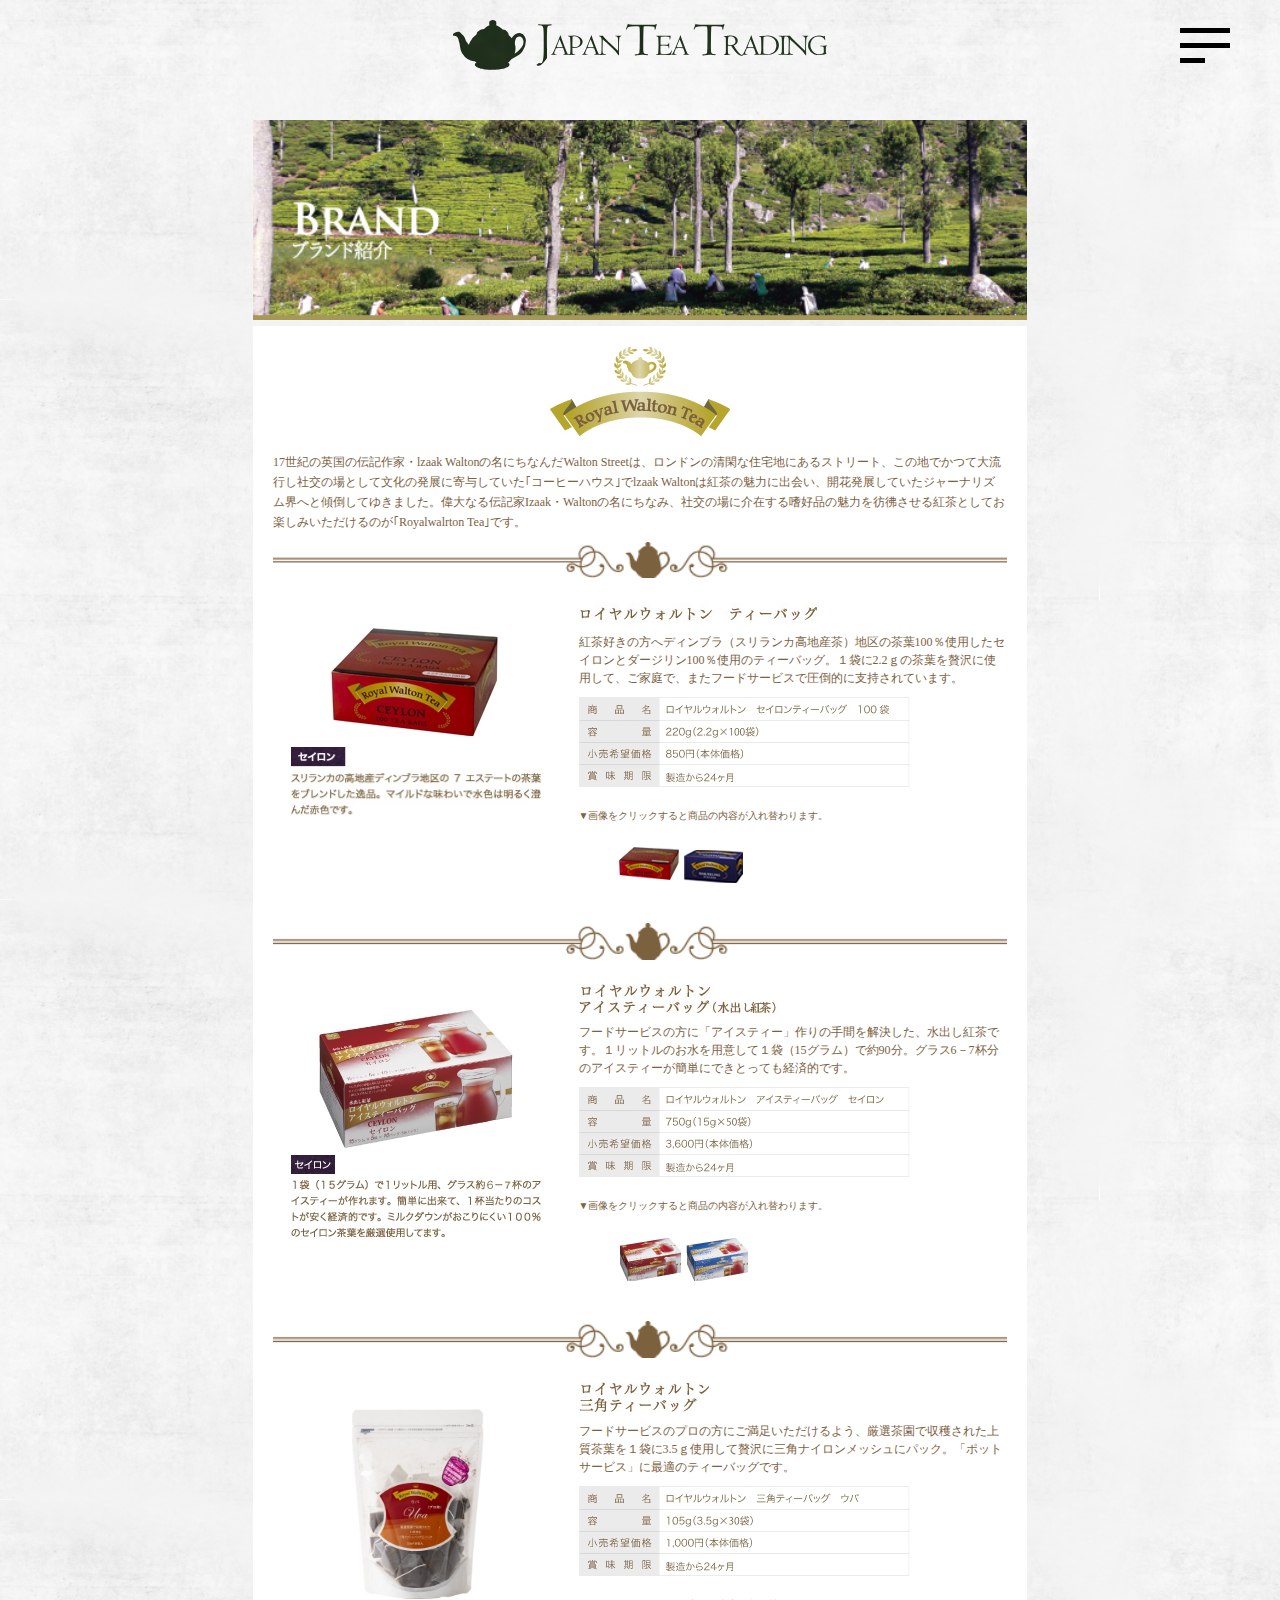
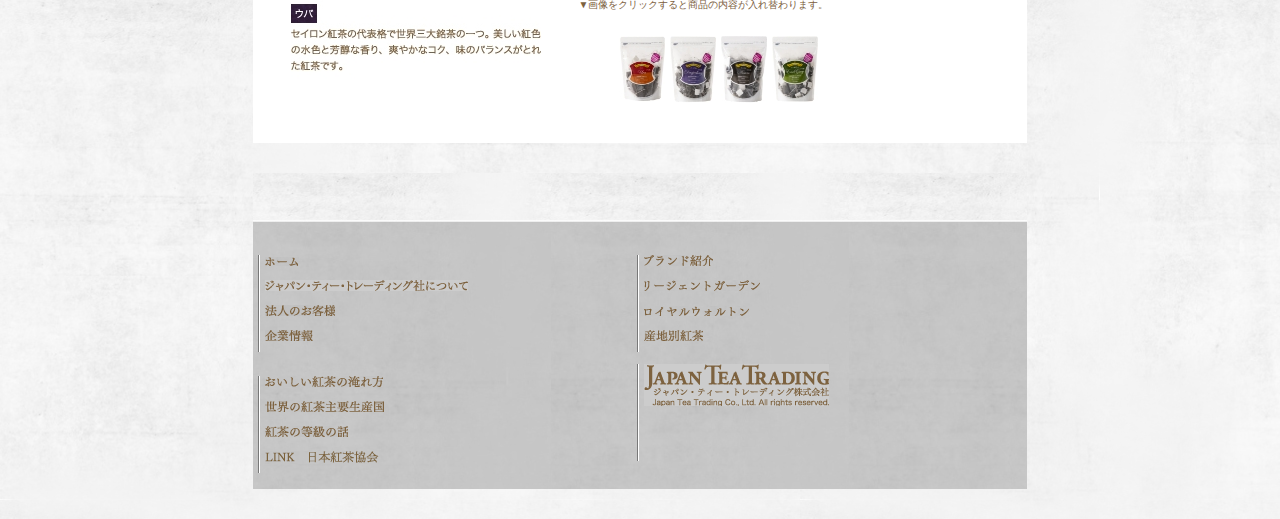
<file: royalwalton.html>
<!DOCTYPE html>
<html lang="en">
	<head>
		<meta charset="UTF-8">
		<meta http-equiv="X-UA-Compatible" content="IE=edge">
		<meta name="viewport" content="width=device-width, initial-scale=1.0">
		<title>Tea</title>
		<link href="./assets/css/common.css" rel="stylesheet" type="text/css" />
		<link href="./assets/css/place.css" rel="stylesheet" type="text/css" />
	</head>
	<body>
		<header>
			<div>
				<a href="./index.html"><img src="./assets/img/logo.svg" alt="logo"></a>
				
				<div class="menu-btn sp" onclick="menuClick(this)">
					<span></span>
					<span></span>
					<span></span>
				</div>
			</div>
		</header>
		<div class="menu" onclick="menuClose()">
			<div><a href="./index.html">ホーム</a></div>
			<div><a href="./aboutus.html">ジャパン•ティー•トレーディング社について</a></div>
			<div><a href="./brand.html">ブランド紹介</a></div>
			<div><a href="./forcompany.html">法人のお客様</a></div>
			<div><a href="./profile.html">会社情報</a></div>
			<div><a href="./form.html">お問い合わせ</a></div>
		</div>

<div id="wrapper">
	<div id="container">
		<div id="contents">
			<p>
				<script type="text/javascript">// <![CDATA[
					function showimg1(){
						document.area1.src = "./assets/img/rw_100_01_photo.jpg";
						document.area2.src = "./assets/img/rw_rw_01_spec.jpg"; 
					}
					function showimg2(){
						document.area1.src = "./assets/img/rw_50_01_photo.jpg";
						document.area2.src = "./assets/img/rw_50_01_spec.jpg"; 
					} function showimg3(){
						document.area5.src = "./assets/img/rg_mz_01_photo.jpg";
						document.area6.src = "./assets/img/rg_mz_01_spec.jpg"; 
					} function showimg4(){
						document.area5.src = "./assets/img/rg_mz_02_photo.jpg";
						document.area6.src = "./assets/img/rg_mz_02_spec.jpg"; 
					} function showimg5(){
						document.area7.src = "./assets/img/rw_tri_01_photo.jpg";
						document.area8.src = "./assets/img/rw_tri_01_spec.jpg"; 
					} function showimg6(){
						document.area7.src = "./assets/img/rw_tri_02_photo.jpg";
						document.area8.src = "./assets/img/rw_tri_02_spec.jpg"; 
					} function showimg7(){
						document.area7.src = "./assets/img/rw_tri_03_photo.jpg";
						document.area8.src = "./assets/img/rw_tri_03_spec.jpg"; 
					} function showimg8(){
						document.area7.src = "./assets/img/rw_tri_04_photo.jpg";
						document.area8.src = "./assets/img/rw_tri_04_spec.jpg"; 
					}
				</script><br />
				<script type="text/javascript" language="JavaScript">// <![CDATA[
					var imgFile= new Array(); //画像ファイル 配列変数。
					imgFile[0]="./assets/img/rw_100_01_photo.jpg";
					imgFile[1]="./assets/img/rw_rw_01_spec.jpg";
					imgFile[2]="./assets/img/rw_50_01_photo.jpg";
					imgFile[3]="./assets/img/rw_50_01_spec.jpg";
					imgFile[4]="./assets/img/rg_mz_01_photo.jpg";
					imgFile[5]="./assets/img/rg_mz_02_photo.jpg";
					imgFile[6]="./assets/img/rg_mz_02_spec.gif";
					imgFile[7]="./assets/img/rw_tri_01_photo.jpg";
					imgFile[8]="./assets/img/rw_tri_01_spec.jpg";
					imgFile[9]="./assets/img/rw_tri_02_photo.jpg";
					imgFile[10]="./assets/img/rw_tri_02_spec.jpg";
					imgFile[11]="./assets/img/rw_tri_03_photo.jpg";
					imgFile[12]="./assets/img/rw_tri_03_spec.jpg";
					imgFile[13]="./assets/img/rw_tri_04_photo.jpg";
					imgFile[14]="./assets/img/rw_tri_04_spec.jpg";
					var prImg= new Array();
					for (i=0; i<imgFile.length; i++){} //imgFile.length はその個数。    prImg[i] = new Image();//新しいイメージ(画像)オブジェクトを生成     prImg[i].src = imgFile[i];//srcプロパティで画像ファイルのアドレス（URL)を設定。        }     var num = 0; //画像の番号。   function cngImg(){    num++;//番号を１進める。     Len=imgFile.length;   if (num == Len) // 番号が配列の個数になったら    { num=0; } 　　// 0にする。     document.getElementById('gazo').src =imgFile[num];//画像の切り替え    }
				</script>
			</p>
			<h2 class="banner-img"><img src="./assets/img/header_brand.jpg" alt="プレミアム品質の紅茶を適正価格で" width="640" height="165" /></h2>
			<div id="content_page">
				<div id="logoarea" align="center">
					<h2><img src="./assets/img/rg_logo.jpg" alt="リージェントガーデン" /></h2>
				</div>
				<p class="read">17世紀の英国の伝記作家・lzaak Waltonの名にちなんだWalton Streetは、ロンドンの清閑な住宅地にあるストリート、この地でかつて大流行し社交の場として文化の発展に寄与していた｢コーヒーハウス｣でlzaak Waltonは紅茶の魅力に出会い、開花発展していたジャーナリズム界へと傾倒してゆきました。偉大なる伝記家Izaak・Waltonの名にちなみ、社交の場に介在する嗜好品の魅力を彷彿させる紅茶としてお楽しみいただけるのが｢Royalwalrton Tea｣です。</p>
				<div class="brand_bar"><img src="./assets/img/bar.gif" alt="" /></div>
				<div class="catarogbox">
					<div class="catarog_img">
						<img src="./assets/img/rw_100_01_photo.jpg" alt="" name="area1" vspace="25" />
					</div>
					<div class="catarog_spec">
						<h3><img src="./assets/img/rw_100_01_name.jpg" alt="ロイヤルウォルトン　ティーバッグ" /></h3>
						<p class="px10">紅茶好きの方へディンブラ（スリランカ高地産茶）地区の茶葉100％使用したセイロンとダージリン100％使用のティーバッグ。１袋に2.2ｇの茶葉を贅沢に使用して、ご家庭で、またフードサービスで圧倒的に支持されています。</p>
						<div class="specarea"><img src="./assets/img/rw_rw_01_spec.jpg" alt="" name="area2" /></div>
						<p class="small">▼画像をクリックすると商品の内容が入れ替わります。</p>
						<ul>
							<li><a onclick="showimg1()" href="javascript:void(0);"><img src="./assets/img/rw_100_01_thum.jpg" alt="ロイヤルウォルトン　セイロンティーバッグ" width="60" height="33" /></a></li>
							<li><a href="javascript:void(0);" onclick="showimg2()"><img src="./assets/img/rw_50_01_thum.jpg" alt="ロイヤルウォルトン　ダージリンティーバッグ" width="60" height="36"></a></li>
						</ul>
					</div>
					<div class="crea"></div>
				</div>
				<div class="brand_bar marginttop_20"><img src="./assets/img/bar.gif" alt="" /></div>
				<div class="catarogbox">
					<div class="catarog_img"><img src="./assets/img/rg_mz_01_photo.jpg" alt="" name="area5" vspace="25" /></div>
						<div class="catarog_spec">
							<h3><img src="./assets/img/rw_water_name.jpg" alt="" /></h3>
							<p class="px10">フードサービスの方に「アイスティー」作りの手間を解決した、水出し紅茶です。１リットルのお水を用意して１袋（15グラム）で約90分。グラス6－7杯分のアイスティーが簡単にできとっても経済的です。</p>
							<div class="specarea"><img src="./assets/img/rg_mz_01_spec.jpg" alt="ロイヤルウォルトン　アイスティーバッグ" name="area6" /></div>
							<p class="small">▼画像をクリックすると商品の内容が入れ替わります。</p>
							<ul>
								<li><a onclick="showimg3()" href="javascript:void(0);"><img src="./assets/img/rg_mz_01_thum.jpg" alt="ロイヤルウォルトン　アイスティーバッグセイロン" /></a></li>
								<li><a onclick="showimg4()" href="javascript:void(0);"><img src="./assets/img/rg_mz_02_thum.jpg" alt="ロイヤルウォルトン　アイスティーバッグアールグレイ" /></a></li>
							</ul>
						</div>
						<div class="crea"></div>
					</div>
					<div class="brand_bar marginttop_20"><img src="./assets/img/bar.gif" alt="" /></div>
					<div class="catarogbox">
						<div class="catarog_img"><img src="./assets/img/rw_tri_01_photo.jpg" alt="" name="area7" vspace="25" /></div>
						<div class="catarog_spec">
							<h3><img src="./assets/img/rw_tri_name.jpg" alt="ロイヤルウォルトン　三角ティーバッグ" /></h3>
							<p class="px10">フードサービスのプロの方にご満足いただけるよう、厳選茶園で収穫された上質茶葉を１袋に3.5ｇ使用して贅沢に三角ナイロンメッシュにパック。「ポットサービス」に最適のティーバッグです。</p>
							<div class="specarea"><img src="./assets/img/rw_tri_01_spec.jpg" alt="" name="area8" /></div>
								<p class="small">▼画像をクリックすると商品の内容が入れ替わります。</p>
								<ul>
									<li><a onclick="showimg5()" href="javascript:void(0);"><img src="./assets/img/rw_tri_01_thum.jpg" alt="ロイヤルウォルトン　三角ティーバッグ　ウバ" /></a></li>
									<li><a onclick="showimg6()" href="javascript:void(0);"><img src="./assets/img/rw_tri_02_thum.jpg" alt="ロイヤルウォルトン　三角ティーバッグ　ダージリン" /></a></li>
									<li><a onclick="showimg7()" href="javascript:void(0);"><img src="./assets/img/rw_tri_03_thum.jpg" alt="ロイヤルウォルトン　三角ティーバッグ　アッサム" /></a></li>
									<li><a onclick="showimg8()" href="javascript:void(0);"><img src="./assets/img/rw_tri_04_thum.jpg" alt="ロイヤルウォルトン　三角ティーバッグ　アールグレイ" /></a></li>
								</ul>
							</div>
							<div class="crea"></div>
						</div>
					</div>
				</div>
				<div class="crea"></div>
			</div>
		</div>

	<div class="crea"></div>
	<div id="footer">
		<div id="container" class="container">
			<div id="contents">
				<div id="footer_in1">
					<ul>
						<li><a href="./index.html"><img src="./assets/img/01.gif" width="34" height="9"></a></li>
						<li><a href="./aboutus.html"><img src="./assets/img/12.gif"></a></li>
						<li><a href="./forcompany.html"><img src="./assets/img/13.gif"></a></li>
						<li><a href="./profile.html"><img src="./assets/img/14.gif"></a></li>
				</ul>
					<ul>
						<li><a href="./brand.html"><img src="./assets/img/02.gif" width="69" height="11"></a></li>
						<li><a href="./regentgarden.html"><img src="./assets/img/03.gif"></a></li>
						<li><a href="./royalwalton.html"><img src="./assets/img/04.gif"></a></li>
						<li><a href="./businessuse.html"><img src="./assets/img/05.gif" width="59" height="11"></a></li>
					</ul>
					<ul>
						<li><a href="./content01.html"><img src="./assets/img/07.gif"></a></li>
						<li><a href="./content02.html"><img src="./assets/img/08.gif"></a></li>
						<li><a href="./content03.html"><img src="./assets/img/09.gif"></a></li>
						<li><a href="http://www.tea-a.gr.jp/" target="_blank"><img src="./assets/img/15.gif"></a></li>
					</ul>
					<div id="footer_logo">
						<img src="./assets/img/11.gif">
					</div>
					<div class="crea"></div>
				</div>
			</div>
		</div>
	</div>
	<script type="text/javascript">
		(function() {
			var request, b = document.body, c = 'className', cs = 'customize-support', rcs = new RegExp('(^|\\s+)(no-)?'+cs+'(\\s+|$)');

			request = true;

			b[c] = b[c].replace( rcs, '' );
			b[c] += ( window.postMessage && request ? ' ' : ' no-' ) + cs;
		}());
	</script>
	
	<script src="./assets/js/main.js"></script>
	</body>
</html>
</file>
<file: assets/css/common.css>
@charset "shift_jis";
.pc {
  display: block;
}
.sp {
  display: none;
}
header {
  position: fixed;
  top: 0;
  left: 0;
  right: 0;
  z-index: 1000;
  padding: 20px 0;
  transition: all .3s ease;
}
header>div {
  display: flex;
  justify-content: center;
  align-items: center;
  position: relative;
}
header>div>a {
  display: flex;
}
header>div>a img{
  height: 50px;
}
.header-scroll {
  padding: 10px 0;
  background-color: rgba(125, 98, 63, .5);
  box-shadow: 0 0 5px rgba(0, 0, 0, .5);
}
.menu-btn {
  position: absolute;
  right: 50px;
  display: flex !important;
  flex-direction: column;
  justify-content: center;
  align-items: flex-start;
  cursor: pointer;
}
.menu-btn span {
  width: 50px;
  height: 5px;
  background-color: black;
  margin: 5px 0;
  transition: all .3s ease;
}
.menu-btn span:nth-child(3) {
  width: 25px;
}
.menu-btn:hover span:nth-child(3) {
  width: 50px;
}
.menu-open span:nth-child(1) {
  transform: rotate(135deg) translate(11px, -10px);
  background-color: white;
}
.menu-open span:nth-child(2) {
  width: 0px;
  opacity: 0;
  background-color: white;
}
.menu-open span:nth-child(3) {
  width: 50px;
  transform: rotate(-135deg) translate(10px, 10px);
  background-color: white;
}
.menu {
  position: fixed;
  color: white;
  background-color: rgba(72, 84, 68, .5);
  right: 0;
  top: 0;
  left: 0;
  bottom: 0;
  text-align: center;
  height: 100vh;
  padding-top: 200px;
  overflow-y: auto;
  backdrop-filter: blur(3px);
  font-size: 24px;
  transform: translateY(-30%);
  opacity: 0;
  z-index: -1;
  transition: all .3s ease;
}
.menu-main-open {
  transform: translateY(0) !important;
  opacity: 1 !important;
  z-index: 999 !important;
}
.menu>div {
  padding: 10px 0;
  position: relative;
}
.menu p {
  cursor: pointer;
  display: inline;
  position: relative;
  padding-right: 1em;
}
.menu a {
  color: white;
  font-weight: bold;
  position: relative;
  transition: all .3s ease;
}
.menu p span {
  transition: all .3s ease;
  position: absolute;
  right: 0;
}
.menu a::after {
  border-bottom: 1px solid white;
  position: absolute;
  content: '';
  bottom: -2px;
  left: -2%;
  width: 104%;
  transform: scale(0);
  transform-origin: 0%;
  transition: all .3s ease;
}
.menu a:hover {
  color: white;
}
.menu a:hover::after {
  transform: scale(1);
}
/* ------------------------------------------------------------------------ */
#linkbox {
  float: left;
  padding-right: 25px;
  padding-left: 25px;
}
#linkbox h3 { padding-bottom: 5px; }

/*タグの再定義*/
html{
    height:100%;
}

#parts_right p {
  padding-bottom: 10px;
  border-bottom-width: 1px;
  border-bottom-style: solid;
  border-bottom-color: #806340;
}
.top10 { padding-top: 10px; }

.marginttop_20 { padding-top: 20px; }
#plo_tex {
  margin-top: 10px;
  border: 1px solid #806340;
  margin-bottom: 20px;
}
#plo_tex2 {
  margin-top: 10px;
  margin-bottom: 20px;
}
#plo_tex tr td {
  padding: 10px;
  font-size: 12px;
  
  line-height: 20px;
}
#plo_tex2 tr td {
  padding: 5px;
  font-size: 12px;
  line-height: 20px;
}
#plo_tex tr .item {
  background-color: #E6E0D9;
  width: 80px;
  border-bottom-width: 1px;
  border-bottom-style: dashed;
  border-bottom-color: #806340;
}
#plo_tex tr .item_last {
  background-color: #E6E0D9;
  width: 80px;
}
#plo_tex tr .con {
  border-bottom-width: 1px;
  border-bottom-style: dashed;
  border-bottom-color: #806340;
}
#plo_tex tr .itemform {
  background-color: #E6E0D9;
  width: 120px;
  border-bottom-width: 1px;
  border-bottom-style: dashed;
  border-bottom-color: #806340;
}
#plo_tex tr .itemform_last {
  background-color: #E6E0D9;
  width: 120px;
}
.boder_5 {
  border-top-width: 5px;
  border-top-style: solid;
  border-top-color: #7D623F;
}
.boder_5b {
  border-bottom-width: 5px;
  border-bottom-style: solid;
  border-bottom-color: #7D623F;
}
#plo_tex2 tr .item2 {
  width: 90px;
  text-align: right;
  vertical-align: top;
  border-right-width: 1px;
  border-right-style: dashed;
  border-right-color: #7D623F;
  background-color: #E6E0D9;
  padding-top: 10px;
  padding-right: 10px;
  padding-bottom: 10px;
  padding-left: 10px;
  white-space: nowrap;
}
.boder_none {
  border-top-width: 0px;
  border-right-width: 0px;
  border-bottom-width: 0px;
  border-left-width: 0px;
  border-top-style: none;
  border-right-style: none;
  border-bottom-style: none;
  border-left-style: none;
}
.pro_bg {
  background-image: url(../img/pro_bg.jpg);
  background-repeat: no-repeat;
  background-position: right top;
}
#top20 { padding-top: 20px; }

body {
min-height:100%;

  background-image: url(../img/bg.jpg);
  margin: 0px;
  background-color: #f7f7f7;
  color: #7D623F;
  
}
a {
  text-decoration: none;
  color: #333;
}
li {
  list-style-type: none;
  float: left;
  margin: 0px;
  padding: 0px;
  display: block;
}

p,h1,h3,h2{
  margin: 0px;
  padding: 0px;
}
a img {
  border-top-style: none;
  border-right-style: none;
  border-bottom-style: none;
  border-left-style: none;
}

img {
  max-width: 100%;
}
/*共通仕様クラス*/
.crea { clear: both; }
.m_botttom_20 { padding-bottom: 20px; }
.m_botttom_10 { padding-bottom: 0px; }

/* ----------------------------------------------------------------table---------------> */
.contact-table {
  font-size: 12px;
  margin-top: 40px !important;
  width: 100%;
  margin: auto;
  color: #7D623F;
  border-collapse: collapse;
}
.contact-table input{
  width: 100%;
  height: 100%;
  padding: 5px 0;
}
.contact-table textarea{
  width: 100%;
  height: 100%;
}
.contact-table td:first-child {
  vertical-align: top;
  border: 2px solid white;
  padding: 10px;
  line-height: 1.8;
}
.contact-table td:last-child {
  vertical-align: top;
  border: 1px solid #E6E0D9;
  padding: 10px;
  line-height: 1.8;
}
.contact-table td:first-child {
  border-left: none;
  background-color: #E6E0D9;
  white-space: nowrap;
}
.contact-table td:last-child {
  border-right: none;
  background-color: white;
}
.submit-btn {
  margin: auto;
  border: 2px solid #7D623F!important;
  height: 50px;
  margin-top: 20px;
  font-weight: bold;
  background-color: white;
  color: #7D623F;
  width: 50%;
}
.submit-btn:hover {
  background-color: #7D623F;
  color: white;
}

/*フォーマット用*/

#brand_1 {
  padding-top: 10px;
  padding-right: 25px;
  padding-left: 25px;
}
.braqnd_in_p {
  font-size: 11px;
  padding-top: 10px;
  padding-right: 10px;
  padding-left: 10px;
  line-height: 18px;
  text-align: center;
}

#brand_2 {
  padding-top: 32px;
  padding-right: 21px;
  padding-left: 21px;
}

#brand_3 {
  padding-top: 108px;
  padding-right: 49px;
  padding-left: 49px;
}

#container {
  width: 1080px;
  margin-right: auto;
  margin-left: auto;
  margin-top: 0px;
  padding-bottom: 30px;
  display: block;
  min-height:100%;
  background-repeat: repeat-y;
  background-position: 0px 500px;
}
#container_in #left {
  width: 595px;
  float: left;
  font-size: 12px;
  line-height: 20px;
}
#container_in #right {
  float: left;
  width: 205px;
  padding-left: 20px;
}

.banner-img {
  width: 100%;
}
.banner-img img {
  width: 100%;
  height: auto;
}

#contents {
  width: 90%;
  margin: auto;
  padding-top: 100px;
  min-height:100%;
}
#footer #container #contents{
  background-image: url(../img/gmenu_bottom_bg.jpg);
  background-repeat: repeat-x;
  padding-top: 60px;
  padding-bottom: 20px;
}

#footer_in1 {
  width: 100%;
  margin-right: auto;
  margin-left: auto;
  margin-top: 0px;
  padding-top: 10px;
  padding-bottom: 20px;
  height: 96px;
  background-repeat: no-repeat;
  padding-left: 5px;
}
.top20 { padding-top: 20px; }

#footer_in1 ul {
  width: 224px;
  float: left;
  background-image: url(../img/footer_bar.gif);
  background-repeat: repeat-y;
  padding-left: 7px;
  font-family: "筑紫明朝Pro", "ＭＳ Ｐ明朝", "MS PMincho", "ヒラギノ明朝 Pro W3", "Hiragino Mincho Pro", serif;
  color: #7D623F;
  font-size: 12px;
  font-weight: normal;
  height: 97px;
}
#footer_in1 ul li {
  width: 210px;
  text-align: left;
  padding-bottom: 10px;
}
#footer_logo  {
  width: 210px;
  float: left;
  background-image: url(../img/footer_bar.gif);
  background-repeat: repeat-y;
  padding-left: 7px;
  font-family: "ＭＳ Ｐ明朝", "MS PMincho", "ヒラギノ明朝 Pro W3", "Hiragino Mincho Pro", serif;
  color: #7D623F;
  height: 97px;
}
#info_box { padding-top: 20px; }
#brand_box { padding-top: 20px; }
#info_box #in {
  font-size: 12px;
  line-height: 20px;
  padding: 5px;
  margin-top: 0px;
  border-top-width: 1px;
  border-bottom-width: 1px;
  border-top-style: solid;
  border-bottom-style: solid;
  border-top-color: #7D623F;
  border-bottom-color: #7D623F;
}
.braqnd_in {
  float: left;
  padding-right: 10px;
  width: 206px;
  background-image: url(../img/brand_bg.jpg);
  background-repeat: no-repeat;
  height: 194px;
}
.read {
  padding-top: 10px;
  padding-bottom: 10px;
}
.about_box1 {
  background-color: #E5E0D9;
  border-bottom-width: 1px;
  border-bottom-style: solid;
  border-top-color: #CFCBC5;
  border-bottom-color: #FFF;
  padding-top: 10px;
  padding-right: 0px;
  padding-bottom: 10px;
  padding-left: 10px;
  border-top-width: 1px;
  border-top-style: solid;
  display: flex;
}
.about_box1 .left h3 { padding-bottom: 5px; }
.about_box1 .left {
  float: left;
  /* width: 339px; */
  padding-right: 20px;
}
.about_box1 .right {
  float: left;
  min-width: 230px;
  padding-top: 20px;
}
.braqnd_in_last {
  float: left;
  padding-left: 1px;
  width: 206px;
  background-image: url(../img/brand_bg2.jpg);
  background-repeat: no-repeat;
  height: 194px;
}
#footer_in1 { }
#content_menu {
  background-image: url(../img/content_bg.png);
  height: 158px;
  width: 640px;
}
#content_page {
  background-color: #FFF;
  padding: 20px;
  margin: auto;
  /* text-align: center; */
  display: flex;
  flex-direction: column;
  /* align-items: center; */
}
p {
  font-size: 12px;
  line-height: 20px;
}
.px10 {
  font-size: 12px;
  line-height: 18px;
  float: left;
  display: block;
  width: 100%;
  /* width: 330px; */
}
.catarog_spec h3 {
  float: left;
  padding-bottom: 5px;
}
.specarea {
  float: left;
  padding-top: 10px;
  padding-bottom: 15px;
}
.catarog_spec ul li {
  display: block;
  float: left;
  padding-right: 5px;
}
.catarog_spec {
  float: left;
  width: 60%;
  display: flex;
  flex-direction: column;
}
.catarog_img {
  float: left;
  padding-right: 20px;
  width: 40%;
  text-align: center;
}
.catarogbox { 
  padding-top: 20px; 
  display: flex;
  justify-content: space-around;
}
.catarog_spec ul li a:hover img{
  opacity:0.7;
  filter: alpha(opacity=70);
}
#parts_left {
  float: left;
  width: 279px;
  padding-right: 20px;
}
#parts_box {
  padding-top: 20px;
  padding-bottom: 20px;
}
#parts_box2 { padding-top: 10px; }
#parts_box2 .left {
  border-top-width: 1px;
  border-top-style: solid;
  border-top-color: #806340;
  float: left;
  width: 289px;
  border-right-width: 1px;
  border-right-style: solid;
  border-right-color: #806340;
  padding-top: 10px;
  padding-right: 10px;
  height: 130px;
}
#parts_box2 .right {
  float: left;
  width: 290px;
  padding-left: 10px;
  padding-top: 10px;
  border-top-width: 1px;
  border-top-style: solid;
  border-top-color: #806340;
  height: 130px;
}
#parts_box2 p  {
  width: 185px;
  float: left;
  text-align: justify;
  padding-right: 10px;
}
#parts_box2  .ima { float: left; }

#parts_right {
  float: left;
  width: 300px;
}
#parts_right h4 {
  margin: 0px;
  padding-bottom: 5px;
}
#client_box {
  height: 120px;
  width: 100%;
  padding-top: 200px;
  margin-bottom: 10px;
  padding-bottom: 10px;
  border-bottom-width: 1px;
  border-bottom-style: dashed;
  border-bottom-color: #AF9F58;
}
#client_in1 {
  float: left;
  width: 30%;
  border: solid 4px #AF9F58;
  /* background-color: #AF9F58; */
  padding-top: 5px;
  padding-right: 5px;
  padding-bottom: 5px;
  padding-left: 5px;
}
#client_in1 img {
  width: 100%;
}
#client_box2 h4 {
  background-color: #FFF;
  margin: 0px;
  font-size: 12px;
  font-weight: bold;
  padding-top: 5px;
  padding-right: 5px;
  padding-bottom: 0px;
  padding-left: 5px;
}
.client_btn { padding-top: 20px; }

#client_box2 {
  padding-top: 10px;
  display: flex;
}
.margine10 {
  float: left;
  height: 10px;
  width: 10px;
}
#client_box2 p {
  padding: 5px;
  background-color: #FFF;
}
.brand_box .left {
  float: left;
  min-width: 150px;
  padding-right: 20px;
}
.brand_box .right {
  float: left;
  /* width: 430px; */
}
.brand_box .brand_btn  { padding-top: 5px; }
.brand_bar img{
  width: 100%;
}
.brand_bar2 {
  border-top-width: 1px;
  border-top-style: dashed;
  border-top-color: #AF9F58;
  margin-top: 10px;
  margin-bottom: 0px;
}

.brand_box { 
  padding-top: 10px;
  display: flex;
}
.brand_box .right h3 { padding-bottom: 5px; }
#brand_in {
  border: 1px solid #7D623F;
  padding: 15px;
  background-color: #FFF;
  display: flex;
  justify-content: space-around;
}
#brand_in a:hover img{
  opacity:0.7;
  filter: alpha(opacity=70);
}
#brand1 {
  background-image: url(../img/brand_bar.jpg);
  padding-right: 2px;
  float: left;
  width: 30%;
  background-repeat: no-repeat;
  background-position: right;
}
#brand1 img {
  width: 100%;
  height: auto;
}
#content_in {
  border: 1px solid #7D623F;
  padding: 15px;
  /* background-color: #475443; */
  background-image: url(../img/content_bg.png);
  background-size: cover;
  background-position: center;
  display: flex;
  justify-content: space-around;
}
#content_in a:hover img{
  opacity:0.7;
  filter: alpha(opacity=70);
}
#biz .item {
  width: 120px;
  font-size: 12px;
  line-height: 20px;
  background-color: #E6E0D9;
  padding-top: 10px;
  padding-right: 10px;
  padding-bottom: 10px;
  padding-left: 10px;
  border-bottom-width: 1px;
  border-bottom-style: dashed;
  border-bottom-color: #7D623F;
}
#biz .item_last {
  width: 120px;
  font-size: 12px;
  line-height: 20px;
  background-color: #E6E0D9;
  padding-top: 10px;
  padding-right: 10px;
  padding-bottom: 10px;
  padding-left: 10px;
}
#biz .in {
  padding: 10px;
  font-size: 12px;
  line-height: 20px;
  border-bottom-width: 1px;
  border-bottom-style: dashed;
  border-bottom-color: #7D623F;
  background-color: #FFF;
}
#biz .in_last {
  padding: 10px;
  font-size: 12px;
  line-height: 20px;
  background-color: #FFF;
}
#biz {
  background-color: #806340;
  padding: 1px;
}
.infoborder {
  border-bottom-width: 1px;
  border-bottom-style: dashed;
  border-bottom-color: #7D623F;
}
.drip_box {
  border-top-width: 5px;
  border-top-style: solid;
  border-top-color: #AF9F58;
  padding-top: 20px;
}
.drip_in {
  padding-top: 20px;
  display: flex;
  justify-content: space-between;
}
.dripin1 {
  float: left;
  /* width: 193px; */
  width: 33%;
  padding-right: 10px;
}
.dripin1 img {
  width: 100%;
}
.dripin2 {
  float: left;
  /* width: 193px; */
  width: 33%;
}
.dripin2 img {
  width: 100%;
}
.drip_in p { padding-top: 0px; }
.margin20 { margin-top: 20px; }
.cli_bg {
  background-image: url(../img/cli.jpg);
  background-repeat: no-repeat;
  background-position: 0px 0px;
  background-size: contain;
}
#bui_box {
  /* background-image: url(../img/bui_img.jpg);
  background-position: right 0px;
  background-repeat: no-repeat; */ 
}
#bui_box2 {
  width: 100%;
}
#grade_box {
  background-color: #E4DFD9;
  padding: 10px;
  /* width: 580px; */
  background-image: url(../img/grade_bg.jpg);
  background-repeat: repeat-y;
  border-bottom-width: 1px;
  border-bottom-style: solid;
  border-bottom-color: #FFF;
}
#grade_box .right {
  float: left;
  width: 48%;
  margin-top: 20px;
}
.padding_bottom_10 { padding-bottom: 10px; }

#bui_box .left 
{
  width: 100%;
}
#bui_box .left p img {
  float: right;
  height: 100px;
}
#grade_box .left {
  width: 48%;
  float: left;
  padding-right: 20px;
  margin-top: 20px;
}
#grade_box .left_in{
  display: flex;
  justify-content: space-between;
}
#grade_box .left_in p {
  float: left;
  width: 70%;
  padding-right: 10px;
  display: block;
}
.grade_bar2 {
  border-top-width: 5px;
  border-top-style: solid;
  border-top-color: #AF9F58;
  padding-top: 20px;
  margin-top: 20px;
}
.about_bar2 {
  border-top-width: 5px;
  border-top-style: solid;
  border-top-color: #AF9F58;
  padding-top: 20px;
  margin-top: 10px;
}

#grade_box .left_in .gradeimg  {
  float: left;
  display: block;
  width: 90px;
  margin-left: auto;
}
.about_tex {
  padding-top: 10px;
  padding-bottom: 10px;
}
.small {
  font-size: 10px;
  padding-bottom: 5px;
  display: block;
  float: left;
  /* width: 300px; */
}
#linkbox2 {
  margin-top: 0px;
  width: 618px;
  background-image: url(../img/banner_bg.jpg);
  border: 1px solid #7D623F;
  padding-top: 10px;
  padding-right: 10px;
  padding-bottom: 5px;
  padding-left: 10px;
}
.sa {
  padding-top: 20px;
  padding-bottom: 5px;
}


@media (max-width: 1290px) {
  #container {
      width: 860px;
  }
  #footer_in1 {
    width: 100%;
    padding-bottom: 130px;
  }
  #footer_in1 ul {
    width: 48%;
  }
  #footer_in1 ul li {
    width: 100%;
  }
}

@media (max-width: 1140px) {
  #container {
      width: 700px;
  }
  #client_box {
    padding-top: 130px;
  }
}

@media (max-width: 900px) {
  #container {
      width: 720px;
  }
  /* #placetable tr p{
    width: 50% !important;
  } */
}

@media (max-width: 767px) {
  .pc {
    display: none;
  }
  .sp {
    display: block;
  }
  header>div>a img {
    height: 30px;
  }
  .menu-btn {
    right: 20px;
  }
  .menu-btn span {
    width: 40px;
    height: 4px;
    margin: 4px 0;
  }
  #footer #container #contents{
    background-image: url(../img/gmenu_bottom_bg_sp.jpg);
    background-size: cover;
    padding: 20px 0;
  }
  .menu-btn:hover span:nth-child(3) {
    width: 40px;
  }
  .menu-open span:nth-child(1) {
    transform: rotate(135deg) translate(9px, -7px);
    background-color: white;
  }
  .menu-open span:nth-child(3) {
    width: 50px;
    transform: rotate(-135deg) translate(10px, 8px);
    background-color: white;
  }
  #container {
    width: 100%;
  }
  #contents {
    padding-top: 70px;
  }
  .pro_bg {
    background-image: unset;
  }
  .drip_box.sp .drip_in .dripin1 {
    width: 50%;
  }
  .drip_box.sp .drip_in .dripin1 img{
    width: 100%;
  }
  .drip_box.sp .drip_in .dripin2 {
    width: 50%;
  }
  .drip_box.sp .drip_in .dripin2 img{
    width: 100%;
  }
}

@media (max-width: 700px) {
  #client_in1{
    width: 100%;
    padding: unset;
    margin-bottom: 20px;
    background-color: unset;
  }
  #client_in1 img{
    width: 100%;
  }
}
@media (max-width: 640px) {
  .about_box1 {
    display: flex;
    flex-direction: column;
    padding: 10px;
  }
  .about_box1 .left {
    padding: unset
  }
  .about_box1 .right {
    width: 100%;
  }
  .about_box1 .right img {
    width: 100%;
  }
  #grade_box {
    display: flex;
    flex-direction: column;
  }
  #grade_box .left {
    width: 100%;
  }
  #grade_box .right {
    width: 100%;
  }
  #grade_box .left_in p {
    width: 80%;
  }
}
@media (max-width: 640px) {
  #client_box {
    height: 120px;
    padding-top: 100px;
  }
  .catarog_img {
    width: 100%;
  }
  .catarog_spec {
    width: 330px;
  }
  .catarogbox {
    flex-direction: column;
    align-items: center;
  }

}
@media (max-width: 500px) {
  .menu {
    font-size: 16px;
  }
  #footer_in1 ul {
    width: 100%;
    height: auto;
    background-image: none;
  }
  #footer_in1 ul li {
    width: 100%;
    text-align: center;
  }
  #footer_in1 {
    width: 90%;
    height: auto;
    padding-bottom: 0;
  }
  #footer_logo {
    width: 100%;
    height: auto;
    text-align: center;
    background-image: none;
  }

  .brand_box {
    display: flex;
    flex-direction: column-reverse;
  }
  .brand_box .left {
    padding: 20px 0;
    width: 100%;
  }
  .brand_box .left img{
    width: 100%;
  }
  .brand_btn {
    width: 50%;
    margin: auto;
  }
  #client_box {
    height: 170px;
    padding-top: 70px;
  }
  #client_box2 {
    display: flex;
    flex-direction: column;
  }
  #bui_box .left p img {
    width: 30%;
  }
}

@media (max-width: 400px) {
  .drip_in {
    flex-direction: column;
  }
  .drip_box.sp .drip_in .dripin1 {
    width: 100%;
  }
  .drip_box.sp .drip_in .dripin2 {
    width: 100%;
    margin-top: 20px;
  }
}
</file>
<file: assets/css/place.css>
@charset "shift_jis";
#placetable p {
  font-size: 10px;
  line-height: 13px;
  width: 50% !important;
}
#placetable td { vertical-align: top; }
#map { padding-bottom: 20px; }
#map img {
  width: 100%;
}
#other h2 {
  padding-top: 20px;
  padding-bottom: 10px;
}
#other h3 {
  padding-bottom: 5px;
  padding-top: 10px;
}

#placeleft p {
  padding-right: 10px;
  padding-left: 110px;
}
#placeright p { padding-left: 120px; 
}

/* CSS Document */

#place1 {
  background-image: url(../img/place_01.jpg);
  background-repeat: no-repeat;
  height: 248px;
  width: 299px;
}
#place1 p { padding-top: 158px; 
}

#place2 {
  background-image: url(../img/place_03.jpg);
  background-repeat: no-repeat;
  height: 125px;
  width: 299px;
}
#place2 p { padding-top: 32px; }

#place3 {
  background-image: url(../img/place_05.jpg);
  background-repeat: no-repeat;
  height: 124px;
  width: 299px;
}
#place3 p { padding-top: 33px; }

#place4 {
  background-image: url(../img/place_07.jpg);
  background-repeat: no-repeat;
  height: 129px;
  width: 299px;
}
#place4 p { padding-top: 37px; }
#place5 {
  background-image: url(../img/place_09.jpg);
  background-repeat: no-repeat;
  height: 251px;
  width: 299px;
}
#place5 p { padding-top: 163px; }
#place6 {
  background-image: url(../img/place_13.jpg);
  background-repeat: no-repeat;
  height: 124px;
  width: 299px;
}
#place6 p { padding-top: 35px; }
#place20 {
  background-image: url(../img/place_15.jpg);
  background-repeat: no-repeat;
  height: 129px;
  width: 299px;
}
#place20 p { padding-top: 34px; }


#place7 {
  background-image: url(../img/place_16.jpg);
  background-repeat: no-repeat;
  height: 135px;
  width: 299px;
}
#place7 p { padding-top: 43px; }
#place8 {
  background-image: url(../img/place_19.jpg);
  background-repeat: no-repeat;
  height: 125px;
  width: 299px;
}
#place8 p { padding-top: 31px; }

#place9 {
  background-image: url(../img/place_18.jpg);
  background-repeat: no-repeat;
  height: 121px;
  width: 299px;
}

#place9 p { padding-top: 45px; }
#place10 {
  background-image: url(../img/place_02.jpg);
  background-repeat: no-repeat;
  height: 248px;
  width: 301px;
}
#place10 p { padding-top: 158px; }
#place11 {
  background-image: url(../img/place_04.jpg);
  background-repeat: no-repeat;
  height: 125px;
  width: 301px;
}
#place11 p { padding-top: 33px; }

#place12 {
  background-image: url(../img/place_06.jpg);
  background-repeat: no-repeat;
  height: 124px;
  width: 301px;
}
#place12 p { padding-top: 35px; }

#place13 {
  background-image: url(../img/place_08.jpg);
  background-repeat: no-repeat;
  height: 129px;
  width: 301px;
}
#place13 p { padding-top: 35px; }

#place14 {
  background-image: url(../img/place_10.jpg);
  background-repeat: no-repeat;
  height: 122px;
  width: 301px;
}
#place14 p { padding-top: 31px; }

#place15 {
  background-image: url(../img/place_11.jpg);
  background-repeat: no-repeat;
  height: 127px;
  width: 301px;
}
#place15 p { padding-top: 33px; }

#place16 {
  background-image: url(../img/place_12.jpg);
  background-repeat: no-repeat;
  height: 124px;
  width: 301px;
}
#place16 p { padding-top: 30px; }

#place17 {
  background-image: url(../img/place_14.jpg);
  background-repeat: no-repeat;
  height: 145px;
  width: 301px;
}
#place17 p { padding-top: 43px; }

#place18 {
  background-image: url(../img/place_17.jpg);
  background-repeat: no-repeat;
  height: 112px;
  width: 301px;
}
#place18 p { padding-top: 29px; }
#place21 {
  background-image: url(../img/place_18.jpg);
  background-repeat: no-repeat;
  height: 134px;
  width: 301px;
}
#place21 p { padding-top: 38px; }


#place19 p{ padding-top: 43px; }
#place19 {
  background-image: url(../img/place_19.jpg);
  background-repeat: no-repeat;
  height: 121px;
  width: 301px;
}

@media (max-width: 700px) {
  #placetable tbody tr{
    display: flex;
    flex-direction: column;
    align-items: center;
  }
  #placetable #placeright {
    padding-top: 64px;
  }
  #place1 {
    background-position: center;
    width: 100%;
  }
  #place1 p {
    padding-left: 42%;
  }
  #place8 p {
    width: 67% !important;
    font-size: 12px;
    line-height: 1.5;
  }
}
</file>
